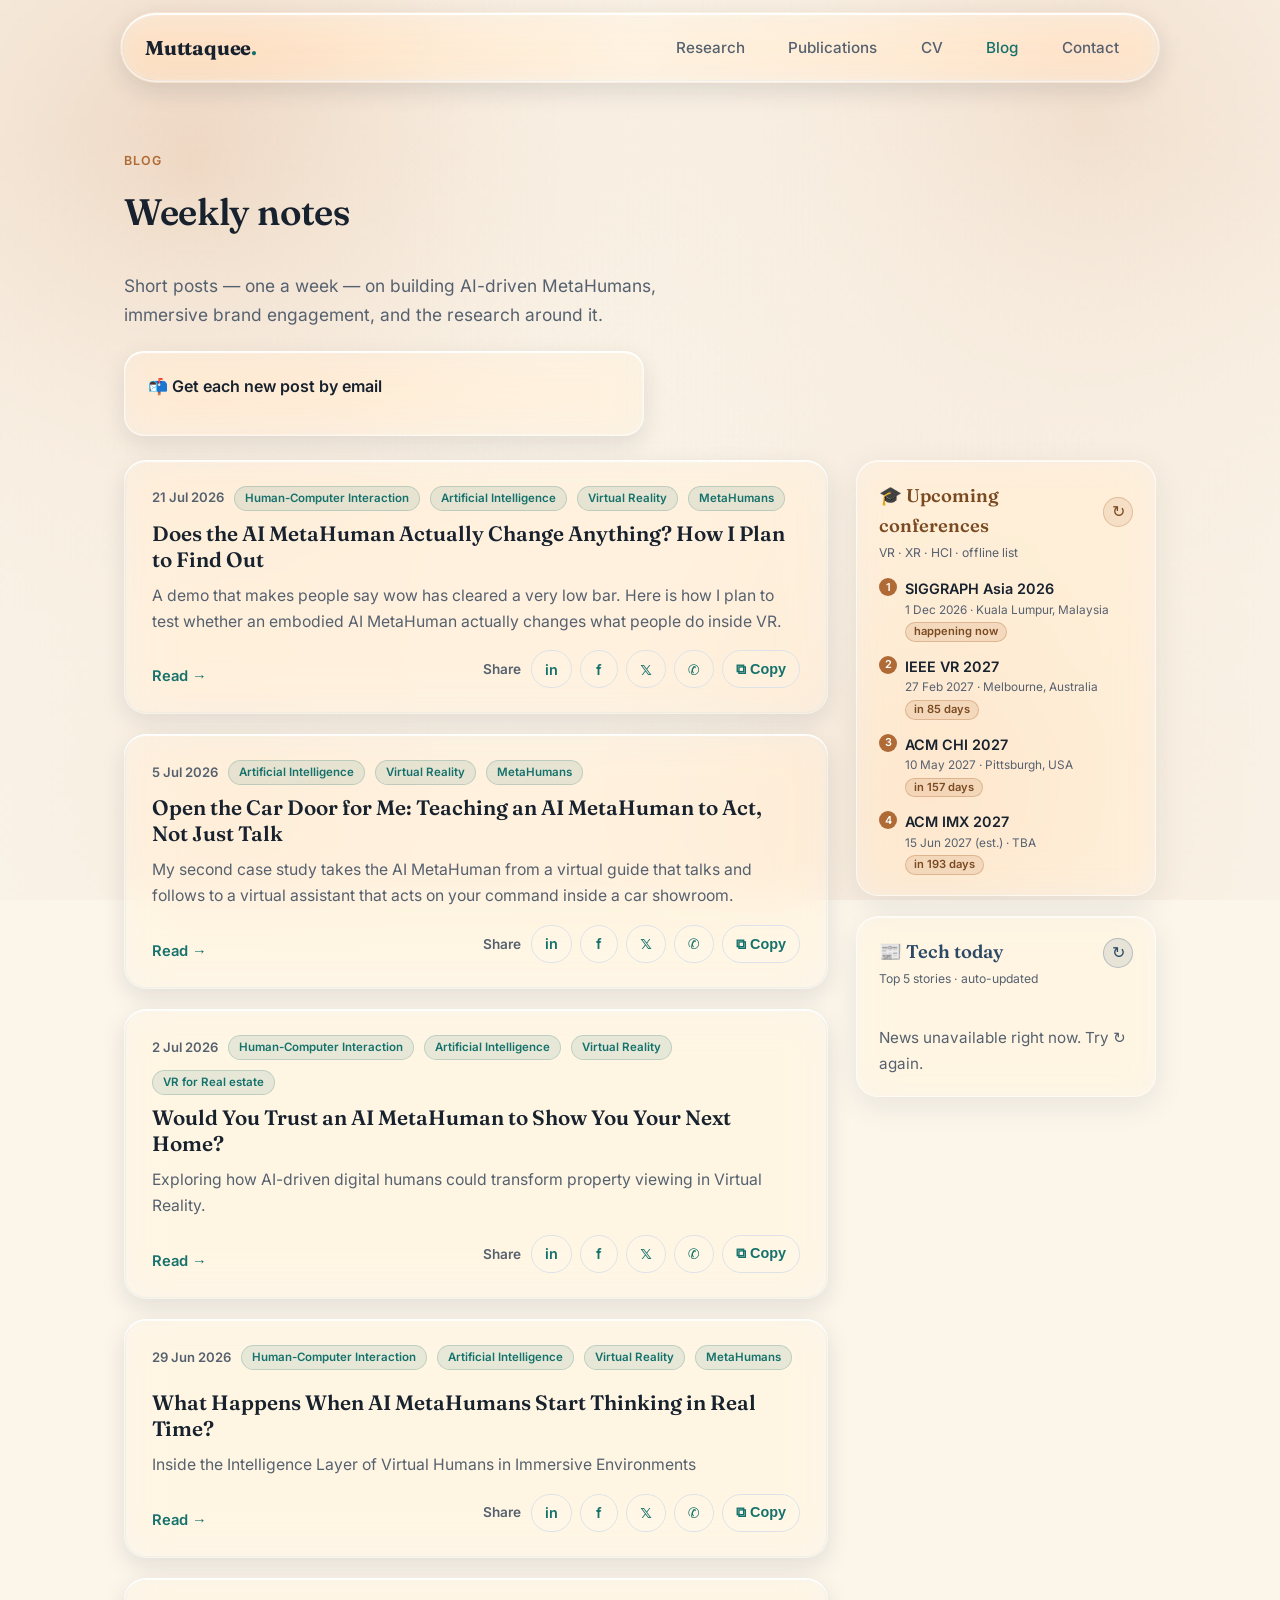
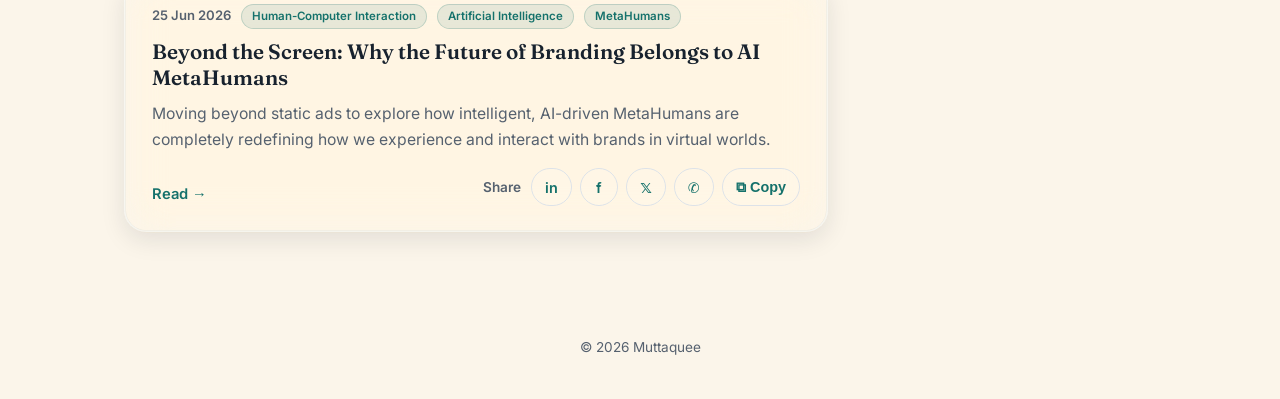
<file: blog.html>
<!DOCTYPE html>
<html lang="en">
<head>
  <meta charset="UTF-8" />
  <meta name="viewport" content="width=device-width, initial-scale=1.0" />
  <title>Blog — Muttaquee</title>
  <meta name="description" content="Weekly notes on AI-driven MetaHumans, immersive brand engagement, VR and HCI research." />
  <link rel="alternate" type="application/rss+xml" title="Muttaquee — Blog" href="feed.xml" />
  <!-- MailerLite Universal -->
  <script>
    (function(w,d,e,u,f,l,n){w[f]=w[f]||function(){(w[f].q=w[f].q||[])
    .push(arguments);},l=d.createElement(e),l.async=1,l.src=u,
    n=d.getElementsByTagName(e)[0],n.parentNode.insertBefore(l,n);})
    (window,document,'script','https://assets.mailerlite.com/js/universal.js','ml');
    ml('account', '2470299');
  </script>
  <link rel="preconnect" href="https://fonts.googleapis.com" />
  <link rel="stylesheet" href="fonts.css?v=9" />
  <link rel="stylesheet" href="style.css?v=64" />
</head>
<body>
  <!-- water ripple background (canvas simulation) -->
  <canvas class="ripple-canvas" aria-hidden="true"></canvas>

  <!-- NAV -->
  <header class="nav">
    <a href="index.html" class="brand">Muttaquee<span class="dot">.</span></a>
    <nav class="nav-links">
      <a href="index.html#research">Research</a>
      <a href="publications.html">Publications</a>
      <a href="cv.html?v=2">CV</a>
      <a href="blog.html" class="active">Blog</a>
      <a href="index.html#contact">Contact</a>
    </nav>
  </header>

  <!-- BLOG LIST -->
  <section class="section blog-head">
    <span class="kicker">Blog</span>
    <h1 class="section-title">Weekly notes</h1>
    <p class="lead">Short posts — one a week — on building AI-driven MetaHumans, immersive brand engagement, and the research around it.</p>

    <div class="sub-inline">
      <p class="sub-inline-label">📬 Get each new post by email</p>
      <div class="ml-embedded" data-form="4wUqQ5"></div>
    </div>
  </section>

  <section class="section blog-list-wrap">
    <div class="blog-grid">
      <ul id="blog-list" class="blog-list">
        <li class="blog-loading muted">Loading posts…</li>
      </ul>
      <aside class="news-side" aria-label="Conferences and technology news">
        <div class="news-box">
          <div class="box-head">
            <h2 class="news-title">🎓 Upcoming conferences</h2>
            <button class="box-reload" id="conf-reload" type="button" title="Reload conferences" aria-label="Reload conferences">↻</button>
          </div>
          <p class="news-sub" id="conf-sub">Open calls you can still submit to · VR · XR · HCI</p>
          <ol id="conf-list" class="news-list"><li class="muted">Loading…</li></ol>
        </div>
        <div class="news-box">
          <div class="box-head">
            <h2 class="news-title">📰 Tech today</h2>
            <button class="box-reload" id="news-reload" type="button" title="Reload news" aria-label="Reload news">↻</button>
          </div>
          <p class="news-sub" id="news-updated">Top 5 stories · auto-updated</p>
          <ol id="news-list" class="news-list"><li class="muted">Loading news…</li></ol>
        </div>
      </aside>
    </div>
  </section>

  <footer class="footer">
    <p>© <span id="year"></span> Muttaquee</p>
  </footer>

  <script src="assets/marked.min.js"></script>
  <script src="assets/confs.js?v=1"></script>
  <script src="script.js?v=20" defer></script>
  <script>
    let POSTS = [];
    function mountGiscus(el, term) {
      if (!el || el.dataset.mounted) return;
      el.dataset.mounted = "1";
      const s = document.createElement("script");
      const attrs = {
        src: "https://giscus.app/client.js",
        "data-repo": "muttaquee/muttaquee.github.io",
        "data-repo-id": "R_kgDOTDXe2A",
        "data-category": "Announcements",
        "data-category-id": "DIC_kwDOTDXe2M4C_6Is",
        "data-mapping": "specific",
        "data-term": term,
        "data-strict": "1",
        "data-reactions-enabled": "1",
        "data-emit-metadata": "0",
        "data-input-position": "bottom",
        "data-theme": "light",
        "data-lang": "en",
        crossorigin: "anonymous",
      };
      Object.entries(attrs).forEach(([k, v]) => s.setAttribute(k, v));
      s.async = true;
      el.appendChild(s);
    }
    function shareButtons(slug, title) {
      const link = location.origin + "/p/" + slug + ".html";
      const u = encodeURIComponent(link);
      const t = encodeURIComponent(title);
      return `<span class="post-share-label">Share</span>
        <a class="share-btn" href="https://www.linkedin.com/sharing/share-offsite/?url=${u}" target="_blank" rel="noopener" aria-label="Share on LinkedIn">in</a>
        <a class="share-btn" href="https://www.facebook.com/sharer/sharer.php?u=${u}" target="_blank" rel="noopener" aria-label="Share on Facebook">f</a>
        <a class="share-btn" href="https://twitter.com/intent/tweet?url=${u}&text=${t}" target="_blank" rel="noopener" aria-label="Share on X">𝕏</a>
        <a class="share-btn" href="https://wa.me/?text=${t}%20${u}" target="_blank" rel="noopener" aria-label="Share on WhatsApp">✆</a>
        <button class="share-btn share-copy" type="button" data-url="${link}" aria-label="Copy link">⧉ Copy</button>`;
    }
    function shareRow(slug, title) {
      return `<div class="post-share">${shareButtons(slug, title)}</div>`;
    }
    (async function renderBlogList() {
      const el = document.getElementById("blog-list");
      try {
        const res = await fetch("posts/index.json?cb=" + Date.now());
        const posts = await res.json();
        posts.sort((a, b) => (a.date < b.date ? 1 : -1)); // newest first
        POSTS = posts;
        if (!posts.length) { el.innerHTML = '<li class="muted">No posts yet — check back soon.</li>'; return; }
        el.innerHTML = posts.map((p) => {
          const d = new Date(p.date + "T00:00:00");
          const date = d.toLocaleDateString("en-GB", { day: "numeric", month: "short", year: "numeric" });
          const tags = (p.tags || []).map((t) => `<span class="blog-tag">${t}</span>`).join("");
          return `
            <li class="blog-card" data-slug="${encodeURIComponent(p.slug)}">
              <div class="blog-card-pad">
                <div class="blog-card-meta"><time>${date}</time>${tags}<span class="blog-views" data-views="${encodeURIComponent(p.slug)}">👁 …</span></div>
                <h2 class="blog-card-title">${p.title}</h2>
                <p class="blog-card-excerpt">${p.excerpt || ""}</p>
                <div class="blog-card-actions">
                  <button class="blog-readmore" type="button" aria-expanded="false">Read →</button>
                  <div class="card-share">${shareButtons(p.slug, p.title)}</div>
                </div>
                <div class="blog-expand-inner">
                  <div class="blog-expand-content post-body" data-loaded="0"></div>
                  <button class="blog-readmore blog-collapse" type="button">Collapse ↑</button>
                </div>
              </div>
            </li>`;
        }).join("");
        loadViewCounts(posts.map((p) => p.slug));
      } catch (e) {
        el.innerHTML = '<li class="muted">Could not load posts.</li>';
      }
    })();

    // ---- per-post read counters (stored in Cloudflare KV via the Worker) ----
    const VIEWS_API = "https://muttaquee-chat.pnanto313.workers.dev/views";
    async function loadViewCounts(slugs) {
      try {
        const res = await fetch(VIEWS_API + "?slugs=" + slugs.map(encodeURIComponent).join(","));
        const counts = await res.json();
        document.querySelectorAll(".blog-views").forEach((s) => {
          const slug = decodeURIComponent(s.dataset.views);
          if (counts[slug] !== undefined) s.textContent = "👁 " + counts[slug] + (counts[slug] === 1 ? " read" : " reads");
          else s.textContent = "";
        });
      } catch (e) {
        document.querySelectorAll(".blog-views").forEach((s) => (s.textContent = ""));
      }
    }
    function countRead(slug) {
      // one count per browser session per post
      const k = "read:" + slug;
      if (sessionStorage.getItem(k)) return;
      sessionStorage.setItem(k, "1");
      fetch(VIEWS_API, {
        method: "POST",
        headers: { "content-type": "application/json" },
        body: JSON.stringify({ slug }),
      }).then((r) => r.json()).then((d) => {
        const s = document.querySelector('.blog-views[data-views="' + encodeURIComponent(slug) + '"]');
        if (s && d.views !== undefined) s.textContent = "👁 " + d.views + (d.views === 1 ? " read" : " reads");
      }).catch(() => {});
    }

    // expand-to-read: clicking "Read" drops the glass card open with the full post
    document.getElementById("blog-list").addEventListener("click", (e) => {
      const copyBtn = e.target.closest(".share-copy");
      if (copyBtn) {
        navigator.clipboard?.writeText(copyBtn.dataset.url);
        const old = copyBtn.textContent;
        copyBtn.textContent = "Copied ✓";
        setTimeout(() => (copyBtn.textContent = old), 1500);
        return;
      }
      let btn = e.target.closest(".blog-readmore");
      if (!btn) {
        // clicking the title toggles the post too
        const title = e.target.closest(".blog-card-title");
        if (!title) return;
        btn = title.closest(".blog-card").querySelector(".blog-card-actions .blog-readmore");
      }
      const card = btn.closest(".blog-card");
      const topBtn = card.querySelector(".blog-card-actions .blog-readmore");
      const content = card.querySelector(".blog-expand-content");

      if (!card.classList.contains("open")) {
        if (content.dataset.loaded === "0") {
          const slug = decodeURIComponent(card.dataset.slug);
          const post = POSTS.find((p) => p.slug === slug);
          if (post) {
            const cover = post.cover ? `<img class="post-cover" src="${post.cover}" alt="" />` : "";
            const video = post.video ? `<video class="post-video" src="${post.video}" controls playsinline></video>` : "";
            content.innerHTML =
              cover + video + marked.parse(post.body || "") + shareRow(slug, post.title) +
              `<div class="post-comments"><h3 class="post-comments-title">💬 Comments &amp; reactions</h3></div>`;
            mountGiscus(content.querySelector(".post-comments"), slug);
          } else {
            content.innerHTML = '<p class="muted">Could not load this post.</p>';
          }
          content.dataset.loaded = "1";
        }
        card.classList.add("open");   // top "Read" hides; full body + bottom "Collapse" reveal
        topBtn.setAttribute("aria-expanded", "true");
        countRead(decodeURIComponent(card.dataset.slug));
      } else {
        card.classList.remove("open");
        topBtn.setAttribute("aria-expanded", "false");
        card.scrollIntoView({ behavior: "smooth", block: "nearest" });
      }
    });

    // ---- Next 5 conferences within 12 months ----
    // Live source: community-maintained HCI conference database (hci-deadlines.github.io);
    // merged with the curated list in assets/confs.js, which is also the offline fallback.
    const CONF_DB = "https://raw.githubusercontent.com/hci-deadlines/hci-deadlines.github.io/gh-pages/_data/conferences.yml";
    function padIso(s) {
      const m = (s || "").match(/^(\d{4})-(\d{1,2})-(\d{1,2})/);
      return m ? m[1] + "-" + m[2].padStart(2, "0") + "-" + m[3].padStart(2, "0") : "";
    }
    function parseConfYaml(text) {
      return text.split(/\n- /).map((block) => {
        const g = (k) => (block.match(new RegExp("(?:^|\\n)\\s*" + k + ":\\s*'?\"?([^'\"\\n]+)")) || [])[1];
        const title = g("title"), year = g("year"), start = padIso(g("start")), end = padIso(g("end"));
        if (!title || !start) return null;
        return { name: (title + " " + (year || "")).trim(), full: title, start, end: end || start,
                 deadline: padIso(g("deadline")), location: g("place") || "", url: g("link") || "#" };
      }).filter(Boolean);
    }
    async function loadConfs(fresh) {
      const el = document.getElementById("conf-list");
      const sub = document.getElementById("conf-sub");
      el.innerHTML = '<li class="muted">Loading…</li>';
      let confs = [];
      let dbOk = false;
      try {
        const res = await fetch(CONF_DB + (fresh ? "?cb=" + Date.now() : ""));
        confs = parseConfYaml(await res.text());
        dbOk = confs.length > 0;
        sub.textContent = "Open calls you can still submit to · VR · XR · HCI";
      } catch (e) {
        sub.textContent = "VR · XR · HCI · offline list";
      }
      // keep only conferences relevant to VR / XR / immersive tech / MetaHumans
      const RELEVANT = /virtual reality|augmented|mixed reality|\bxr\b|\bvr\b|ismar|vrst|\bimx\b|\bchi\b|siggraph|\bsui\b|spatial user|aixvr|metaverse|avatar|\biva\b|interactive media|3d user/i;
      confs = confs.filter((c) => RELEVANT.test(c.name + " " + (c.full || "")));
      const now = new Date();
      // keep open calls + a 30-day grace window (poster/demo/late-breaking calls often open after the paper deadline)
      const grace = new Date(now.getTime() - 30 * 86400000);
      confs = confs.filter((c) => !c.deadline || new Date(c.deadline + "T23:59:59") >= grace);
      // normalised key: drop (Round N), IEEE/ACM prefixes, punctuation
      const keyOf = (n) => n.replace(/\s*\(.*?\)\s*/g, " ").toLowerCase().replace(/\b(ieee|acm)\b/g, "").replace(/[^a-z0-9]/g, "");
      // prefer the round with the soonest open deadline, then collapse duplicates
      confs.sort((a, b) => (a.deadline || "9999") < (b.deadline || "9999") ? -1 : 1);
      const seenBase = new Set();
      confs = confs.filter((c) => {
        const base = keyOf(c.name);
        if (seenBase.has(base)) return false;
        seenBase.add(base);
        return true;
      });
      // curated list is the offline fallback only (it has no deadline info)
      if (!dbOk) {
        (window.CONFERENCES || []).forEach((c) => {
          if (!seenBase.has(keyOf(c.name))) confs.push(c);
        });
      }
      // deadline-driven: any conference you can still submit to is shown, whatever year it happens
      const upcoming = confs
        .filter((c) => new Date((c.end || c.start) + "T23:59:59") >= now)
        .sort((a, b) => (a.start < b.start ? -1 : 1))
        .slice(0, 12);
      if (!upcoming.length) { el.innerHTML = '<li class="muted">No upcoming events found.</li>'; return; }
      const fmt = (iso) => new Date(iso + "T00:00:00").toLocaleDateString("en-GB", { day: "numeric", month: "short", year: "numeric" });
      el.innerHTML = upcoming.map((c) => {
        let chip;
        if (c.deadline) {
          const dd = Math.ceil((new Date(c.deadline + "T23:59:59") - now) / 86400000);
          chip = dd >= 0
            ? "submit by " + fmt(c.deadline) + " (" + dd + "d left)"
            : "papers closed · late calls may be open";
        } else {
          const days = Math.ceil((new Date(c.start + "T00:00:00") - now) / 86400000);
          chip = days <= 0 ? "happening now" : "in " + days + " days";
        }
        return `<li class="news-item">
          <a href="${c.url}" target="_blank" rel="noopener" title="${c.full || ""}">${c.name}</a>
          <span class="news-meta">${fmt(c.start)}${c.estimated ? " (est.)" : ""} · ${c.location}</span>
          <span class="conf-when">${chip}</span>
        </li>`;
      }).join("");
    }

    // ---- Top 5 tech news (served by the Cloudflare Worker, edge-cached 30 min) ----
    async function loadNews(fresh) {
      const el = document.getElementById("news-list");
      const sub = document.getElementById("news-updated");
      el.innerHTML = '<li class="muted">Loading news…</li>';
      try {
        const cb = fresh ? Date.now() : Math.floor(Date.now() / 900000);
        const res = await fetch("https://muttaquee-chat.pnanto313.workers.dev/news?cb=" + cb);
        const data = await res.json();
        if (!data.items || !data.items.length) throw new Error("empty");
        el.innerHTML = data.items.map((n) => {
          const ago = (() => {
            const m = Math.max(1, Math.round((Date.now() - n.time) / 60000));
            if (m < 60) return m + "m ago";
            const h = Math.round(m / 60);
            if (h < 24) return h + "h ago";
            return Math.round(h / 24) + "d ago";
          })();
          return `<li class="news-item">
            <a href="${n.link}" target="_blank" rel="noopener">${n.title}</a>
            <span class="news-meta">${n.source} · ${ago}</span>
          </li>`;
        }).join("");
        const d = new Date(data.updated);
        sub.textContent = "Top 5 stories · updated " + d.toLocaleTimeString("en-GB", { hour: "2-digit", minute: "2-digit" });
      } catch (e) {
        el.innerHTML = '<li class="muted">News unavailable right now. Try ↻ again.</li>';
      }
    }

    function wireReload(btnId, fn) {
      const b = document.getElementById(btnId);
      b.addEventListener("click", async () => {
        b.classList.add("spin");
        await fn(true);
        b.classList.remove("spin");
      });
    }
    wireReload("conf-reload", loadConfs);
    wireReload("news-reload", loadNews);
    loadConfs(false);
    loadNews(false);
  </script>
</body>
</html>
</file>
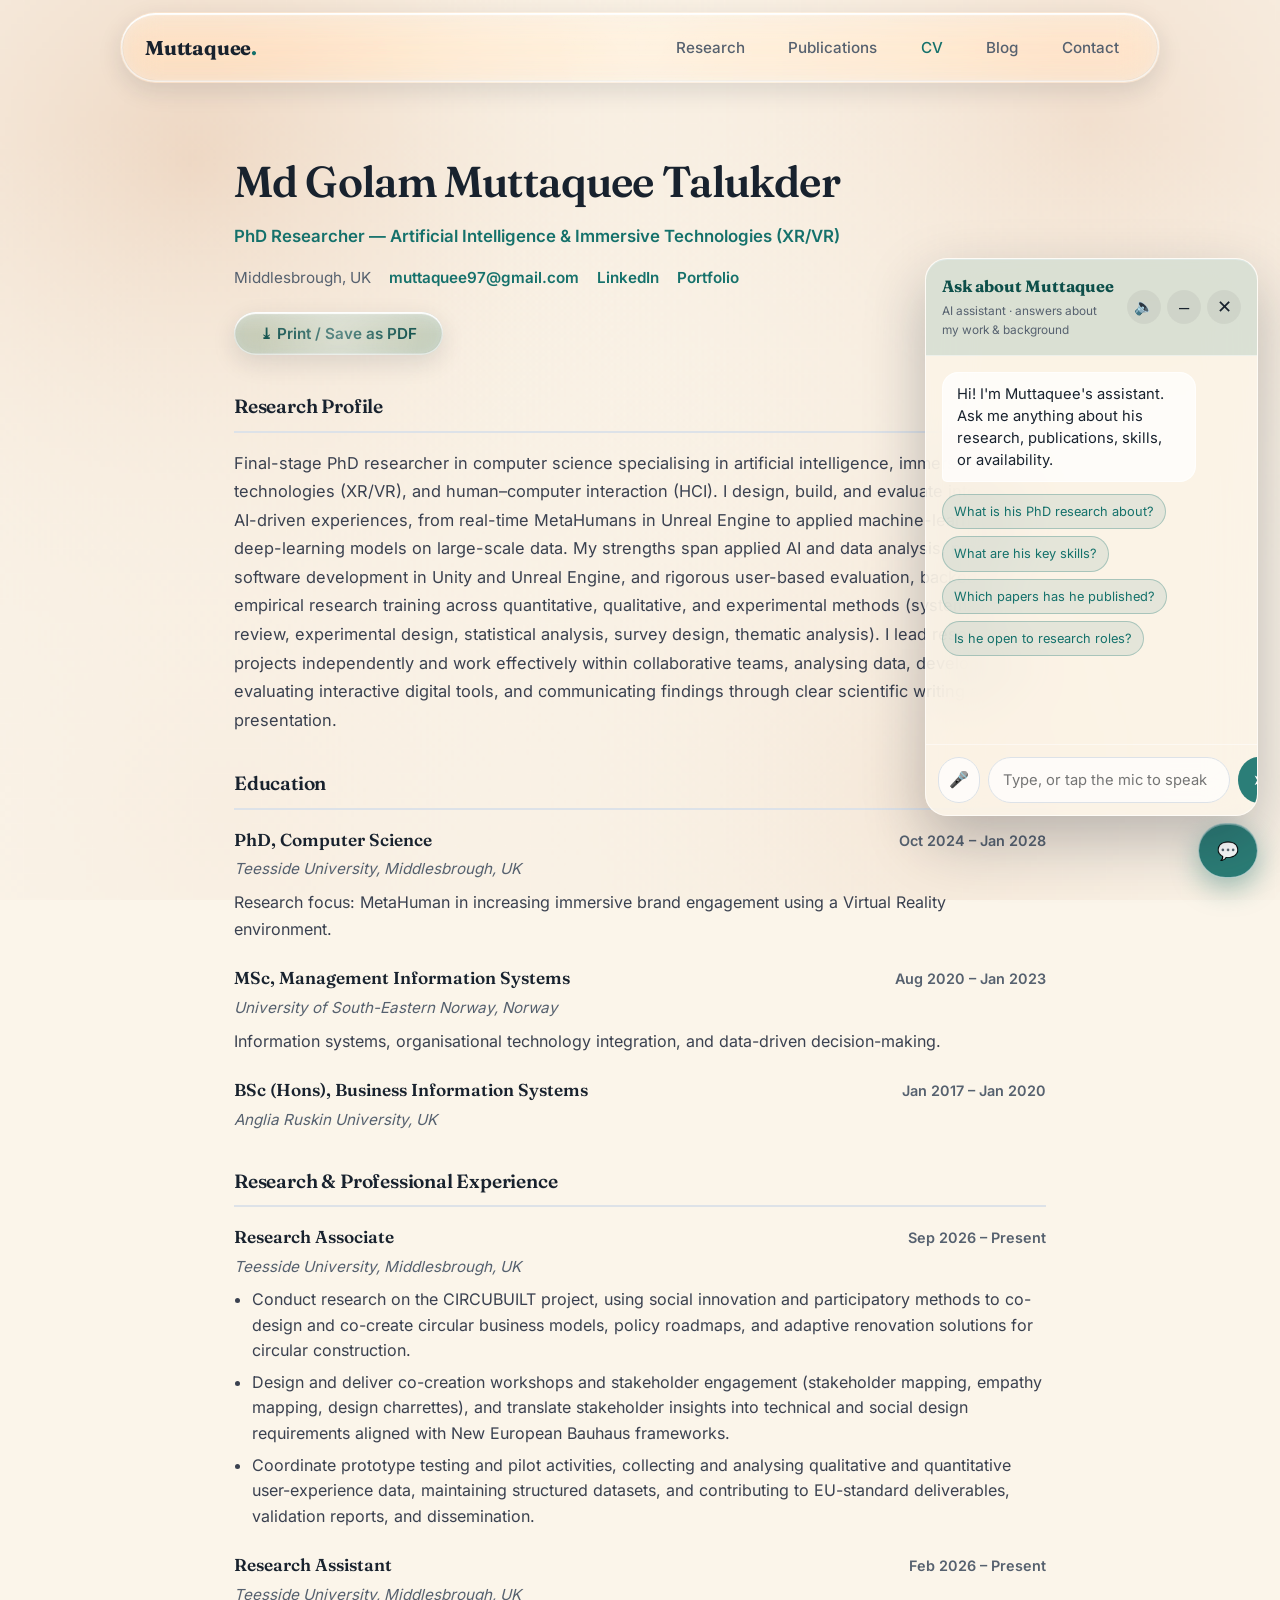
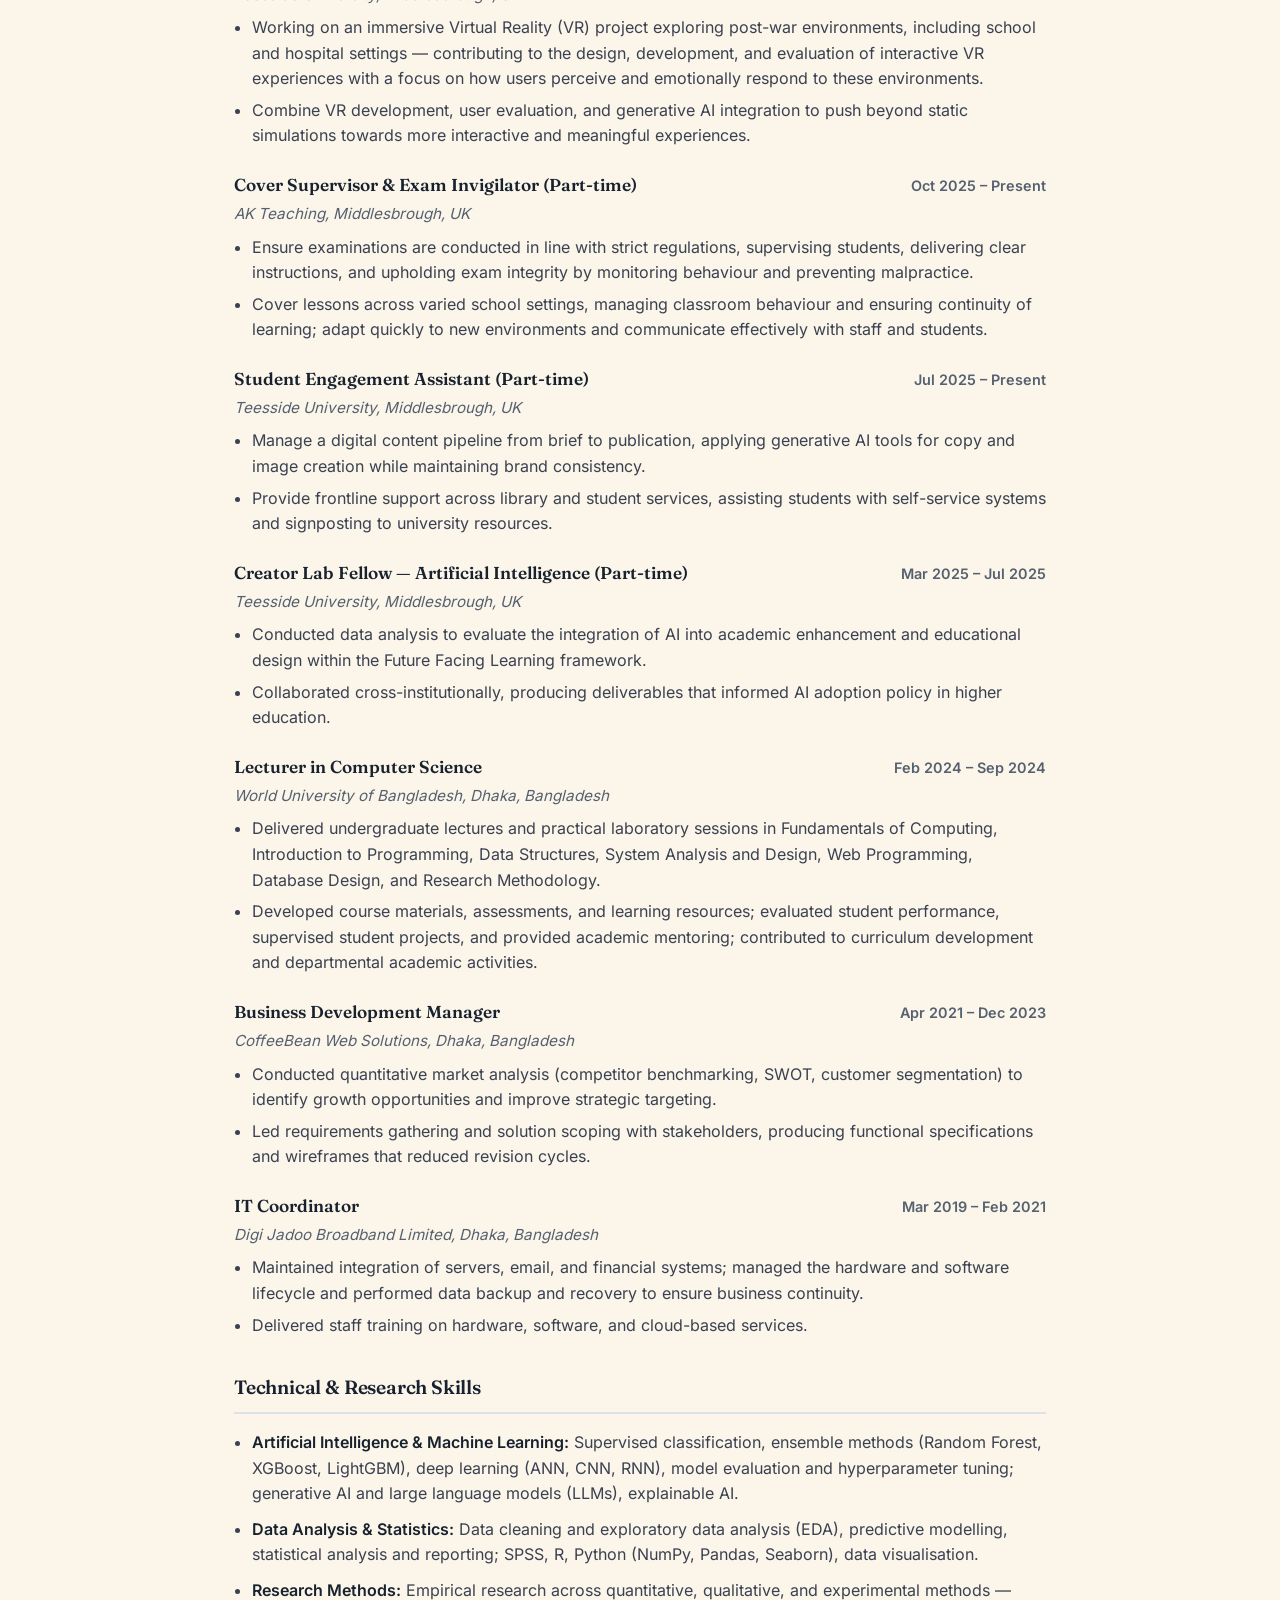
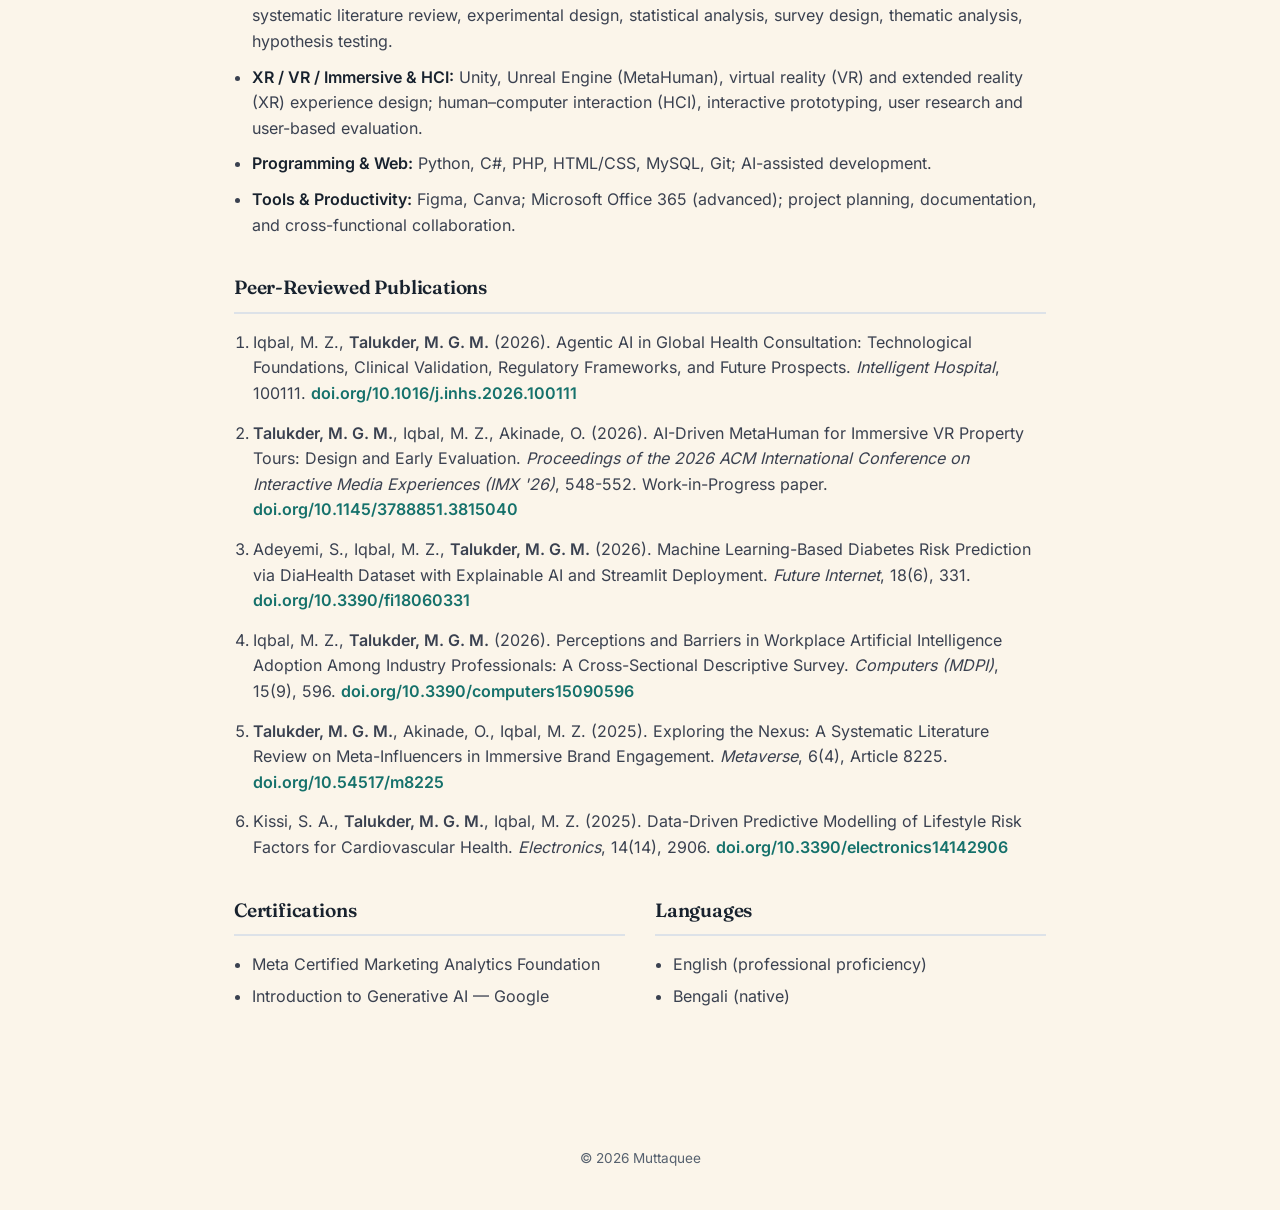
<file: cv.html>
<!DOCTYPE html>
<html lang="en">
<head>
  <meta charset="UTF-8" />
  <meta name="viewport" content="width=device-width, initial-scale=1.0" />
  <title>CV — Md Golam Muttaquee Talukder</title>
  <meta name="description" content="Curriculum Vitae of Md Golam Muttaquee Talukder — PhD researcher in AI, immersive technologies (XR/VR) and HCI." />
  <link rel="preconnect" href="https://fonts.googleapis.com" />
  <link rel="stylesheet" href="fonts.css?v=9" />
  <link rel="stylesheet" href="style.css?v=64" />
</head>
<body>
  <canvas class="ripple-canvas" aria-hidden="true"></canvas>

  <header class="nav">
    <a href="index.html" class="brand">Muttaquee<span class="dot">.</span></a>
    <nav class="nav-links">
      <a href="index.html#research">Research</a>
      <a href="publications.html">Publications</a>
      <a href="cv.html?v=2" class="active">CV</a>
      <a href="blog.html">Blog</a>
      <a href="index.html#contact">Contact</a>
    </nav>
  </header>

  <main class="section cv">
    <!-- HEADER -->
    <header class="cv-header">
      <h1>Md Golam Muttaquee Talukder</h1>
      <p class="cv-role">PhD Researcher — Artificial Intelligence &amp; Immersive Technologies (XR/VR)</p>
      <div class="cv-contact">
        <span>Middlesbrough, UK</span>
        <a href="mailto:muttaquee97@gmail.com">muttaquee97@gmail.com</a>
        <a href="https://www.linkedin.com/in/muttaquee/" target="_blank" rel="noopener">LinkedIn</a>
        <a href="https://muttaquee.github.io" target="_blank" rel="noopener">Portfolio</a>
      </div>
      <button class="btn btn-primary cv-print" type="button" onclick="window.print()">⤓ Print / Save as PDF</button>
    </header>

    <!-- PROFILE -->
    <section class="cv-section">
      <h2 class="cv-h">Research Profile</h2>
      <p class="cv-profile">
        Final-stage PhD researcher in computer science specialising in artificial intelligence, immersive
        technologies (XR/VR), and human–computer interaction (HCI). I design, build, and evaluate interactive
        AI-driven experiences, from real-time MetaHumans in Unreal Engine to applied machine-learning and
        deep-learning models on large-scale data. My strengths span applied AI and data analysis, practical
        software development in Unity and Unreal Engine, and rigorous user-based evaluation, backed by
        empirical research training across quantitative, qualitative, and experimental methods (systematic
        review, experimental design, statistical analysis, survey design, thematic analysis). I lead research projects independently
        and work effectively within collaborative teams, analysing data, developing and evaluating interactive
        digital tools, and communicating findings through clear scientific writing and presentation.
      </p>
    </section>

    <!-- EDUCATION -->
    <section class="cv-section">
      <h2 class="cv-h">Education</h2>
      <div class="cv-entry">
        <div class="cv-entry-head"><h3>PhD, Computer Science</h3><span class="cv-dates">Oct 2024 – Jan 2028</span></div>
        <p class="cv-org">Teesside University, Middlesbrough, UK</p>
        <p class="cv-desc">Research focus: MetaHuman in increasing immersive brand engagement using a Virtual Reality environment.</p>
      </div>
      <div class="cv-entry">
        <div class="cv-entry-head"><h3>MSc, Management Information Systems</h3><span class="cv-dates">Aug 2020 – Jan 2023</span></div>
        <p class="cv-org">University of South-Eastern Norway, Norway</p>
        <p class="cv-desc">Information systems, organisational technology integration, and data-driven decision-making.</p>
      </div>
      <div class="cv-entry">
        <div class="cv-entry-head"><h3>BSc (Hons), Business Information Systems</h3><span class="cv-dates">Jan 2017 – Jan 2020</span></div>
        <p class="cv-org">Anglia Ruskin University, UK</p>
      </div>
    </section>

    <!-- EXPERIENCE -->
    <section class="cv-section">
      <h2 class="cv-h">Research &amp; Professional Experience</h2>

      <div class="cv-entry">
        <div class="cv-entry-head"><h3>Research Associate</h3><span class="cv-dates">Sep 2026 – Present</span></div>
        <p class="cv-org">Teesside University, Middlesbrough, UK</p>
        <ul class="cv-bullets">
          <li>Conduct research on the CIRCUBUILT project, using social innovation and participatory methods to co-design and co-create circular business models, policy roadmaps, and adaptive renovation solutions for circular construction.</li>
          <li>Design and deliver co-creation workshops and stakeholder engagement (stakeholder mapping, empathy mapping, design charrettes), and translate stakeholder insights into technical and social design requirements aligned with New European Bauhaus frameworks.</li>
          <li>Coordinate prototype testing and pilot activities, collecting and analysing qualitative and quantitative user-experience data, maintaining structured datasets, and contributing to EU-standard deliverables, validation reports, and dissemination.</li>
        </ul>
      </div>

      <div class="cv-entry">
        <div class="cv-entry-head"><h3>Research Assistant</h3><span class="cv-dates">Feb 2026 – Present</span></div>
        <p class="cv-org">Teesside University, Middlesbrough, UK</p>
        <ul class="cv-bullets">
          <li>Working on an immersive Virtual Reality (VR) project exploring post-war environments, including school and hospital settings — contributing to the design, development, and evaluation of interactive VR experiences with a focus on how users perceive and emotionally respond to these environments.</li>
          <li>Combine VR development, user evaluation, and generative AI integration to push beyond static simulations towards more interactive and meaningful experiences.</li>
        </ul>
      </div>

      <div class="cv-entry">
        <div class="cv-entry-head"><h3>Cover Supervisor &amp; Exam Invigilator (Part-time)</h3><span class="cv-dates">Oct 2025 – Present</span></div>
        <p class="cv-org">AK Teaching, Middlesbrough, UK</p>
        <ul class="cv-bullets">
          <li>Ensure examinations are conducted in line with strict regulations, supervising students, delivering clear instructions, and upholding exam integrity by monitoring behaviour and preventing malpractice.</li>
          <li>Cover lessons across varied school settings, managing classroom behaviour and ensuring continuity of learning; adapt quickly to new environments and communicate effectively with staff and students.</li>
        </ul>
      </div>

      <div class="cv-entry">
        <div class="cv-entry-head"><h3>Student Engagement Assistant (Part-time)</h3><span class="cv-dates">Jul 2025 – Present</span></div>
        <p class="cv-org">Teesside University, Middlesbrough, UK</p>
        <ul class="cv-bullets">
          <li>Manage a digital content pipeline from brief to publication, applying generative AI tools for copy and image creation while maintaining brand consistency.</li>
          <li>Provide frontline support across library and student services, assisting students with self-service systems and signposting to university resources.</li>
        </ul>
      </div>

      <div class="cv-entry">
        <div class="cv-entry-head"><h3>Creator Lab Fellow — Artificial Intelligence (Part-time)</h3><span class="cv-dates">Mar 2025 – Jul 2025</span></div>
        <p class="cv-org">Teesside University, Middlesbrough, UK</p>
        <ul class="cv-bullets">
          <li>Conducted data analysis to evaluate the integration of AI into academic enhancement and educational design within the Future Facing Learning framework.</li>
          <li>Collaborated cross-institutionally, producing deliverables that informed AI adoption policy in higher education.</li>
        </ul>
      </div>

      <div class="cv-entry">
        <div class="cv-entry-head"><h3>Lecturer in Computer Science</h3><span class="cv-dates">Feb 2024 – Sep 2024</span></div>
        <p class="cv-org">World University of Bangladesh, Dhaka, Bangladesh</p>
        <ul class="cv-bullets">
          <li>Delivered undergraduate lectures and practical laboratory sessions in Fundamentals of Computing, Introduction to Programming, Data Structures, System Analysis and Design, Web Programming, Database Design, and Research Methodology.</li>
          <li>Developed course materials, assessments, and learning resources; evaluated student performance, supervised student projects, and provided academic mentoring; contributed to curriculum development and departmental academic activities.</li>
        </ul>
      </div>

      <div class="cv-entry">
        <div class="cv-entry-head"><h3>Business Development Manager</h3><span class="cv-dates">Apr 2021 – Dec 2023</span></div>
        <p class="cv-org">CoffeeBean Web Solutions, Dhaka, Bangladesh</p>
        <ul class="cv-bullets">
          <li>Conducted quantitative market analysis (competitor benchmarking, SWOT, customer segmentation) to identify growth opportunities and improve strategic targeting.</li>
          <li>Led requirements gathering and solution scoping with stakeholders, producing functional specifications and wireframes that reduced revision cycles.</li>
        </ul>
      </div>

      <div class="cv-entry">
        <div class="cv-entry-head"><h3>IT Coordinator</h3><span class="cv-dates">Mar 2019 – Feb 2021</span></div>
        <p class="cv-org">Digi Jadoo Broadband Limited, Dhaka, Bangladesh</p>
        <ul class="cv-bullets">
          <li>Maintained integration of servers, email, and financial systems; managed the hardware and software lifecycle and performed data backup and recovery to ensure business continuity.</li>
          <li>Delivered staff training on hardware, software, and cloud-based services.</li>
        </ul>
      </div>
    </section>

    <!-- SKILLS -->
    <section class="cv-section">
      <h2 class="cv-h">Technical &amp; Research Skills</h2>
      <ul class="cv-skills">
        <li><strong>Artificial Intelligence &amp; Machine Learning:</strong> Supervised classification, ensemble methods (Random Forest, XGBoost, LightGBM), deep learning (ANN, CNN, RNN), model evaluation and hyperparameter tuning; generative AI and large language models (LLMs), explainable AI.</li>
        <li><strong>Data Analysis &amp; Statistics:</strong> Data cleaning and exploratory data analysis (EDA), predictive modelling, statistical analysis and reporting; SPSS, R, Python (NumPy, Pandas, Seaborn), data visualisation.</li>
        <li><strong>Research Methods:</strong> Empirical research across quantitative, qualitative, and experimental methods — systematic literature review, experimental design, statistical analysis, survey design, thematic analysis, hypothesis testing.</li>
        <li><strong>XR / VR / Immersive &amp; HCI:</strong> Unity, Unreal Engine (MetaHuman), virtual reality (VR) and extended reality (XR) experience design; human–computer interaction (HCI), interactive prototyping, user research and user-based evaluation.</li>
        <li><strong>Programming &amp; Web:</strong> Python, C#, PHP, HTML/CSS, MySQL, Git; AI-assisted development.</li>
        <li><strong>Tools &amp; Productivity:</strong> Figma, Canva; Microsoft Office 365 (advanced); project planning, documentation, and cross-functional collaboration.</li>
      </ul>
    </section>

    <!-- PUBLICATIONS -->
    <section class="cv-section">
      <h2 class="cv-h">Peer-Reviewed Publications</h2>
      <ol class="cv-pubs" id="cv-publication-list"><li class="muted">Loading…</li></ol>
    </section>

    <!-- CERTIFICATIONS + LANGUAGES -->
    <section class="cv-section cv-two">
      <div>
        <h2 class="cv-h">Certifications</h2>
        <ul class="cv-bullets">
          <li>Meta Certified Marketing Analytics Foundation</li>
          <li>Introduction to Generative AI — Google</li>
        </ul>
      </div>
      <div>
        <h2 class="cv-h">Languages</h2>
        <ul class="cv-bullets">
          <li>English (professional proficiency)</li>
          <li>Bengali (native)</li>
        </ul>
      </div>
    </section>
  </main>

  <footer class="footer">
    <p>© <span id="year"></span> Muttaquee</p>
  </footer>

  <script src="papers.js?v=17" defer></script>
  <script src="script.js?v=20" defer></script>
  <script src="assets/askme.js?v=4" defer></script>
</body>
</html>
</file>
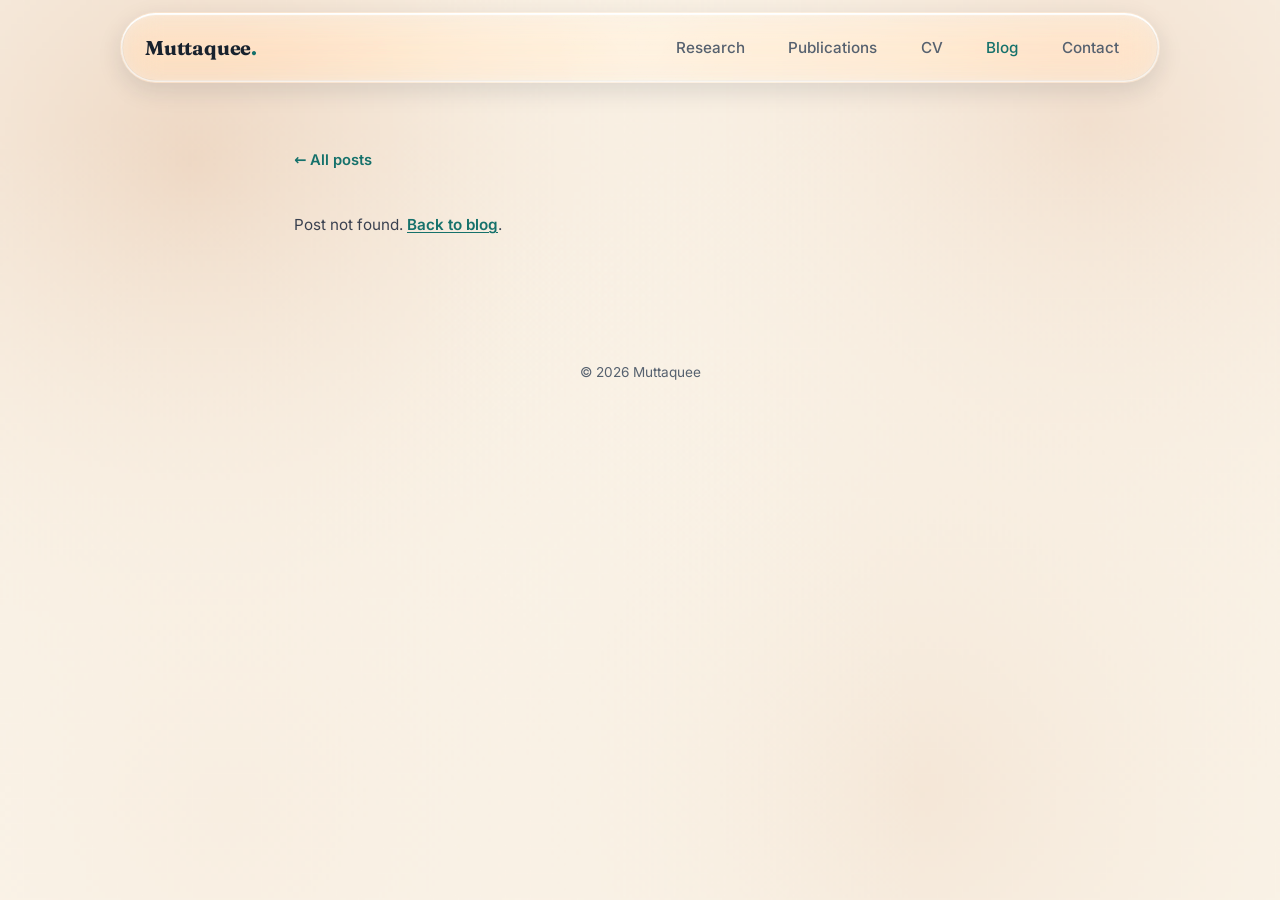
<file: post.html>
<!DOCTYPE html>
<html lang="en">
<head>
  <meta charset="UTF-8" />
  <meta name="viewport" content="width=device-width, initial-scale=1.0" />
  <title>Blog — Muttaquee</title>
  <meta name="description" content="A weekly note by Muttaquee on AI-driven MetaHumans and immersive brand engagement." />
  <link rel="preconnect" href="https://fonts.googleapis.com" />
  <link rel="stylesheet" href="fonts.css?v=9" />
  <link rel="stylesheet" href="style.css?v=64" />
</head>
<body>
  <!-- water ripple background (canvas simulation) -->
  <canvas class="ripple-canvas" aria-hidden="true"></canvas>

  <!-- NAV -->
  <header class="nav">
    <a href="index.html" class="brand">Muttaquee<span class="dot">.</span></a>
    <nav class="nav-links">
      <a href="index.html#research">Research</a>
      <a href="publications.html">Publications</a>
      <a href="cv.html?v=2">CV</a>
      <a href="blog.html" class="active">Blog</a>
      <a href="index.html#contact">Contact</a>
    </nav>
  </header>

  <!-- ARTICLE -->
  <article class="section post">
    <a href="blog.html" class="post-back">← All posts</a>
    <div class="post-meta" id="post-meta"></div>
    <div class="post-body" id="post-body">
      <p class="muted">Loading…</p>
    </div>
  </article>

  <footer class="footer">
    <p>© <span id="year"></span> Muttaquee</p>
  </footer>

  <script src="assets/marked.min.js"></script>
  <script src="script.js?v=20" defer></script>
  <script>
    (async function renderPost() {
      const body = document.getElementById("post-body");
      const metaEl = document.getElementById("post-meta");
      // query param survives the GitHub OAuth redirect (hash does not); fall back to hash for old links
      const slug = new URLSearchParams(location.search).get("slug") || decodeURIComponent(location.hash.slice(1));
      if (!slug || !/^[a-z0-9-]+$/i.test(slug)) {
        body.innerHTML = '<p class="muted">Post not found. <a href="blog.html">Back to blog</a>.</p>';
        return;
      }
      try {
        // post meta from the index
        const idx = await (await fetch("posts/index.json?cb=" + Date.now())).json();
        const meta = idx.find((p) => p.slug === slug);
        let titleHtml = "";
        if (meta) {
          document.title = meta.title + " — Muttaquee";
          const d = new Date(meta.date + "T00:00:00");
          const date = d.toLocaleDateString("en-GB", { day: "numeric", month: "long", year: "numeric" });
          const tags = (meta.tags || []).map((t) => `<span class="blog-tag">${t}</span>`).join("");
          metaEl.innerHTML = `<time>${date}</time>${tags}`;
          titleHtml = `<h1>${meta.title}</h1>`;
        }
        // body comes from the index (embedded; avoids the Jekyll .md 404)
        const md = (meta && meta.body) || "";
        const cover = meta && meta.cover ? `<img class="post-cover" src="${meta.cover}" alt="" />` : "";
        const video = meta && meta.video ? `<video class="post-video" src="${meta.video}" controls playsinline></video>` : "";
        const link = location.origin + "/p/" + slug + ".html";
        const u = encodeURIComponent(link), t = encodeURIComponent((meta && meta.title) || "");
        const share = `<div class="post-share">
          <span class="post-share-label">Share</span>
          <a class="share-btn" href="https://www.linkedin.com/sharing/share-offsite/?url=${u}" target="_blank" rel="noopener" aria-label="Share on LinkedIn">in</a>
          <a class="share-btn" href="https://www.facebook.com/sharer/sharer.php?u=${u}" target="_blank" rel="noopener" aria-label="Share on Facebook">f</a>
          <a class="share-btn" href="https://twitter.com/intent/tweet?url=${u}&text=${t}" target="_blank" rel="noopener" aria-label="Share on X">𝕏</a>
          <a class="share-btn" href="https://wa.me/?text=${t}%20${u}" target="_blank" rel="noopener" aria-label="Share on WhatsApp">✆</a>
          <button class="share-btn share-copy" type="button" data-url="${link}" aria-label="Copy link">⧉ Copy</button>
        </div>`;
        body.innerHTML = titleHtml + cover + video + marked.parse(md) + share +
          `<div class="post-comments"><h3 class="post-comments-title">💬 Comments &amp; reactions</h3></div>`;
        body.addEventListener("click", (e) => {
          const c = e.target.closest(".share-copy");
          if (!c) return;
          navigator.clipboard?.writeText(c.dataset.url);
          const old = c.textContent; c.textContent = "Copied ✓";
          setTimeout(() => (c.textContent = old), 1500);
        });
        // Giscus comments + reactions, mapped to this post's slug
        const g = document.createElement("script");
        const attrs = {
          src: "https://giscus.app/client.js",
          "data-repo": "muttaquee/muttaquee.github.io",
          "data-repo-id": "R_kgDOTDXe2A",
          "data-category": "Announcements",
          "data-category-id": "DIC_kwDOTDXe2M4C_6Is",
          "data-mapping": "specific",
          "data-term": slug,
          "data-strict": "1",
          "data-reactions-enabled": "1",
          "data-emit-metadata": "0",
          "data-input-position": "bottom",
          "data-theme": "light",
          "data-lang": "en",
          crossorigin: "anonymous",
        };
        Object.entries(attrs).forEach(([k, v]) => g.setAttribute(k, v));
        g.async = true;
        document.querySelector(".post-comments").appendChild(g);
        // count this read (once per browser session)
        if (!sessionStorage.getItem("read:" + slug)) {
          sessionStorage.setItem("read:" + slug, "1");
          fetch("https://muttaquee-chat.pnanto313.workers.dev/views", {
            method: "POST", headers: { "content-type": "application/json" },
            body: JSON.stringify({ slug: slug }),
          }).catch(() => {});
        }
      } catch (e) {
        body.innerHTML = '<p class="muted">Could not load this post. <a href="blog.html">Back to blog</a>.</p>';
      }
    })();
  </script>
</body>
</html>
</file>
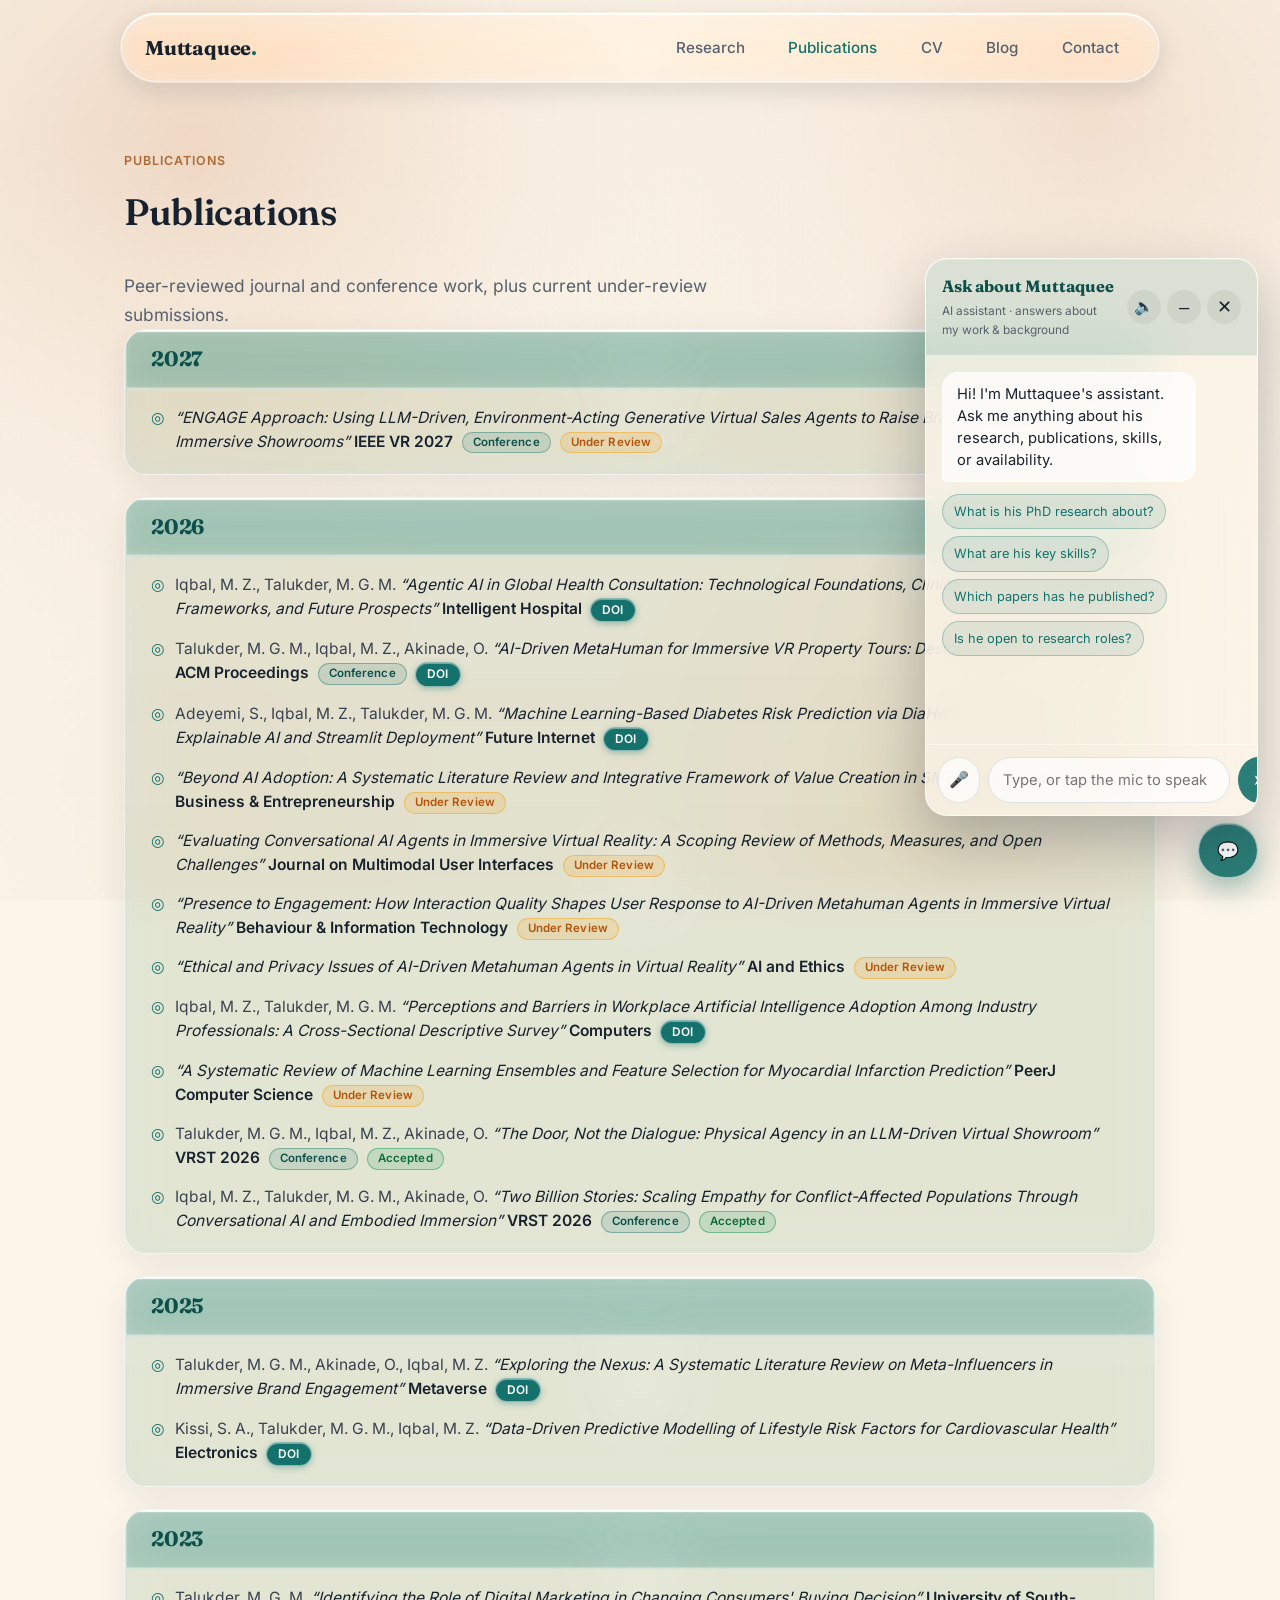
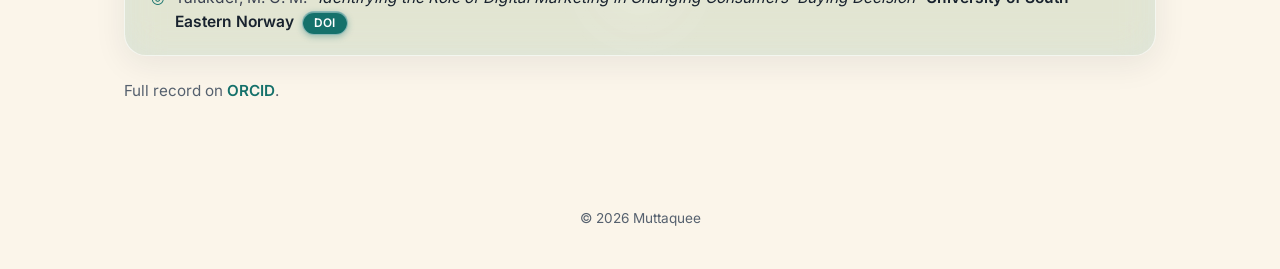
<file: publications.html>
<!DOCTYPE html>
<html lang="en">
<head>
  <meta charset="UTF-8" />
  <meta name="viewport" content="width=device-width, initial-scale=1.0" />
  <title>Publications — Muttaquee</title>
  <meta name="description" content="Peer-reviewed and under-review publications by Md Golam Muttaquee Talukder — AI, VR/XR and HCI research." />
  <link rel="stylesheet" href="fonts.css?v=9" />
  <link rel="stylesheet" href="style.css?v=64" />
</head>
<body>
  <!-- water ripple background (canvas simulation) -->
  <canvas class="ripple-canvas" aria-hidden="true"></canvas>

  <!-- NAV -->
  <header class="nav">
    <a href="index.html" class="brand">Muttaquee<span class="dot">.</span></a>
    <nav class="nav-links">
      <a href="index.html#research">Research</a>
      <a href="publications.html" class="active">Publications</a>
      <a href="cv.html?v=2">CV</a>
      <a href="blog.html">Blog</a>
      <a href="index.html#contact">Contact</a>
    </nav>
  </header>

  <!-- PUBLICATIONS -->
  <section class="section">
    <span class="kicker">Publications</span>
    <h1 class="section-title">Publications</h1>
    <p class="lead">Peer-reviewed journal and conference work, plus current under-review submissions.</p>
    <div class="pub-groups" id="publication-list"><p class="muted">Loading publications…</p></div>
    <p class="muted">Full record on <a href="https://orcid.org/0009-0007-3708-7727" target="_blank" rel="noopener">ORCID</a>.</p>
  </section>

  <footer class="footer">
    <p>© <span id="year"></span> Muttaquee</p>
  </footer>

  <script src="papers.js?v=17" defer></script>
  <script src="script.js?v=20" defer></script>
  <script src="assets/askme.js?v=4" defer></script>
</body>
</html>
</file>
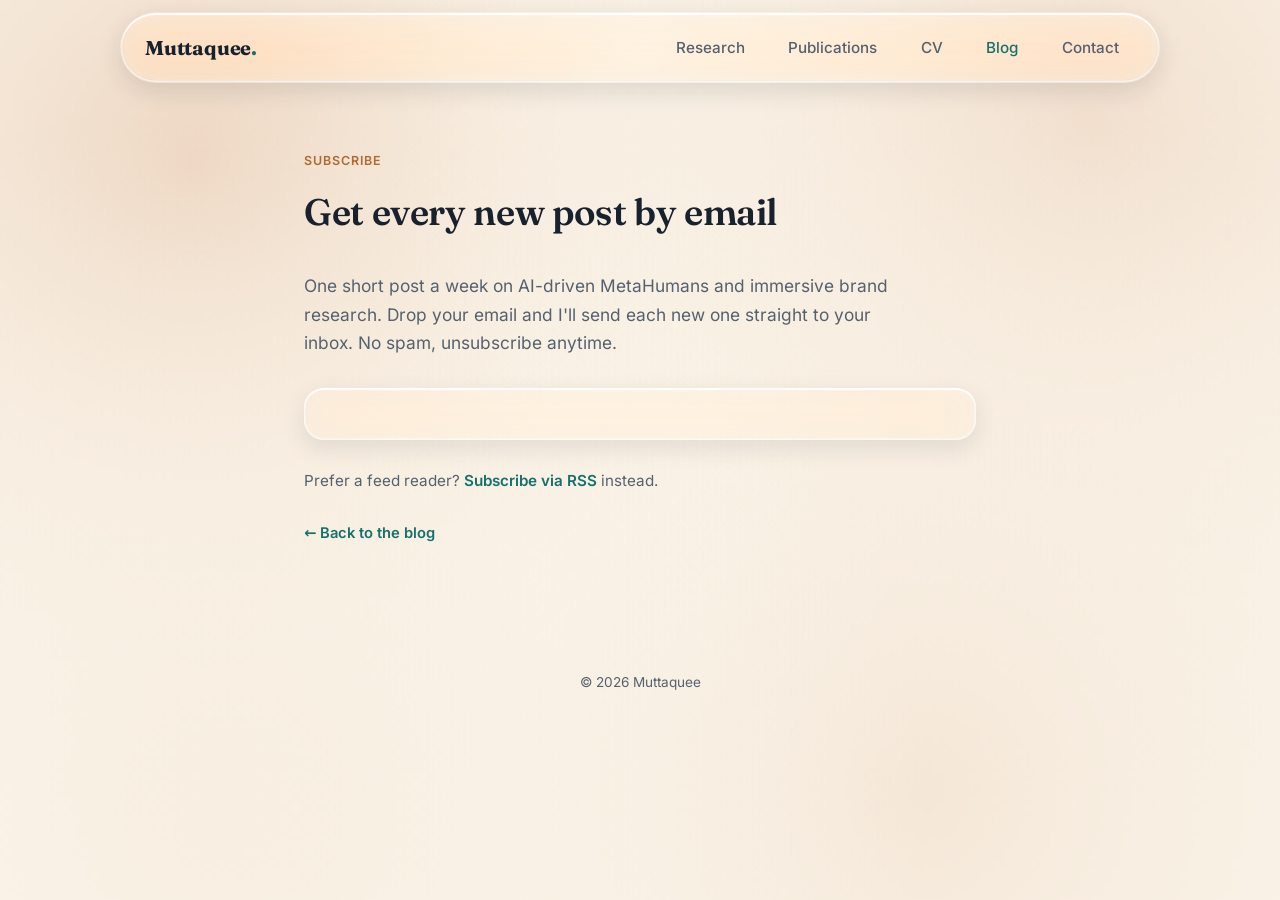
<file: subscribe.html>
<!DOCTYPE html>
<html lang="en">
<head>
  <meta charset="UTF-8" />
  <meta name="viewport" content="width=device-width, initial-scale=1.0" />
  <title>Subscribe — Muttaquee</title>
  <meta name="description" content="Get Muttaquee's weekly blog posts by email." />
  <link rel="alternate" type="application/rss+xml" title="Muttaquee — Blog" href="feed.xml" />
  <link rel="preconnect" href="https://fonts.googleapis.com" />
  <link rel="stylesheet" href="fonts.css?v=9" />
  <link rel="stylesheet" href="style.css?v=64" />
  <!-- MailerLite Universal -->
  <script>
    (function(w,d,e,u,f,l,n){w[f]=w[f]||function(){(w[f].q=w[f].q||[])
    .push(arguments);},l=d.createElement(e),l.async=1,l.src=u,
    n=d.getElementsByTagName(e)[0],n.parentNode.insertBefore(l,n);})
    (window,document,'script','https://assets.mailerlite.com/js/universal.js','ml');
    ml('account', '2470299');
  </script>
</head>
<body>
  <canvas class="ripple-canvas" aria-hidden="true"></canvas>

  <header class="nav">
    <a href="index.html" class="brand">Muttaquee<span class="dot">.</span></a>
    <nav class="nav-links">
      <a href="index.html#research">Research</a>
      <a href="publications.html">Publications</a>
      <a href="cv.html?v=2">CV</a>
      <a href="blog.html" class="active">Blog</a>
      <a href="index.html#contact">Contact</a>
    </nav>
  </header>

  <section class="section subscribe">
    <span class="kicker">Subscribe</span>
    <h1 class="section-title">Get every new post by email</h1>
    <p class="lead">One short post a week on AI-driven MetaHumans and immersive brand research. Drop your email and I'll send each new one straight to your inbox. No spam, unsubscribe anytime.</p>

    <div class="sub-card">
      <!-- MailerLite embedded form -->
      <div class="ml-embedded" data-form="4wUqQ5"></div>
    </div>

    <p class="sub-rss muted">Prefer a feed reader? <a href="feed.xml">Subscribe via RSS</a> instead.</p>

    <a class="post-back" href="blog.html">← Back to the blog</a>
  </section>

  <footer class="footer">
    <p>© <span id="year"></span> Muttaquee</p>
  </footer>

  <script src="script.js?v=20" defer></script>
</body>
</html>
</file>
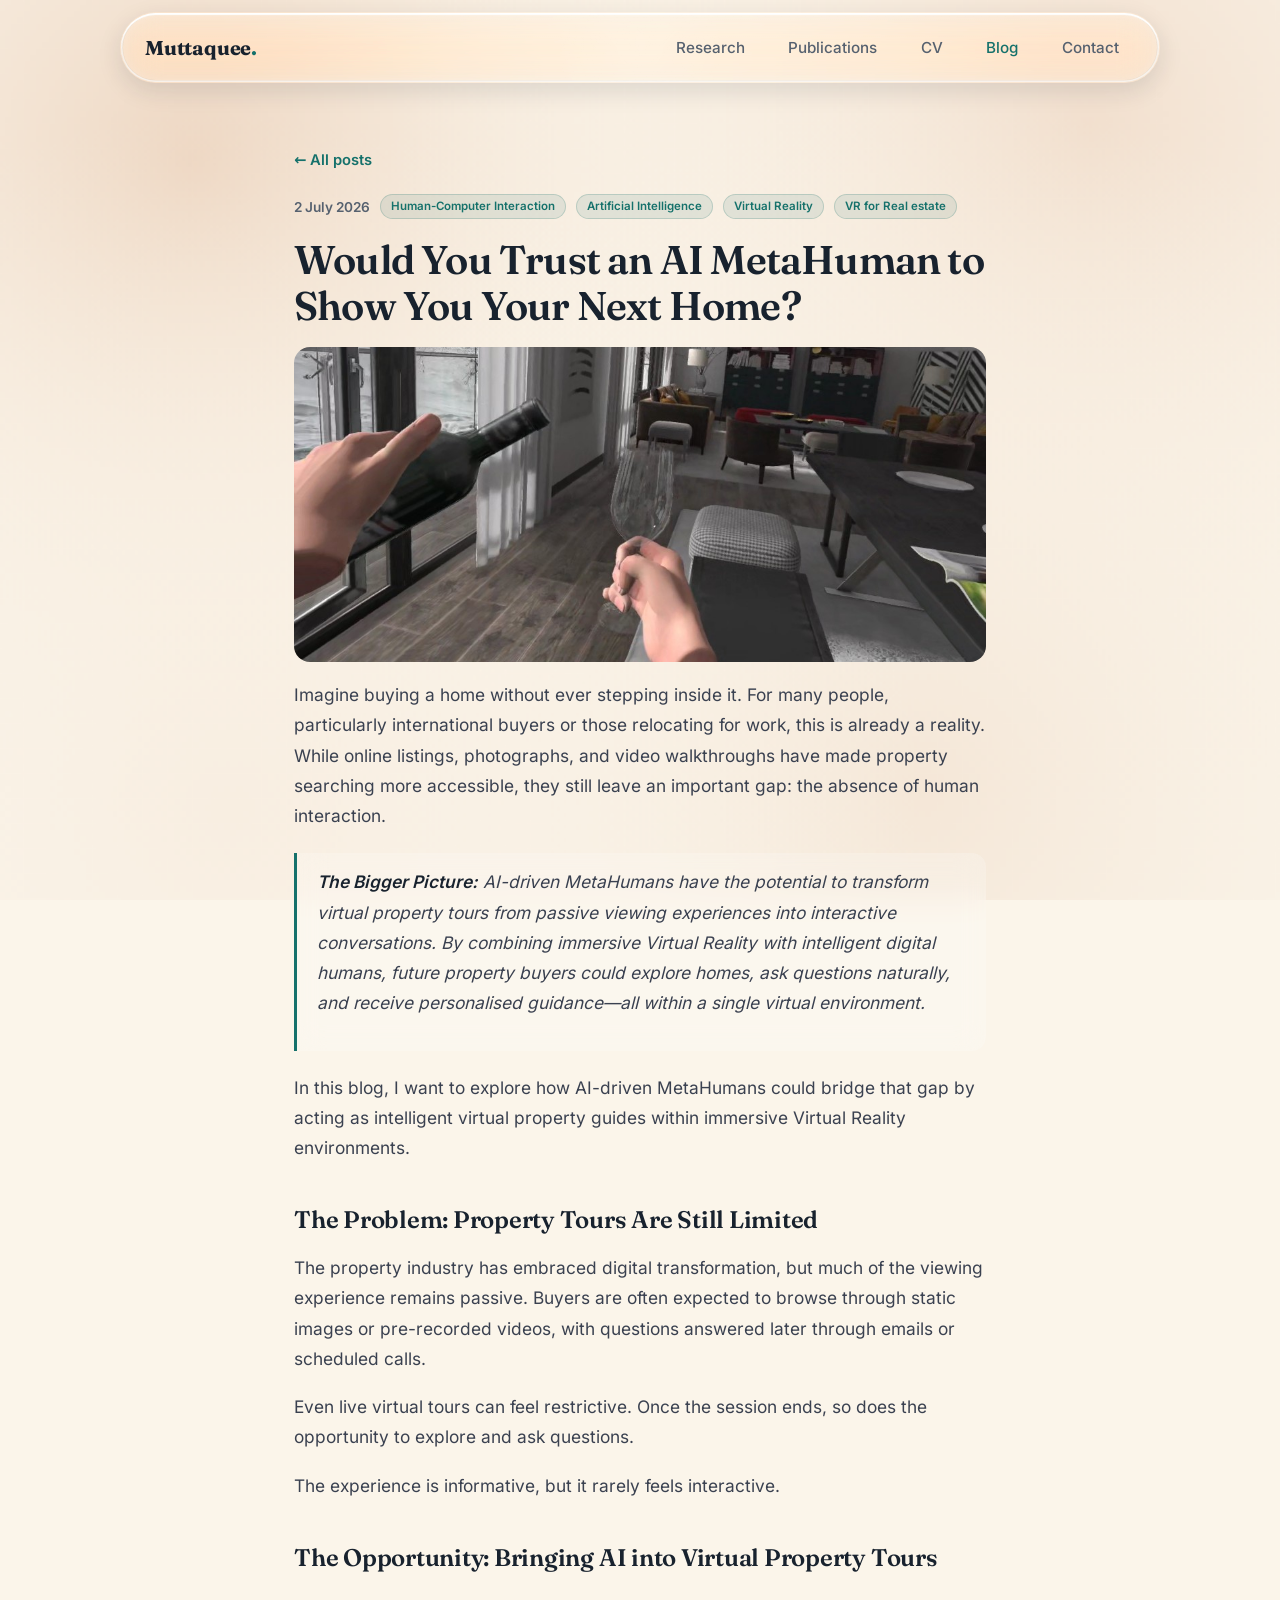
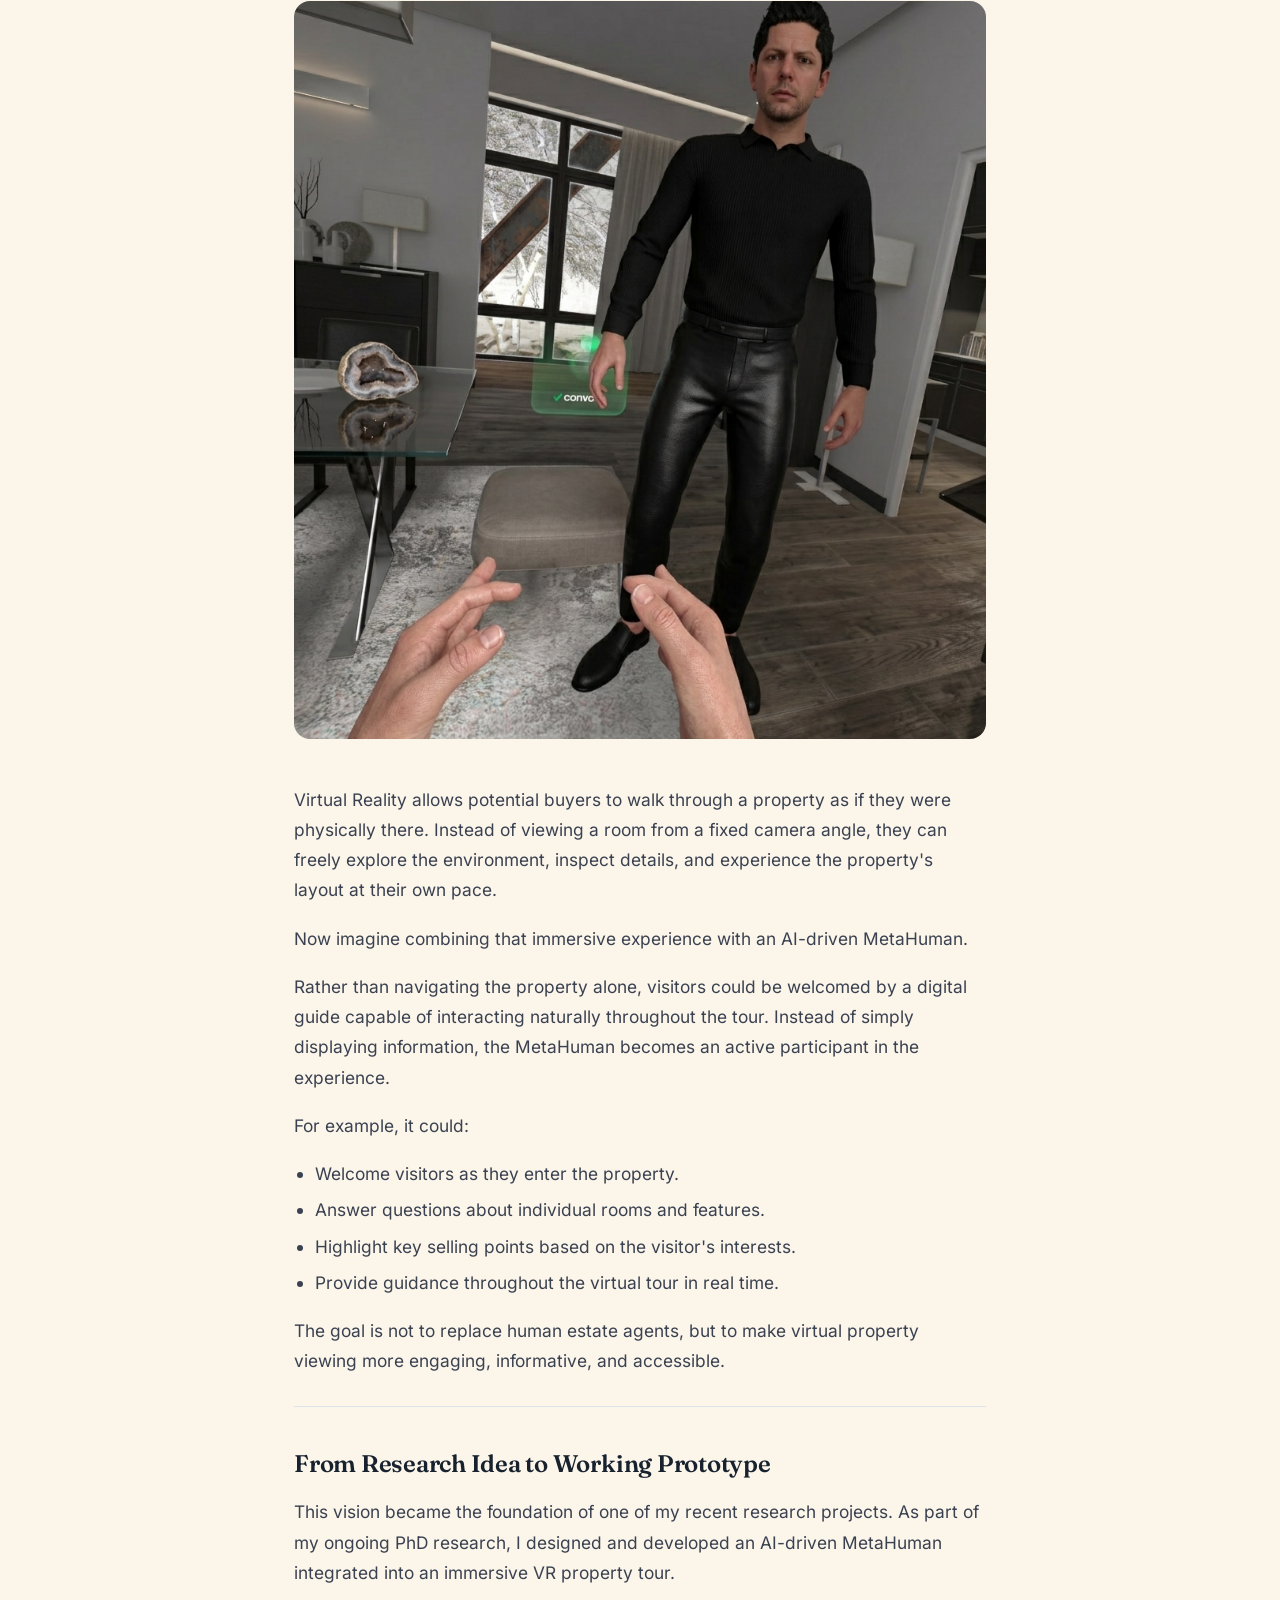
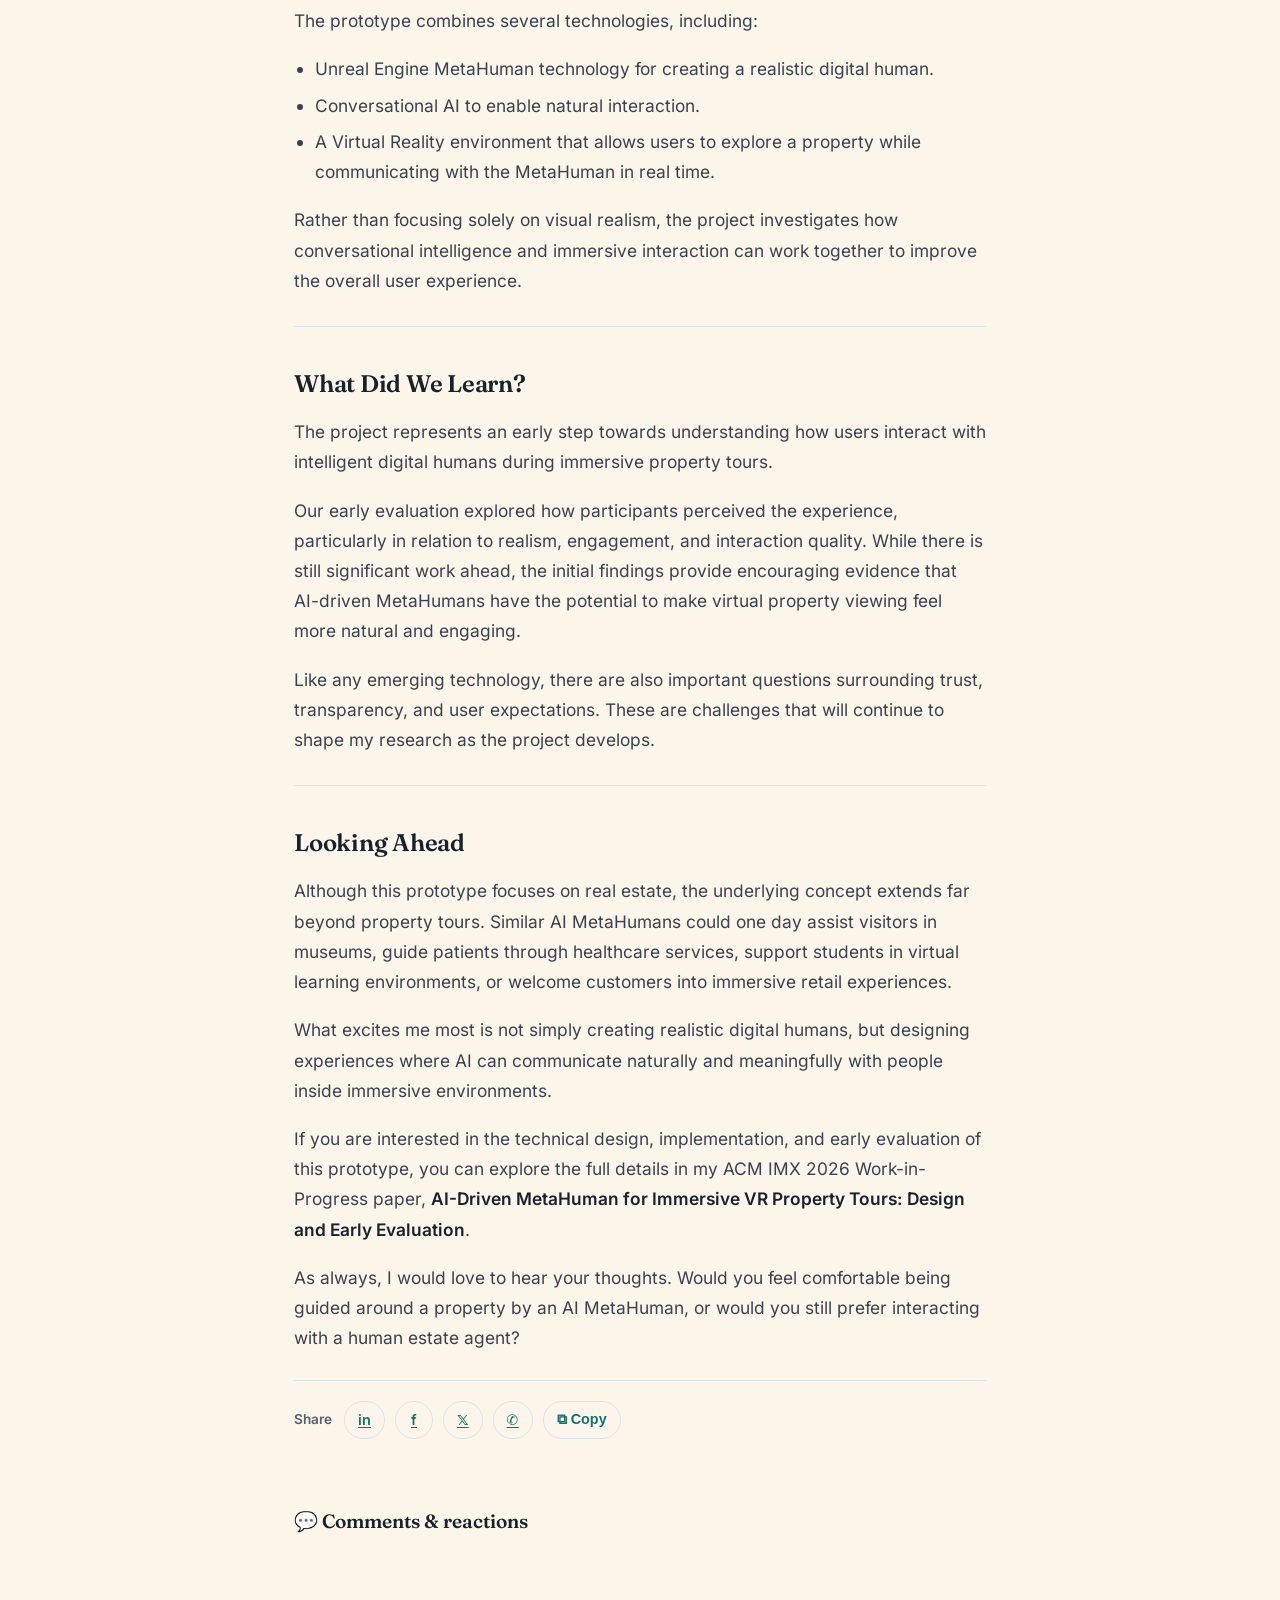
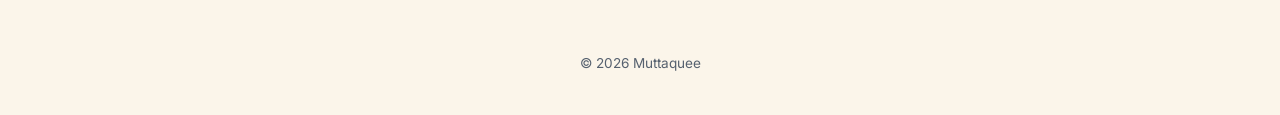
<file: p/ai-digital-humans-vr-property-viewings.html>
<!DOCTYPE html>
<html lang="en">
<head>
  <meta charset="UTF-8" />
  <meta name="viewport" content="width=device-width, initial-scale=1.0" />
  <title>Would You Trust an AI MetaHuman to Show You Your Next Home? — Muttaquee</title>
  <meta name="description" content="Exploring how AI-driven digital humans could transform property viewing in Virtual Reality." />
  <meta property="og:type" content="article" />
  <meta property="og:site_name" content="Muttaquee" />
  <meta property="og:title" content="Would You Trust an AI MetaHuman to Show You Your Next Home?" />
  <meta property="og:description" content="Exploring how AI-driven digital humans could transform property viewing in Virtual Reality." />
  <meta property="og:url" content="https://muttaquee.github.io/p/ai-digital-humans-vr-property-viewings.html" />
  <meta property="og:image" content="https://muttaquee.github.io/assets/uploads/us3.jpeg" />
  <meta name="twitter:card" content="summary_large_image" />
  <meta name="twitter:title" content="Would You Trust an AI MetaHuman to Show You Your Next Home?" />
  <meta name="twitter:description" content="Exploring how AI-driven digital humans could transform property viewing in Virtual Reality." />
  <meta name="twitter:image" content="https://muttaquee.github.io/assets/uploads/us3.jpeg" />
  <link rel="stylesheet" href="../fonts.css?v=9" />
  <link rel="stylesheet" href="../style.css?v=64" />
</head>
<body>
  <canvas class="ripple-canvas" aria-hidden="true"></canvas>
  <header class="nav">
    <a href="../index.html" class="brand">Muttaquee<span class="dot">.</span></a>
    <nav class="nav-links">
      <a href="../index.html#research">Research</a>
      <a href="../publications.html">Publications</a>
      <a href="../cv.html?v=2">CV</a>
      <a href="../blog.html" class="active">Blog</a>
      <a href="../index.html#contact">Contact</a>
    </nav>
  </header>
  <article class="section post">
    <a href="../blog.html" class="post-back">← All posts</a>
    <div class="post-meta" id="post-meta"></div>
    <div class="post-body" id="post-body"><p class="muted">Loading…</p></div>
  </article>
  <footer class="footer"><p>© <span id="year"></span> Muttaquee</p></footer>
  <script src="../assets/marked.min.js"></script>
  <script src="../script.js?v=20" defer></script>
  <script>
    (async function () {
      const slug = "ai-digital-humans-vr-property-viewings";
      const body = document.getElementById("post-body");
      const metaEl = document.getElementById("post-meta");
      try {
        const idx = await (await fetch("../posts/index.json?cb=" + Date.now())).json();
        const meta = idx.find((x) => x.slug === slug);
        let titleHtml = "";
        if (meta) {
          const d = new Date(meta.date + "T00:00:00");
          const date = d.toLocaleDateString("en-GB", { day: "numeric", month: "long", year: "numeric" });
          const tags = (meta.tags || []).map((t) => '<span class="blog-tag">' + t + '</span>').join("");
          metaEl.innerHTML = '<time>' + date + '</time>' + tags;
          titleHtml = "<h1>" + meta.title + "</h1>";
        }
        const md = (meta && meta.body) || "";
        const cover = meta && meta.cover ? '<img class="post-cover" src="..' + meta.cover + '" alt="" />' : "";
        const video = meta && meta.video ? '<video class="post-video" src="..' + meta.video + '" controls playsinline></video>' : "";
        const link = location.origin + "/p/" + slug + ".html";
        const u = encodeURIComponent(link), t = encodeURIComponent((meta && meta.title) || "");
        const share = '<div class="post-share"><span class="post-share-label">Share</span>' +
          '<a class="share-btn" href="https://www.linkedin.com/sharing/share-offsite/?url=' + u + '" target="_blank" rel="noopener">in</a>' +
          '<a class="share-btn" href="https://www.facebook.com/sharer/sharer.php?u=' + u + '" target="_blank" rel="noopener">f</a>' +
          '<a class="share-btn" href="https://twitter.com/intent/tweet?url=' + u + '&text=' + t + '" target="_blank" rel="noopener">𝕏</a>' +
          '<a class="share-btn" href="https://wa.me/?text=' + t + '%20' + u + '" target="_blank" rel="noopener">✆</a>' +
          '<button class="share-btn share-copy" type="button" data-url="' + link + '">⧉ Copy</button></div>';
        body.innerHTML = titleHtml + cover + video + marked.parse(md) + share +
          '<div class="post-comments"><h3 class="post-comments-title">💬 Comments &amp; reactions</h3></div>';
        body.addEventListener("click", (e) => {
          const c = e.target.closest(".share-copy"); if (!c) return;
          navigator.clipboard && navigator.clipboard.writeText(c.dataset.url);
          const o = c.textContent; c.textContent = "Copied ✓"; setTimeout(() => (c.textContent = o), 1500);
        });
        const g = document.createElement("script");
        const at = { src: "https://giscus.app/client.js", "data-repo": "muttaquee/muttaquee.github.io", "data-repo-id": "R_kgDOTDXe2A", "data-category": "Announcements", "data-category-id": "DIC_kwDOTDXe2M4C_6Is", "data-mapping": "specific", "data-term": slug, "data-strict": "1", "data-reactions-enabled": "1", "data-emit-metadata": "0", "data-input-position": "bottom", "data-theme": "light", "data-lang": "en", crossorigin: "anonymous" };
        Object.entries(at).forEach(([k, v]) => g.setAttribute(k, v)); g.async = true;
        document.querySelector(".post-comments").appendChild(g);
        if (!sessionStorage.getItem("read:" + slug)) {
          sessionStorage.setItem("read:" + slug, "1");
          fetch("https://muttaquee-chat.pnanto313.workers.dev/views", {
            method: "POST", headers: { "content-type": "application/json" },
            body: JSON.stringify({ slug: slug }),
          }).catch(function () {});
        }
      } catch (e) {
        body.innerHTML = '<p class="muted">Could not load this post. <a href="../blog.html">Back to blog</a>.</p>';
      }
    })();
  </script>
</body>
</html>
</file>
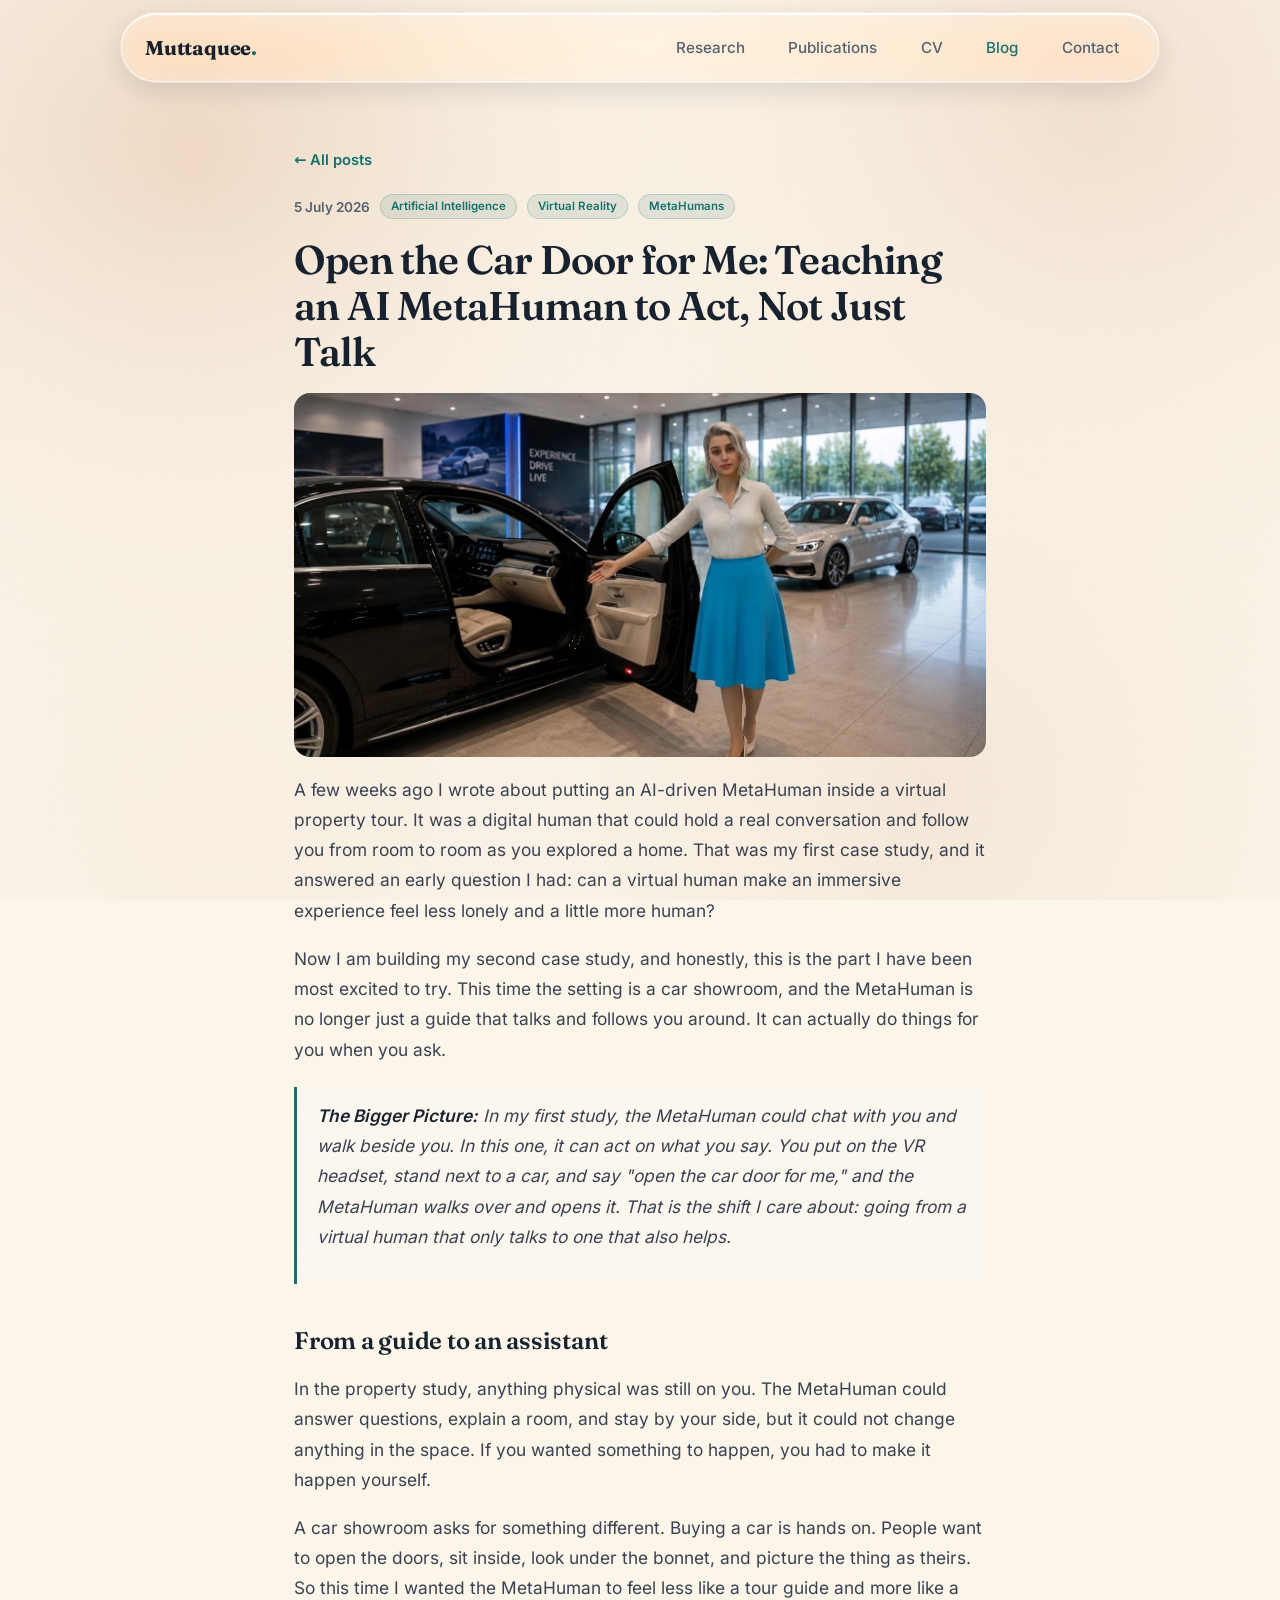
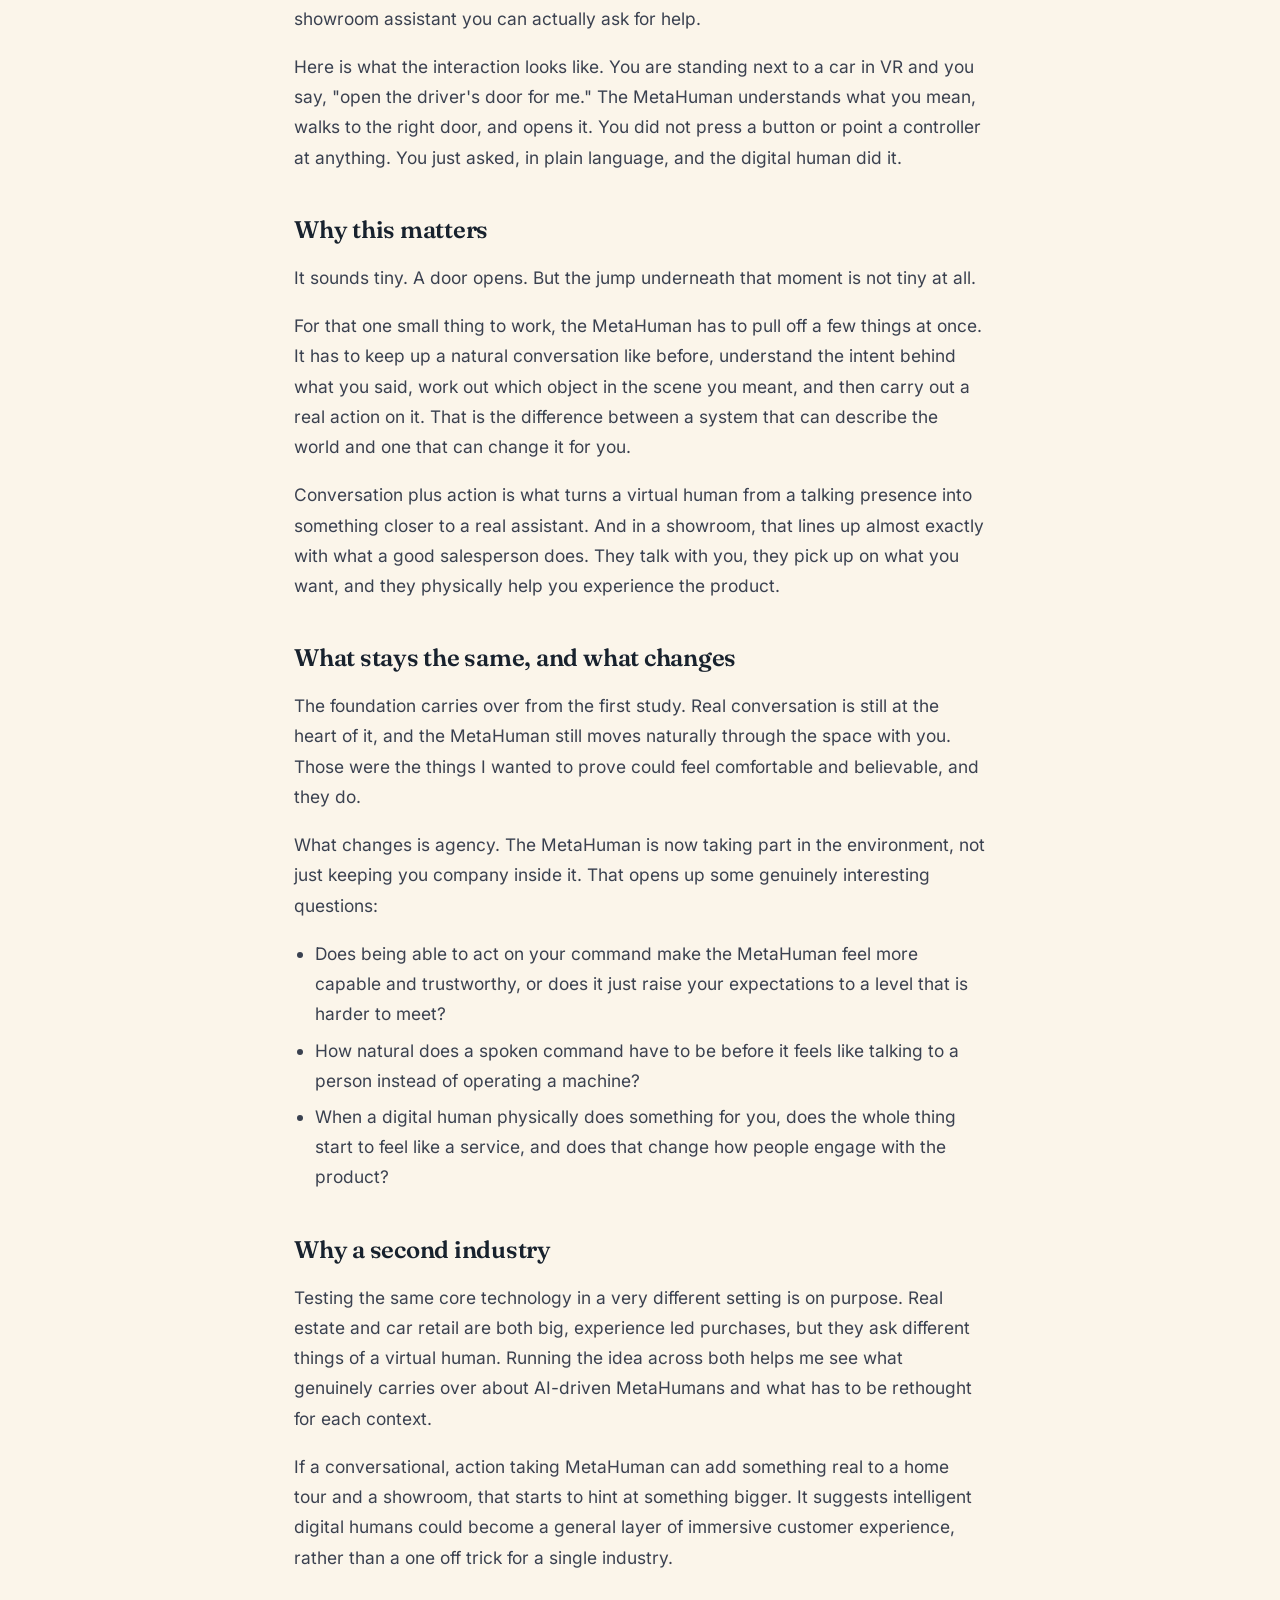
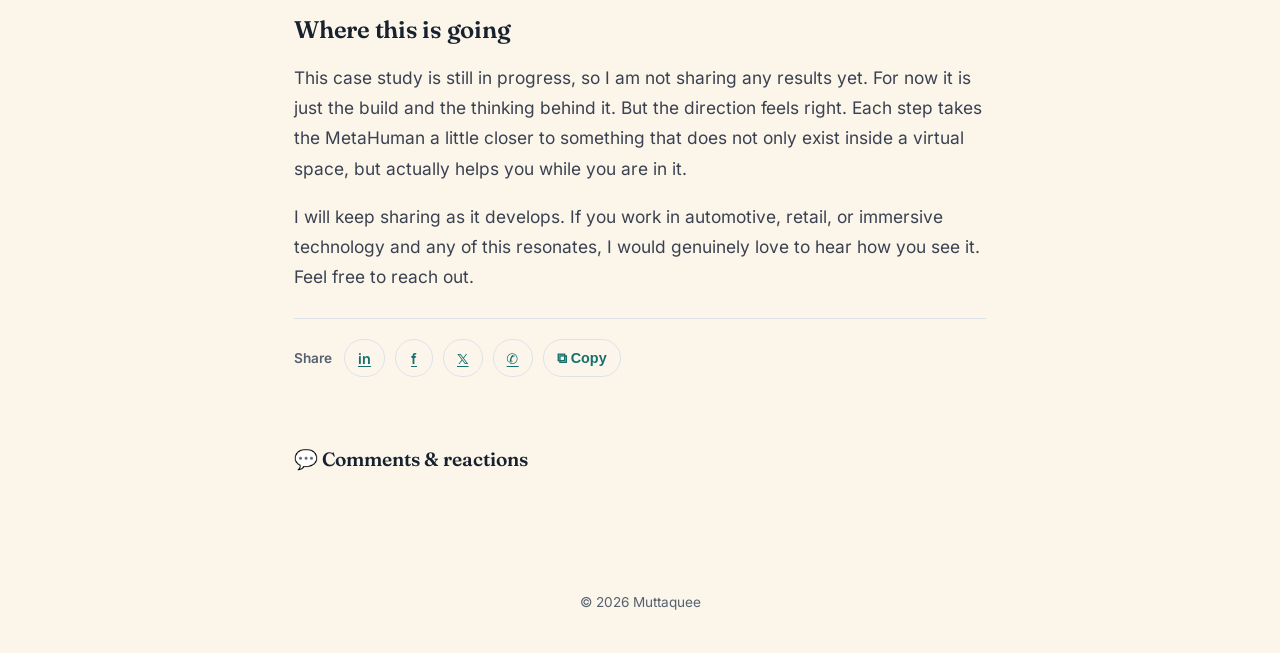
<file: p/ai-metahuman-car-showroom-taking-action.html>
<!DOCTYPE html>
<html lang="en">
<head>
  <meta charset="UTF-8" />
  <meta name="viewport" content="width=device-width, initial-scale=1.0" />
  <title>Open the Car Door for Me: Teaching an AI MetaHuman to Act, Not Just Talk — Muttaquee</title>
  <meta name="description" content="My second case study takes the AI MetaHuman from a virtual guide that talks and follows to a virtual assistant that acts on your command inside a car showroom." />
  <meta property="og:type" content="article" />
  <meta property="og:site_name" content="Muttaquee" />
  <meta property="og:title" content="Open the Car Door for Me: Teaching an AI MetaHuman to Act, Not Just Talk" />
  <meta property="og:description" content="My second case study takes the AI MetaHuman from a virtual guide that talks and follows to a virtual assistant that acts on your command inside a car showroom." />
  <meta property="og:url" content="https://muttaquee.github.io/p/ai-metahuman-car-showroom-taking-action.html" />
  <meta property="og:image" content="https://muttaquee.github.io/assets/uploads/metaa.jpeg" />
  <meta name="twitter:card" content="summary_large_image" />
  <meta name="twitter:title" content="Open the Car Door for Me: Teaching an AI MetaHuman to Act, Not Just Talk" />
  <meta name="twitter:description" content="My second case study takes the AI MetaHuman from a virtual guide that talks and follows to a virtual assistant that acts on your command inside a car showroom." />
  <meta name="twitter:image" content="https://muttaquee.github.io/assets/uploads/metaa.jpeg" />
  <link rel="stylesheet" href="../fonts.css?v=9" />
  <link rel="stylesheet" href="../style.css?v=64" />
</head>
<body>
  <canvas class="ripple-canvas" aria-hidden="true"></canvas>
  <header class="nav">
    <a href="../index.html" class="brand">Muttaquee<span class="dot">.</span></a>
    <nav class="nav-links">
      <a href="../index.html#research">Research</a>
      <a href="../publications.html">Publications</a>
      <a href="../cv.html?v=2">CV</a>
      <a href="../blog.html" class="active">Blog</a>
      <a href="../index.html#contact">Contact</a>
    </nav>
  </header>
  <article class="section post">
    <a href="../blog.html" class="post-back">← All posts</a>
    <div class="post-meta" id="post-meta"></div>
    <div class="post-body" id="post-body"><p class="muted">Loading…</p></div>
  </article>
  <footer class="footer"><p>© <span id="year"></span> Muttaquee</p></footer>
  <script src="../assets/marked.min.js"></script>
  <script src="../script.js?v=20" defer></script>
  <script>
    (async function () {
      const slug = "ai-metahuman-car-showroom-taking-action";
      const body = document.getElementById("post-body");
      const metaEl = document.getElementById("post-meta");
      try {
        const idx = await (await fetch("../posts/index.json?cb=" + Date.now())).json();
        const meta = idx.find((x) => x.slug === slug);
        let titleHtml = "";
        if (meta) {
          const d = new Date(meta.date + "T00:00:00");
          const date = d.toLocaleDateString("en-GB", { day: "numeric", month: "long", year: "numeric" });
          const tags = (meta.tags || []).map((t) => '<span class="blog-tag">' + t + '</span>').join("");
          metaEl.innerHTML = '<time>' + date + '</time>' + tags;
          titleHtml = "<h1>" + meta.title + "</h1>";
        }
        const md = (meta && meta.body) || "";
        const cover = meta && meta.cover ? '<img class="post-cover" src="..' + meta.cover + '" alt="" />' : "";
        const video = meta && meta.video ? '<video class="post-video" src="..' + meta.video + '" controls playsinline></video>' : "";
        const link = location.origin + "/p/" + slug + ".html";
        const u = encodeURIComponent(link), t = encodeURIComponent((meta && meta.title) || "");
        const share = '<div class="post-share"><span class="post-share-label">Share</span>' +
          '<a class="share-btn" href="https://www.linkedin.com/sharing/share-offsite/?url=' + u + '" target="_blank" rel="noopener">in</a>' +
          '<a class="share-btn" href="https://www.facebook.com/sharer/sharer.php?u=' + u + '" target="_blank" rel="noopener">f</a>' +
          '<a class="share-btn" href="https://twitter.com/intent/tweet?url=' + u + '&text=' + t + '" target="_blank" rel="noopener">𝕏</a>' +
          '<a class="share-btn" href="https://wa.me/?text=' + t + '%20' + u + '" target="_blank" rel="noopener">✆</a>' +
          '<button class="share-btn share-copy" type="button" data-url="' + link + '">⧉ Copy</button></div>';
        body.innerHTML = titleHtml + cover + video + marked.parse(md) + share +
          '<div class="post-comments"><h3 class="post-comments-title">💬 Comments &amp; reactions</h3></div>';
        body.addEventListener("click", (e) => {
          const c = e.target.closest(".share-copy"); if (!c) return;
          navigator.clipboard && navigator.clipboard.writeText(c.dataset.url);
          const o = c.textContent; c.textContent = "Copied ✓"; setTimeout(() => (c.textContent = o), 1500);
        });
        const g = document.createElement("script");
        const at = { src: "https://giscus.app/client.js", "data-repo": "muttaquee/muttaquee.github.io", "data-repo-id": "R_kgDOTDXe2A", "data-category": "Announcements", "data-category-id": "DIC_kwDOTDXe2M4C_6Is", "data-mapping": "specific", "data-term": slug, "data-strict": "1", "data-reactions-enabled": "1", "data-emit-metadata": "0", "data-input-position": "bottom", "data-theme": "light", "data-lang": "en", crossorigin: "anonymous" };
        Object.entries(at).forEach(([k, v]) => g.setAttribute(k, v)); g.async = true;
        document.querySelector(".post-comments").appendChild(g);
        if (!sessionStorage.getItem("read:" + slug)) {
          sessionStorage.setItem("read:" + slug, "1");
          fetch("https://muttaquee-chat.pnanto313.workers.dev/views", {
            method: "POST", headers: { "content-type": "application/json" },
            body: JSON.stringify({ slug: slug }),
          }).catch(function () {});
        }
      } catch (e) {
        body.innerHTML = '<p class="muted">Could not load this post. <a href="../blog.html">Back to blog</a>.</p>';
      }
    })();
  </script>
</body>
</html>
</file>
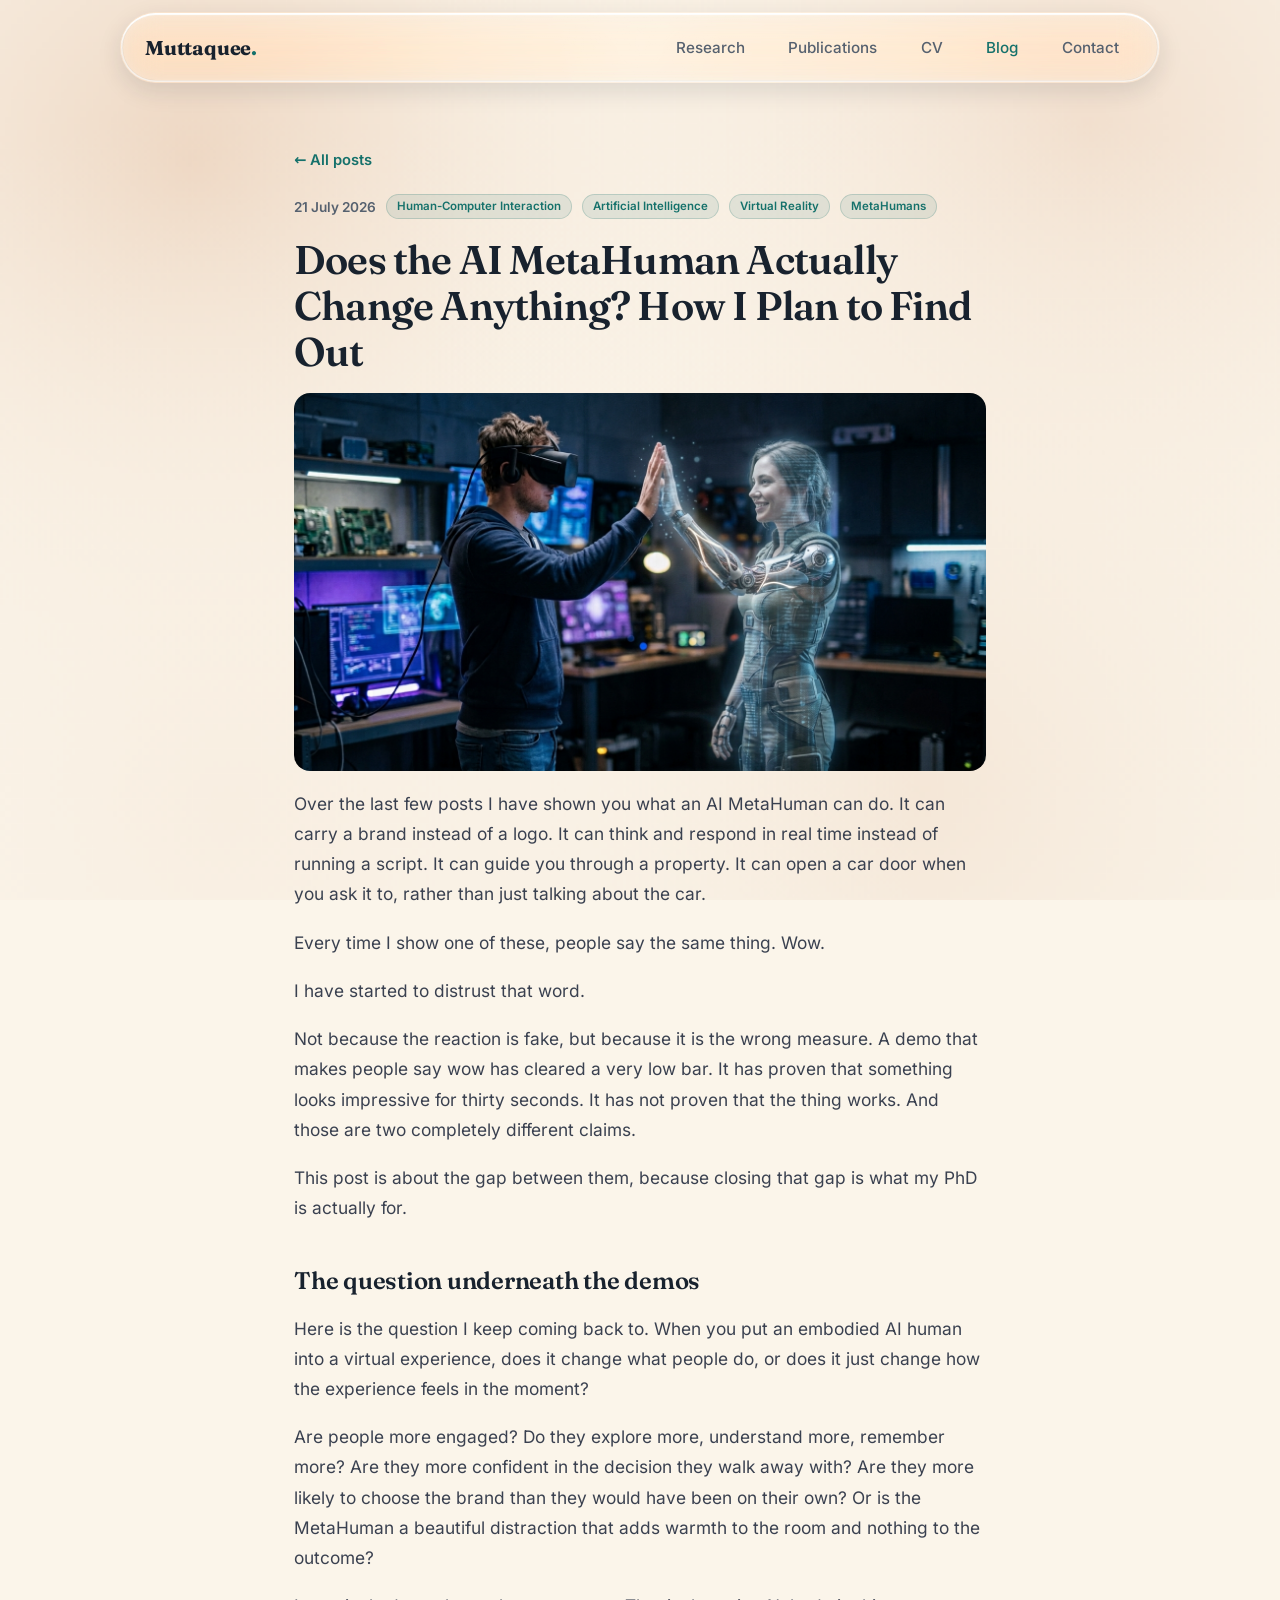
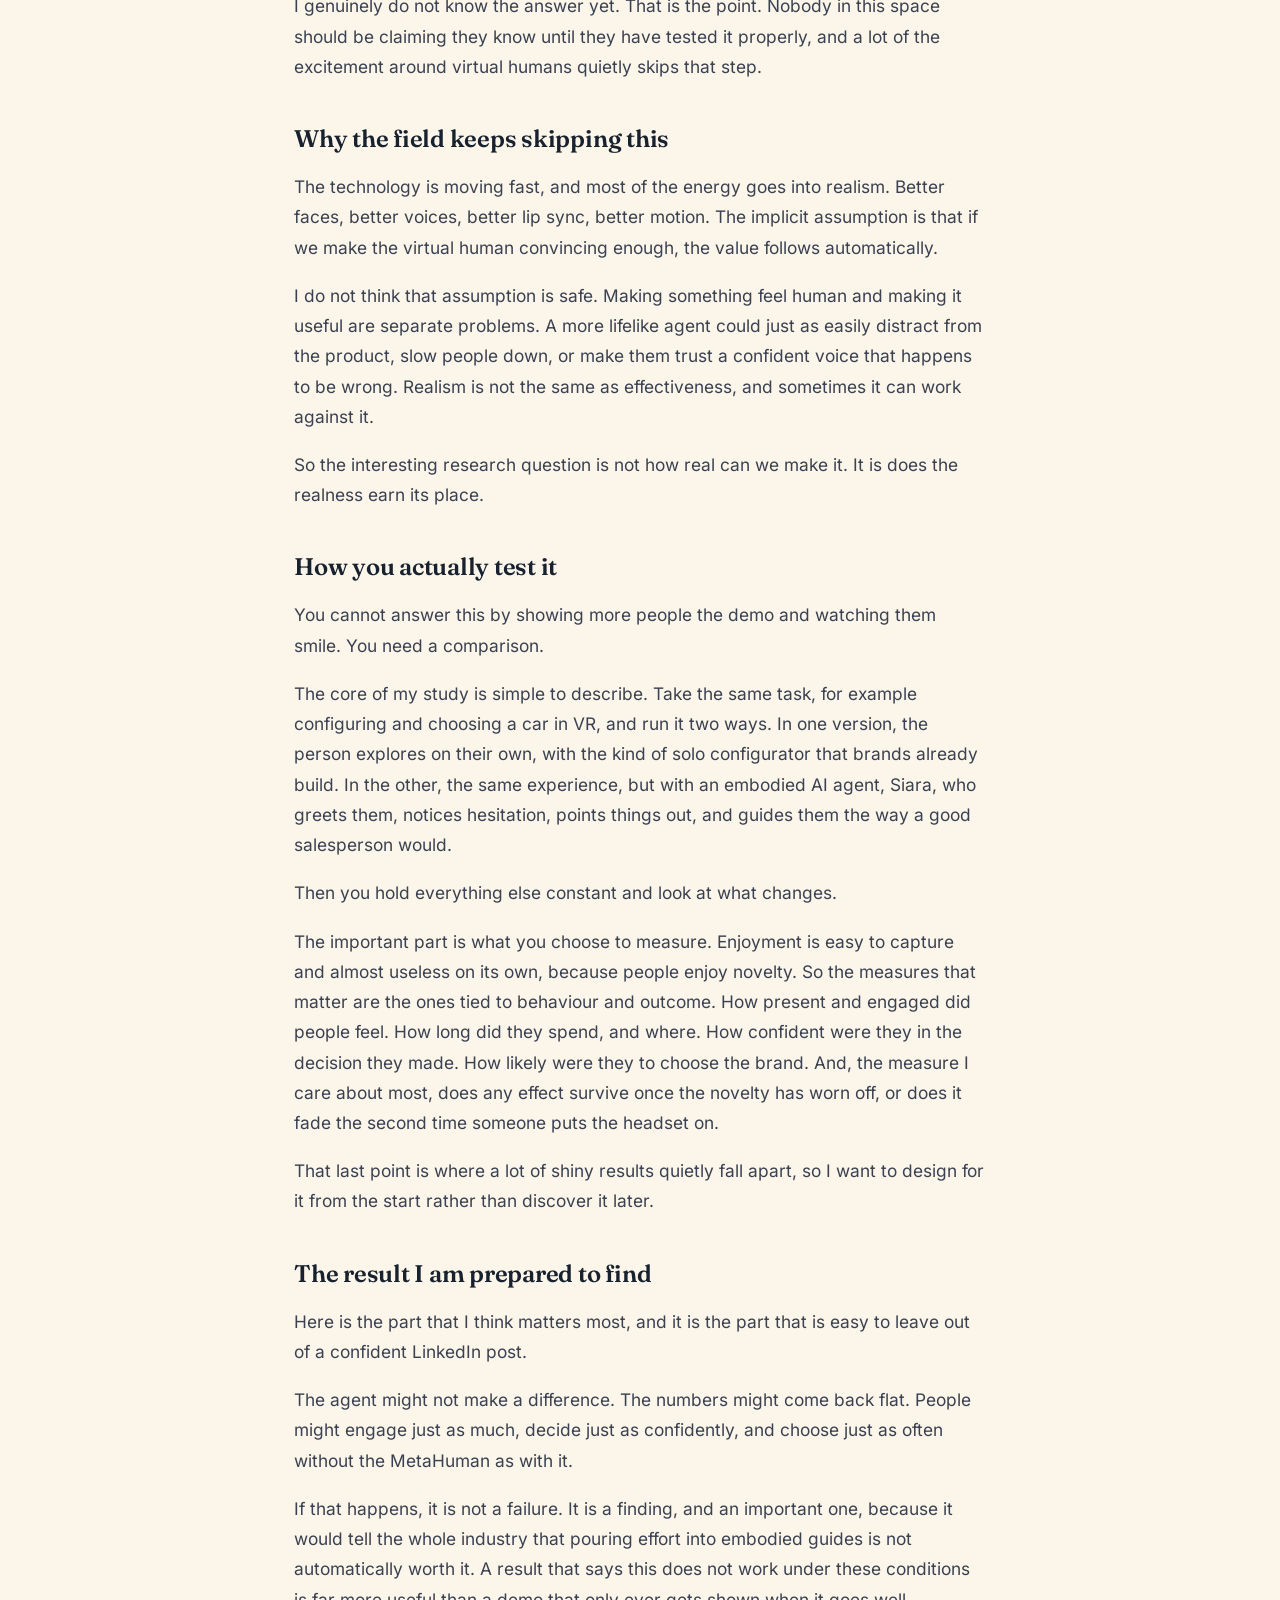
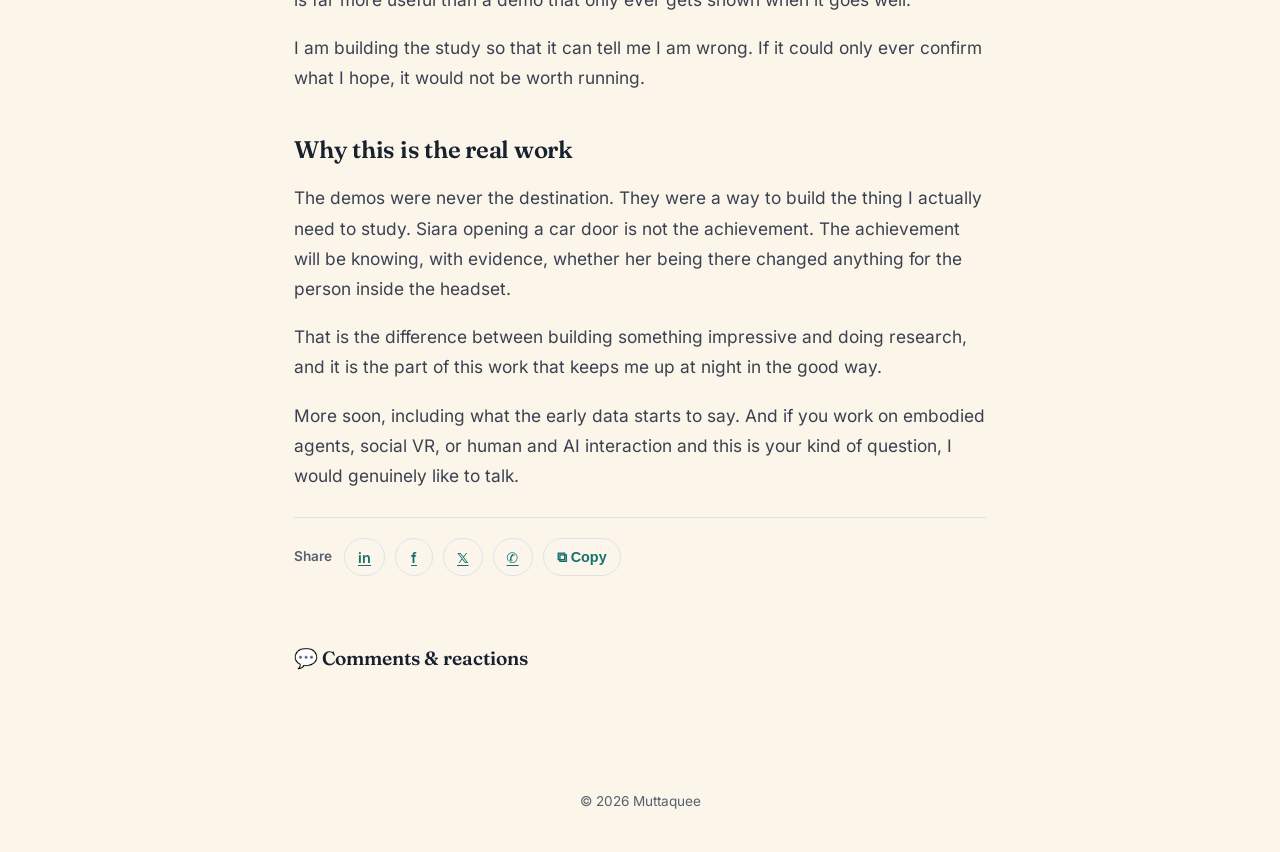
<file: p/does-ai-metahuman-change-anything.html>
<!DOCTYPE html>
<html lang="en">
<head>
  <meta charset="UTF-8" />
  <meta name="viewport" content="width=device-width, initial-scale=1.0" />
  <title>Does the AI MetaHuman Actually Change Anything? How I Plan to Find Out — Muttaquee</title>
  <meta name="description" content="A demo that makes people say wow has cleared a very low bar. Here is how I plan to test whether an embodied AI MetaHuman actually changes what people do inside VR." />
  <meta property="og:type" content="article" />
  <meta property="og:site_name" content="Muttaquee" />
  <meta property="og:title" content="Does the AI MetaHuman Actually Change Anything? How I Plan to Find Out" />
  <meta property="og:description" content="A demo that makes people say wow has cleared a very low bar. Here is how I plan to test whether an embodied AI MetaHuman actually changes what people do inside VR." />
  <meta property="og:url" content="https://muttaquee.github.io/p/does-ai-metahuman-change-anything.html" />
  <meta property="og:image" content="https://muttaquee.github.io/assets/uploads/highfive.png" />
  <meta name="twitter:card" content="summary_large_image" />
  <meta name="twitter:title" content="Does the AI MetaHuman Actually Change Anything? How I Plan to Find Out" />
  <meta name="twitter:description" content="A demo that makes people say wow has cleared a very low bar. Here is how I plan to test whether an embodied AI MetaHuman actually changes what people do inside VR." />
  <meta name="twitter:image" content="https://muttaquee.github.io/assets/uploads/highfive.png" />
  <link rel="stylesheet" href="../fonts.css?v=9" />
  <link rel="stylesheet" href="../style.css?v=64" />
</head>
<body>
  <canvas class="ripple-canvas" aria-hidden="true"></canvas>
  <header class="nav">
    <a href="../index.html" class="brand">Muttaquee<span class="dot">.</span></a>
    <nav class="nav-links">
      <a href="../index.html#research">Research</a>
      <a href="../publications.html">Publications</a>
      <a href="../cv.html?v=2">CV</a>
      <a href="../blog.html" class="active">Blog</a>
      <a href="../index.html#contact">Contact</a>
    </nav>
  </header>
  <article class="section post">
    <a href="../blog.html" class="post-back">← All posts</a>
    <div class="post-meta" id="post-meta"></div>
    <div class="post-body" id="post-body"><p class="muted">Loading…</p></div>
  </article>
  <footer class="footer"><p>© <span id="year"></span> Muttaquee</p></footer>
  <script src="../assets/marked.min.js"></script>
  <script src="../script.js?v=20" defer></script>
  <script>
    (async function () {
      const slug = "does-ai-metahuman-change-anything";
      const body = document.getElementById("post-body");
      const metaEl = document.getElementById("post-meta");
      try {
        const idx = await (await fetch("../posts/index.json?cb=" + Date.now())).json();
        const meta = idx.find((x) => x.slug === slug);
        let titleHtml = "";
        if (meta) {
          const d = new Date(meta.date + "T00:00:00");
          const date = d.toLocaleDateString("en-GB", { day: "numeric", month: "long", year: "numeric" });
          const tags = (meta.tags || []).map((t) => '<span class="blog-tag">' + t + '</span>').join("");
          metaEl.innerHTML = '<time>' + date + '</time>' + tags;
          titleHtml = "<h1>" + meta.title + "</h1>";
        }
        const md = (meta && meta.body) || "";
        const cover = meta && meta.cover ? '<img class="post-cover" src="..' + meta.cover + '" alt="" />' : "";
        const video = meta && meta.video ? '<video class="post-video" src="..' + meta.video + '" controls playsinline></video>' : "";
        const link = location.origin + "/p/" + slug + ".html";
        const u = encodeURIComponent(link), t = encodeURIComponent((meta && meta.title) || "");
        const share = '<div class="post-share"><span class="post-share-label">Share</span>' +
          '<a class="share-btn" href="https://www.linkedin.com/sharing/share-offsite/?url=' + u + '" target="_blank" rel="noopener">in</a>' +
          '<a class="share-btn" href="https://www.facebook.com/sharer/sharer.php?u=' + u + '" target="_blank" rel="noopener">f</a>' +
          '<a class="share-btn" href="https://twitter.com/intent/tweet?url=' + u + '&text=' + t + '" target="_blank" rel="noopener">𝕏</a>' +
          '<a class="share-btn" href="https://wa.me/?text=' + t + '%20' + u + '" target="_blank" rel="noopener">✆</a>' +
          '<button class="share-btn share-copy" type="button" data-url="' + link + '">⧉ Copy</button></div>';
        body.innerHTML = titleHtml + cover + video + marked.parse(md) + share +
          '<div class="post-comments"><h3 class="post-comments-title">💬 Comments &amp; reactions</h3></div>';
        body.addEventListener("click", (e) => {
          const c = e.target.closest(".share-copy"); if (!c) return;
          navigator.clipboard && navigator.clipboard.writeText(c.dataset.url);
          const o = c.textContent; c.textContent = "Copied ✓"; setTimeout(() => (c.textContent = o), 1500);
        });
        const g = document.createElement("script");
        const at = { src: "https://giscus.app/client.js", "data-repo": "muttaquee/muttaquee.github.io", "data-repo-id": "R_kgDOTDXe2A", "data-category": "Announcements", "data-category-id": "DIC_kwDOTDXe2M4C_6Is", "data-mapping": "specific", "data-term": slug, "data-strict": "1", "data-reactions-enabled": "1", "data-emit-metadata": "0", "data-input-position": "bottom", "data-theme": "light", "data-lang": "en", crossorigin: "anonymous" };
        Object.entries(at).forEach(([k, v]) => g.setAttribute(k, v)); g.async = true;
        document.querySelector(".post-comments").appendChild(g);
        if (!sessionStorage.getItem("read:" + slug)) {
          sessionStorage.setItem("read:" + slug, "1");
          fetch("https://muttaquee-chat.pnanto313.workers.dev/views", {
            method: "POST", headers: { "content-type": "application/json" },
            body: JSON.stringify({ slug: slug }),
          }).catch(function () {});
        }
      } catch (e) {
        body.innerHTML = '<p class="muted">Could not load this post. <a href="../blog.html">Back to blog</a>.</p>';
      }
    })();
  </script>
</body>
</html>
</file>
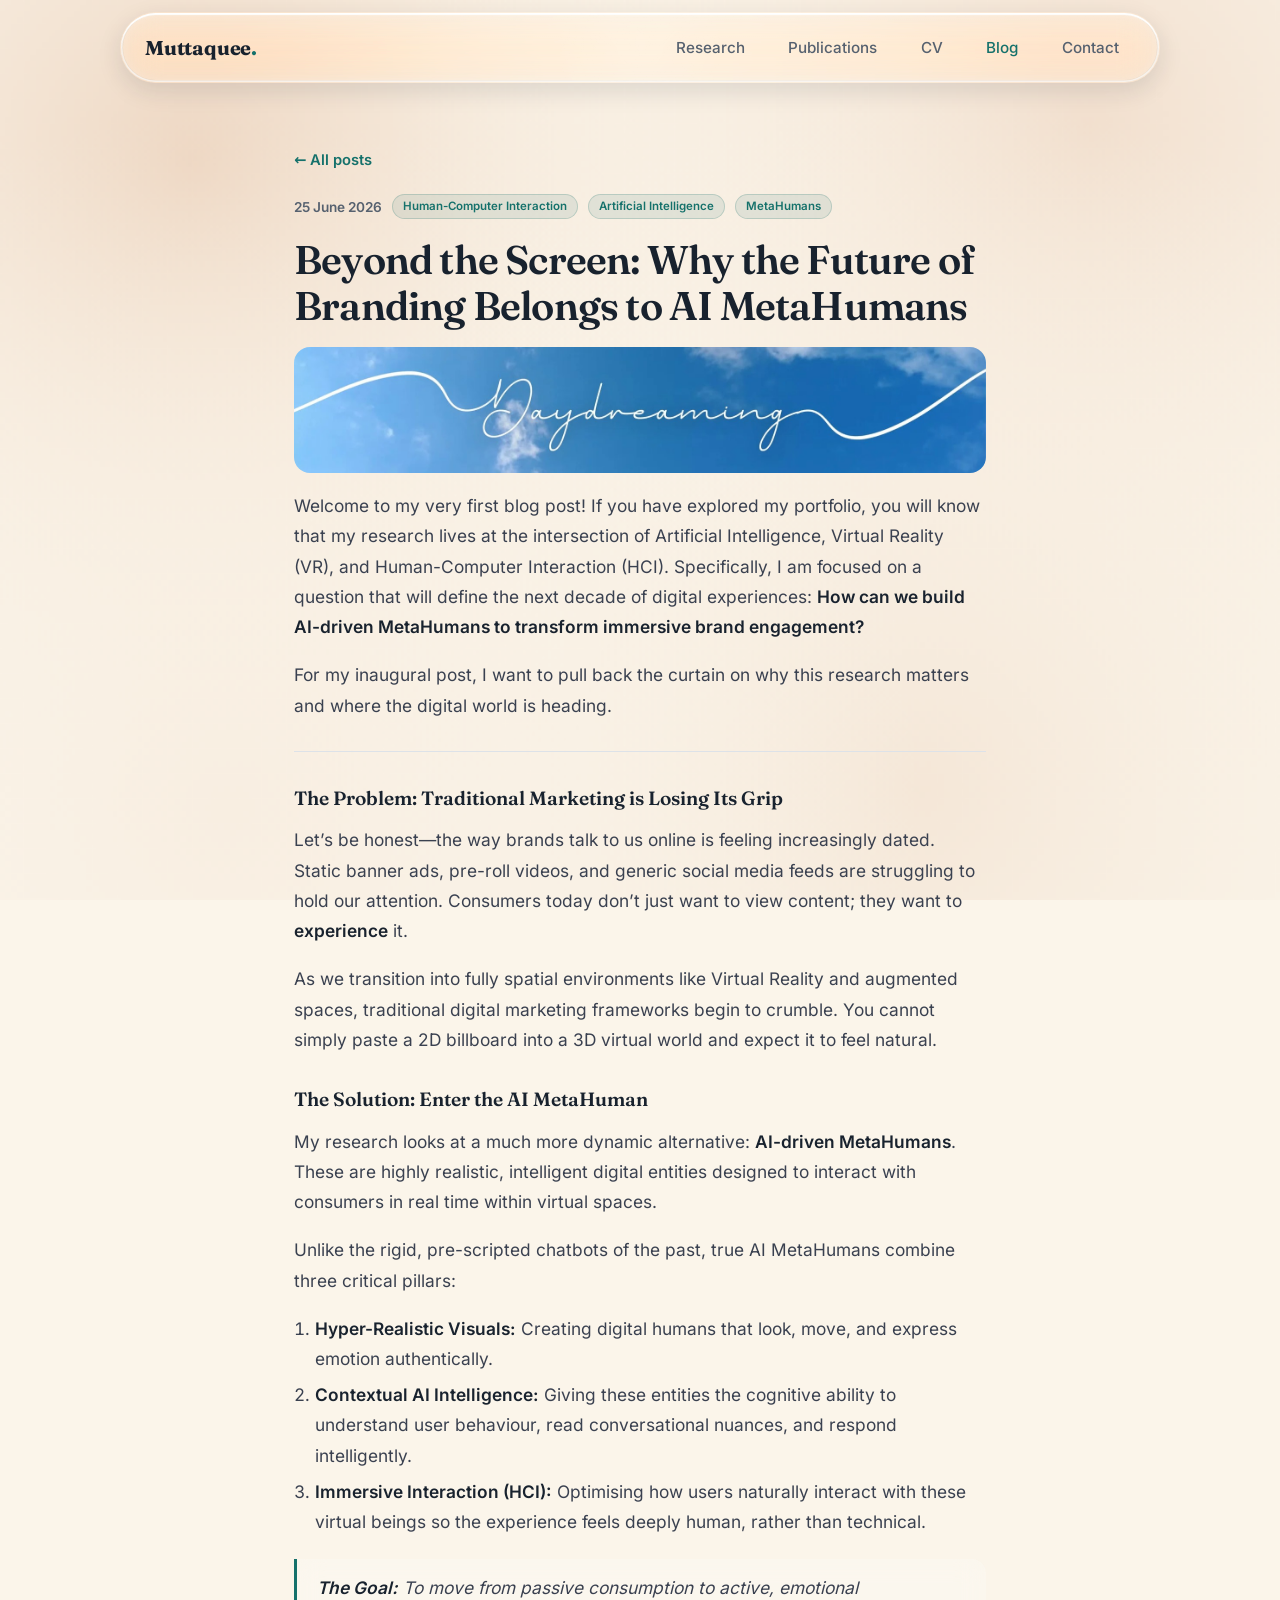
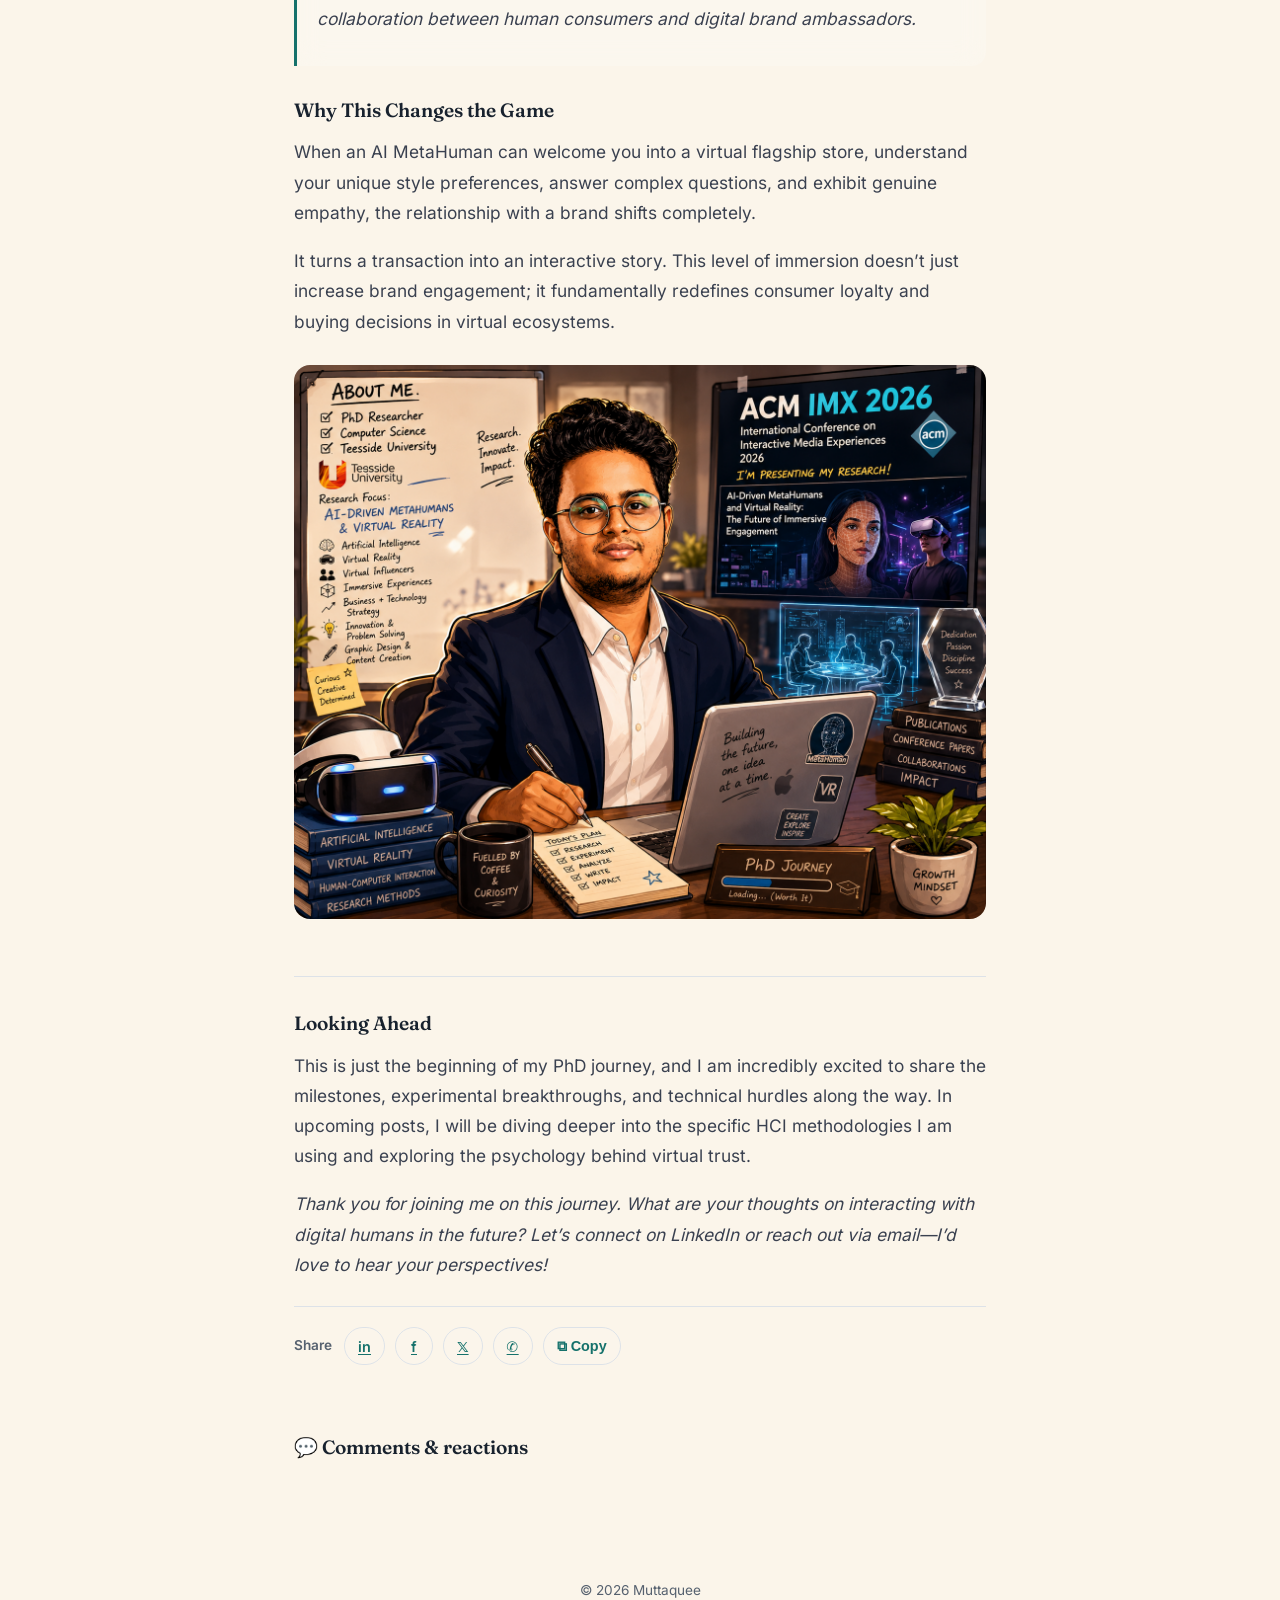
<file: p/future-of-branding-ai-metahumans.html>
<!DOCTYPE html>
<html lang="en">
<head>
  <meta charset="UTF-8" />
  <meta name="viewport" content="width=device-width, initial-scale=1.0" />
  <title>Beyond the Screen: Why the Future of Branding Belongs to AI MetaHumans — Muttaquee</title>
  <meta name="description" content="Moving beyond static ads to explore how intelligent, AI-driven MetaHumans are completely redefining how we experience and interact with brands in virtual worlds." />
  <meta property="og:type" content="article" />
  <meta property="og:site_name" content="Muttaquee" />
  <meta property="og:title" content="Beyond the Screen: Why the Future of Branding Belongs to AI MetaHumans" />
  <meta property="og:description" content="Moving beyond static ads to explore how intelligent, AI-driven MetaHumans are completely redefining how we experience and interact with brands in virtual worlds." />
  <meta property="og:url" content="https://muttaquee.github.io/p/future-of-branding-ai-metahumans.html" />
  <meta property="og:image" content="https://muttaquee.github.io/assets/uploads/crazy.jpg" />
  <meta name="twitter:card" content="summary_large_image" />
  <meta name="twitter:title" content="Beyond the Screen: Why the Future of Branding Belongs to AI MetaHumans" />
  <meta name="twitter:description" content="Moving beyond static ads to explore how intelligent, AI-driven MetaHumans are completely redefining how we experience and interact with brands in virtual worlds." />
  <meta name="twitter:image" content="https://muttaquee.github.io/assets/uploads/crazy.jpg" />
  <link rel="stylesheet" href="../fonts.css?v=9" />
  <link rel="stylesheet" href="../style.css?v=64" />
</head>
<body>
  <canvas class="ripple-canvas" aria-hidden="true"></canvas>
  <header class="nav">
    <a href="../index.html" class="brand">Muttaquee<span class="dot">.</span></a>
    <nav class="nav-links">
      <a href="../index.html#research">Research</a>
      <a href="../publications.html">Publications</a>
      <a href="../cv.html?v=2">CV</a>
      <a href="../blog.html" class="active">Blog</a>
      <a href="../index.html#contact">Contact</a>
    </nav>
  </header>
  <article class="section post">
    <a href="../blog.html" class="post-back">← All posts</a>
    <div class="post-meta" id="post-meta"></div>
    <div class="post-body" id="post-body"><p class="muted">Loading…</p></div>
  </article>
  <footer class="footer"><p>© <span id="year"></span> Muttaquee</p></footer>
  <script src="../assets/marked.min.js"></script>
  <script src="../script.js?v=20" defer></script>
  <script>
    (async function () {
      const slug = "future-of-branding-ai-metahumans";
      const body = document.getElementById("post-body");
      const metaEl = document.getElementById("post-meta");
      try {
        const idx = await (await fetch("../posts/index.json?cb=" + Date.now())).json();
        const meta = idx.find((x) => x.slug === slug);
        let titleHtml = "";
        if (meta) {
          const d = new Date(meta.date + "T00:00:00");
          const date = d.toLocaleDateString("en-GB", { day: "numeric", month: "long", year: "numeric" });
          const tags = (meta.tags || []).map((t) => '<span class="blog-tag">' + t + '</span>').join("");
          metaEl.innerHTML = '<time>' + date + '</time>' + tags;
          titleHtml = "<h1>" + meta.title + "</h1>";
        }
        const md = (meta && meta.body) || "";
        const cover = meta && meta.cover ? '<img class="post-cover" src="..' + meta.cover + '" alt="" />' : "";
        const video = meta && meta.video ? '<video class="post-video" src="..' + meta.video + '" controls playsinline></video>' : "";
        const link = location.origin + "/p/" + slug + ".html";
        const u = encodeURIComponent(link), t = encodeURIComponent((meta && meta.title) || "");
        const share = '<div class="post-share"><span class="post-share-label">Share</span>' +
          '<a class="share-btn" href="https://www.linkedin.com/sharing/share-offsite/?url=' + u + '" target="_blank" rel="noopener">in</a>' +
          '<a class="share-btn" href="https://www.facebook.com/sharer/sharer.php?u=' + u + '" target="_blank" rel="noopener">f</a>' +
          '<a class="share-btn" href="https://twitter.com/intent/tweet?url=' + u + '&text=' + t + '" target="_blank" rel="noopener">𝕏</a>' +
          '<a class="share-btn" href="https://wa.me/?text=' + t + '%20' + u + '" target="_blank" rel="noopener">✆</a>' +
          '<button class="share-btn share-copy" type="button" data-url="' + link + '">⧉ Copy</button></div>';
        body.innerHTML = titleHtml + cover + video + marked.parse(md) + share +
          '<div class="post-comments"><h3 class="post-comments-title">💬 Comments &amp; reactions</h3></div>';
        body.addEventListener("click", (e) => {
          const c = e.target.closest(".share-copy"); if (!c) return;
          navigator.clipboard && navigator.clipboard.writeText(c.dataset.url);
          const o = c.textContent; c.textContent = "Copied ✓"; setTimeout(() => (c.textContent = o), 1500);
        });
        const g = document.createElement("script");
        const at = { src: "https://giscus.app/client.js", "data-repo": "muttaquee/muttaquee.github.io", "data-repo-id": "R_kgDOTDXe2A", "data-category": "Announcements", "data-category-id": "DIC_kwDOTDXe2M4C_6Is", "data-mapping": "specific", "data-term": slug, "data-strict": "1", "data-reactions-enabled": "1", "data-emit-metadata": "0", "data-input-position": "bottom", "data-theme": "light", "data-lang": "en", crossorigin: "anonymous" };
        Object.entries(at).forEach(([k, v]) => g.setAttribute(k, v)); g.async = true;
        document.querySelector(".post-comments").appendChild(g);
        if (!sessionStorage.getItem("read:" + slug)) {
          sessionStorage.setItem("read:" + slug, "1");
          fetch("https://muttaquee-chat.pnanto313.workers.dev/views", {
            method: "POST", headers: { "content-type": "application/json" },
            body: JSON.stringify({ slug: slug }),
          }).catch(function () {});
        }
      } catch (e) {
        body.innerHTML = '<p class="muted">Could not load this post. <a href="../blog.html">Back to blog</a>.</p>';
      }
    })();
  </script>
</body>
</html>
</file>
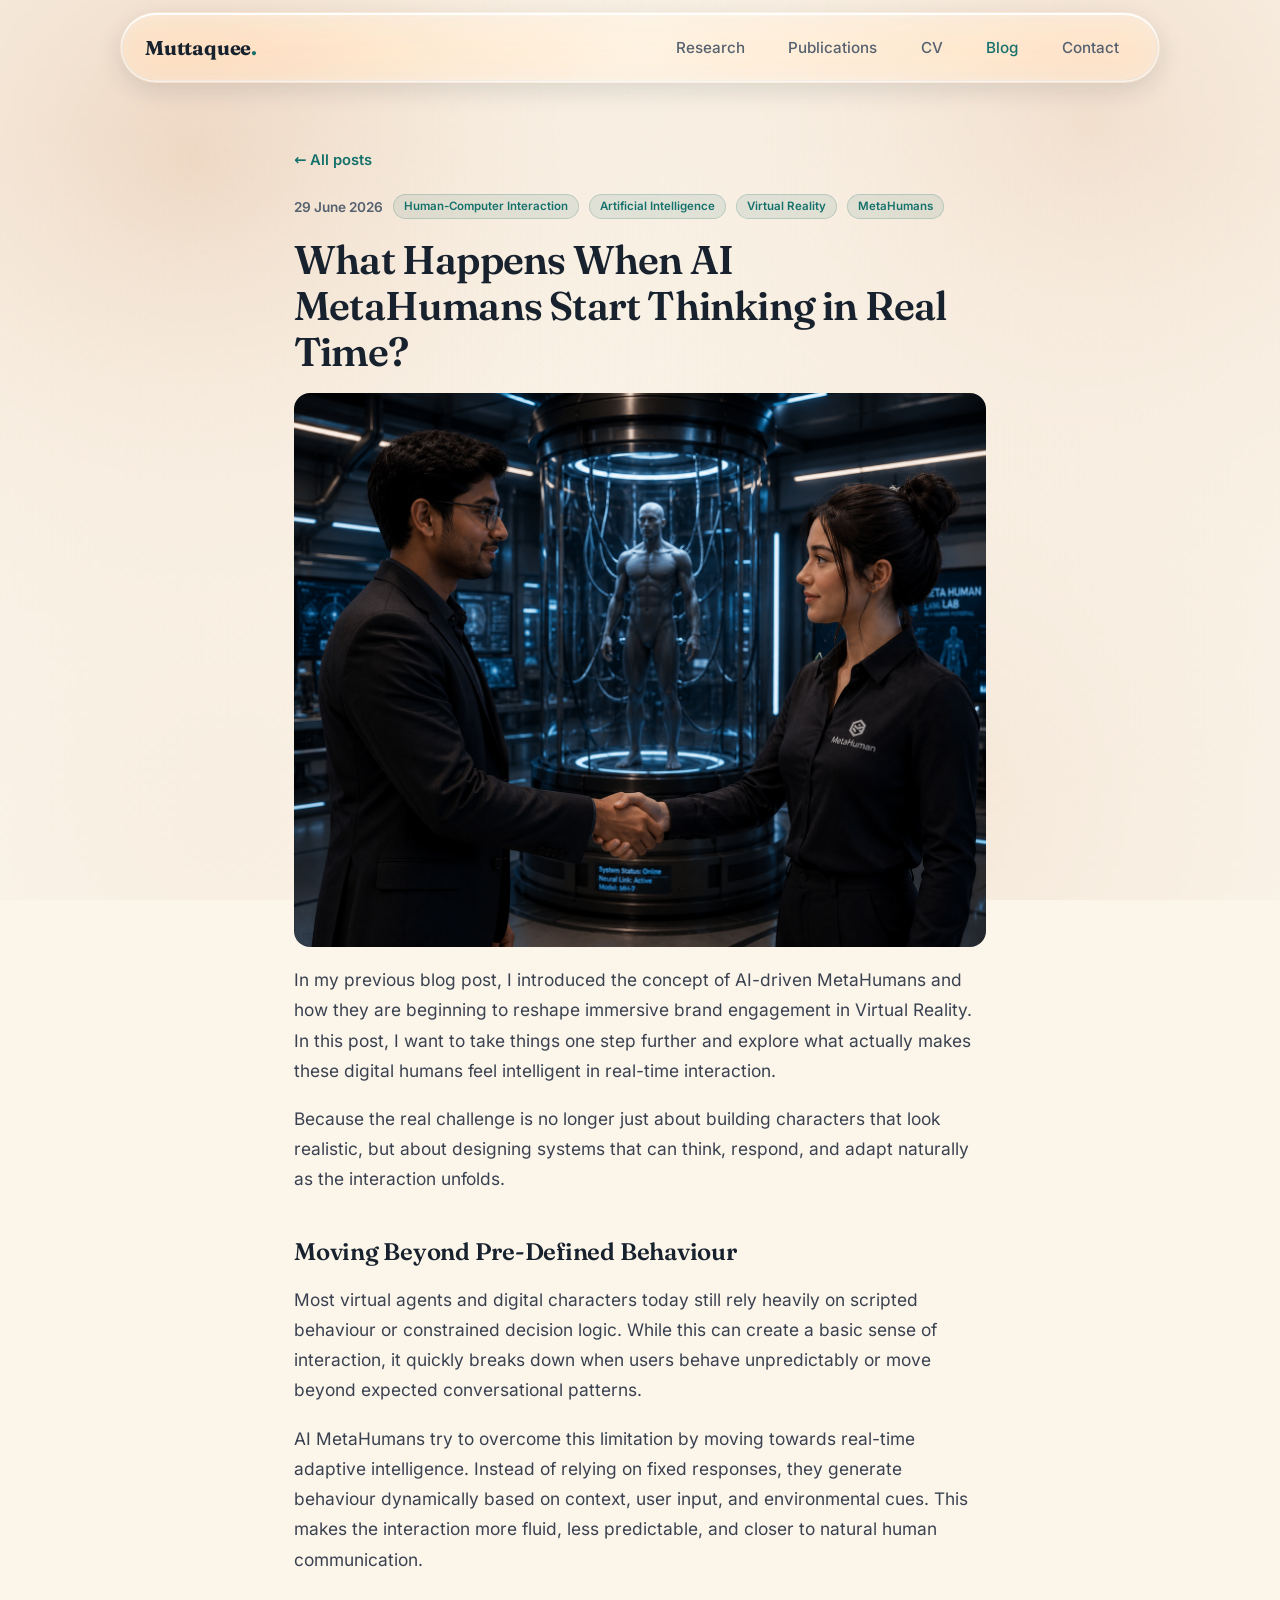
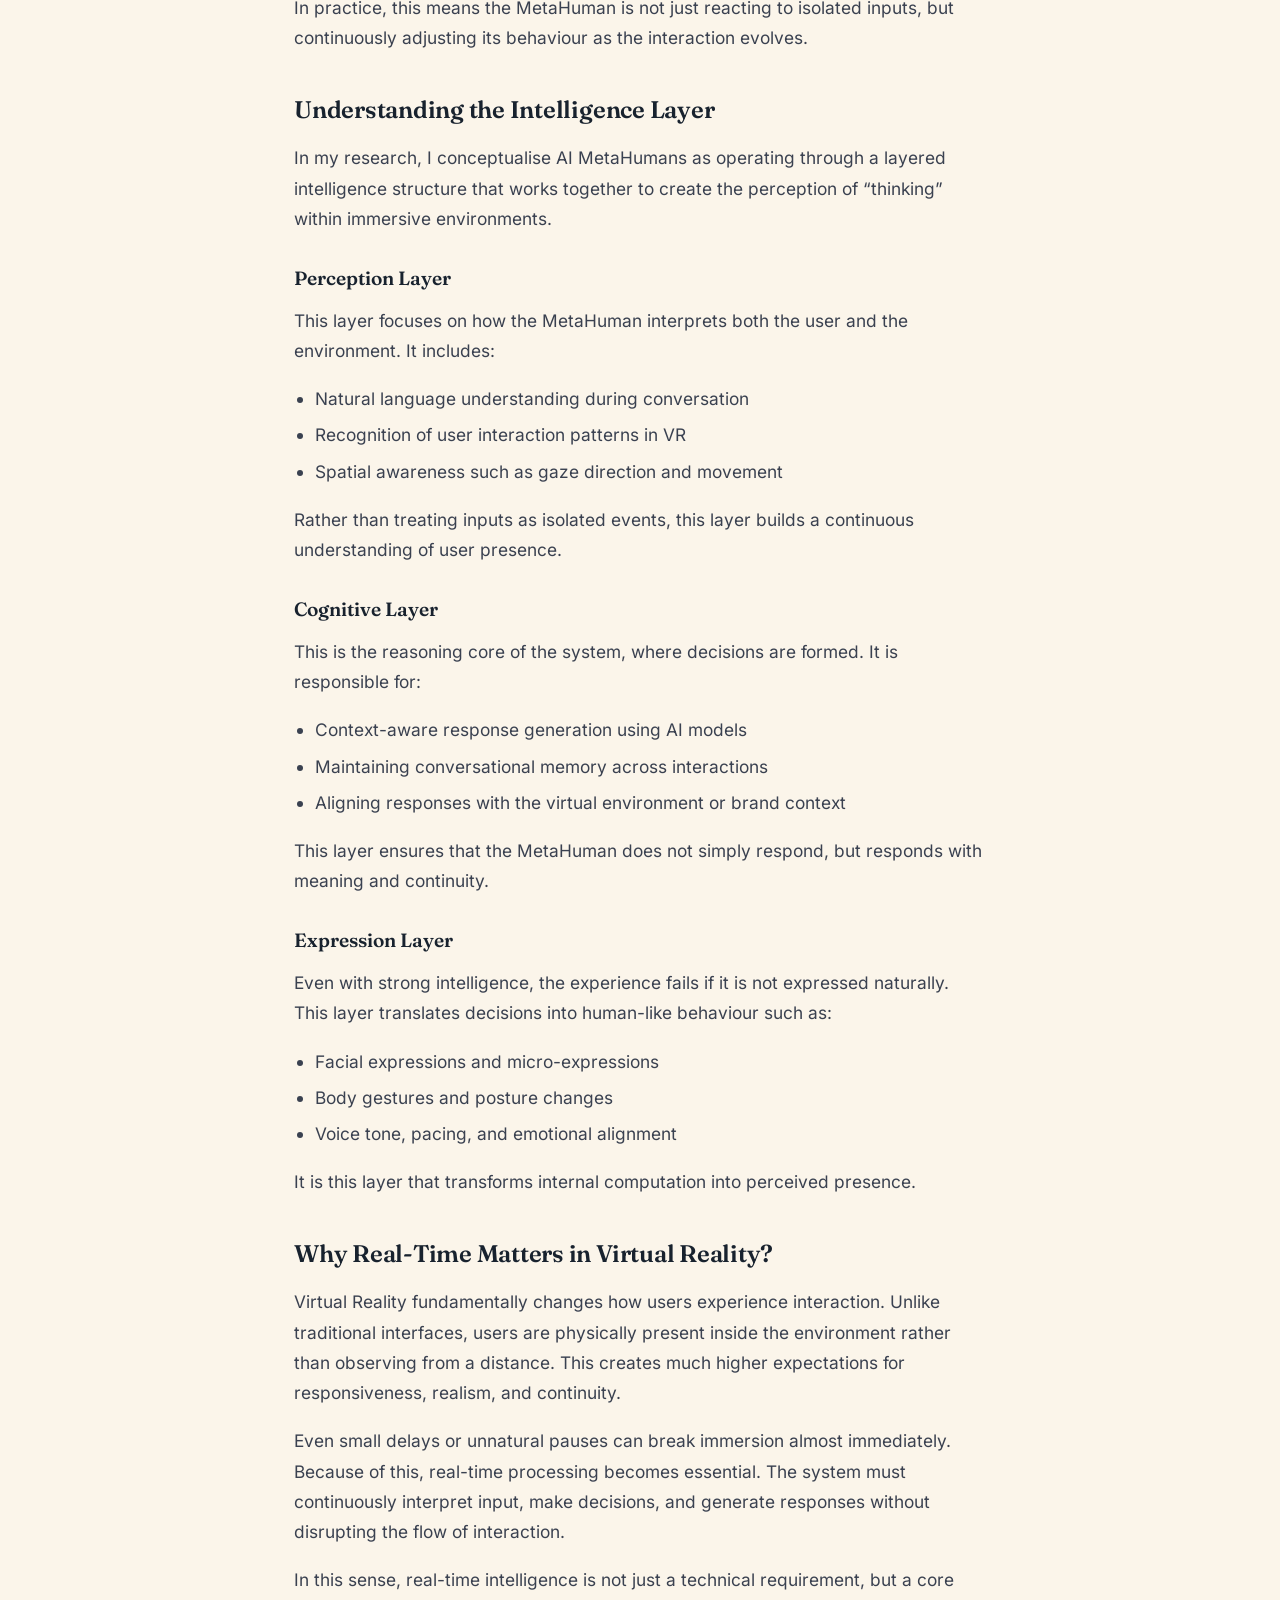
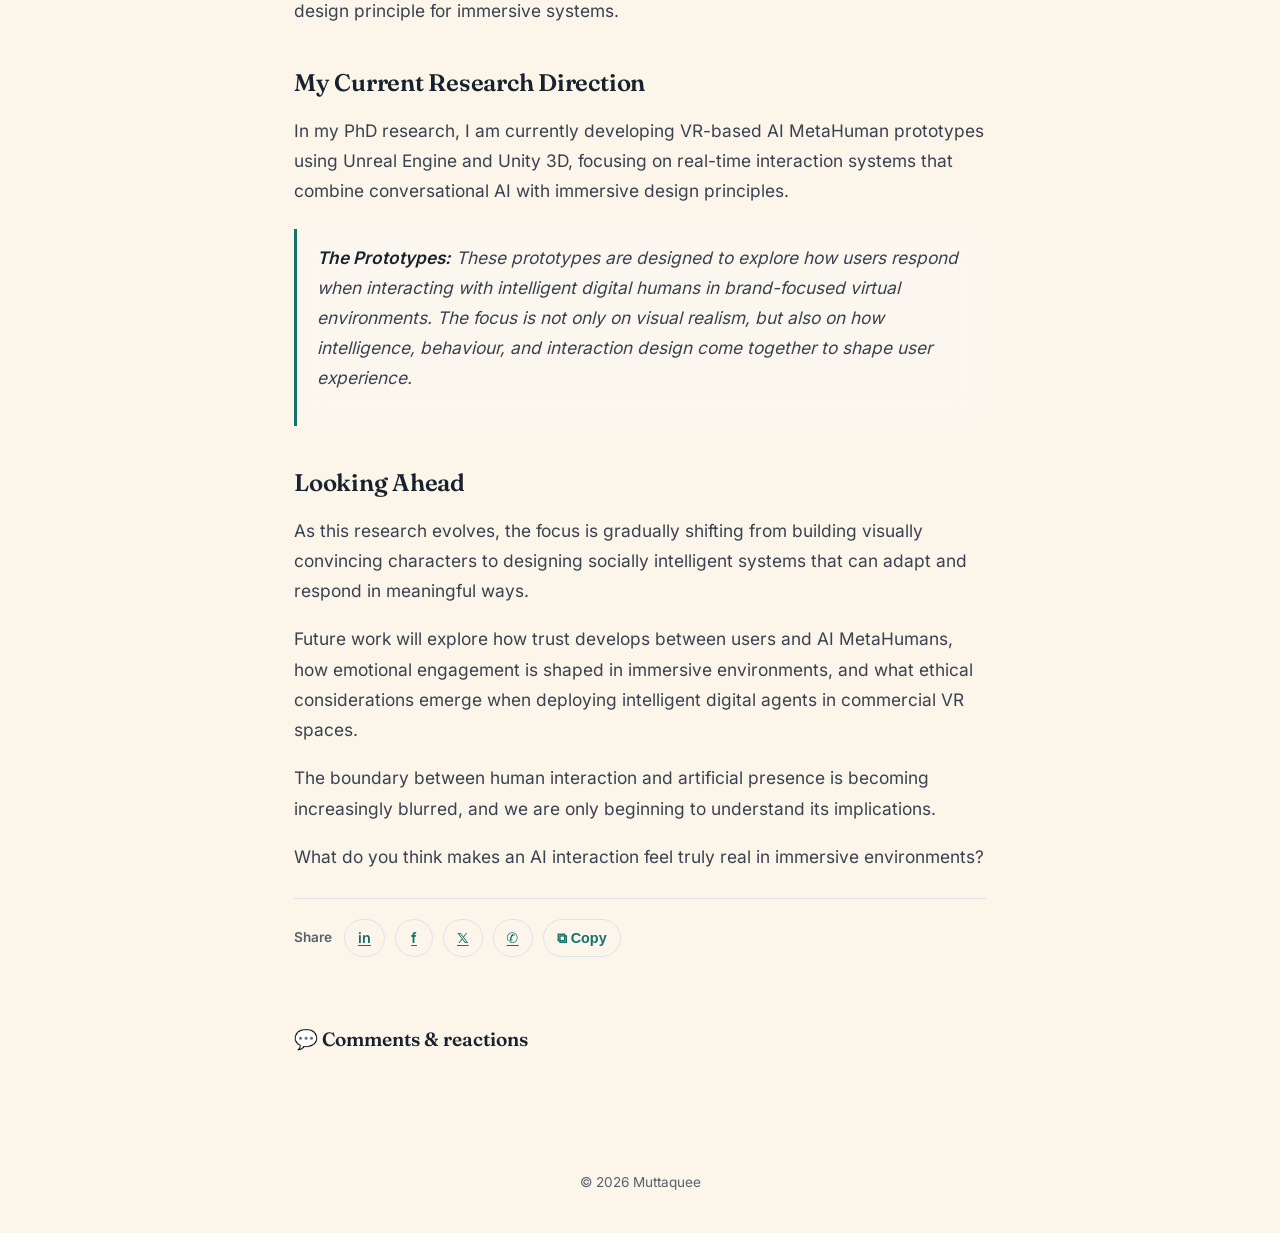
<file: p/real-time-intelligence-ai-metahumans-vr.html>
<!DOCTYPE html>
<html lang="en">
<head>
  <meta charset="UTF-8" />
  <meta name="viewport" content="width=device-width, initial-scale=1.0" />
  <title>What Happens When AI MetaHumans Start Thinking in Real Time? — Muttaquee</title>
  <meta name="description" content="Inside the Intelligence Layer of Virtual Humans in Immersive Environments" />
  <meta property="og:type" content="article" />
  <meta property="og:site_name" content="Muttaquee" />
  <meta property="og:title" content="What Happens When AI MetaHumans Start Thinking in Real Time?" />
  <meta property="og:description" content="Inside the Intelligence Layer of Virtual Humans in Immersive Environments" />
  <meta property="og:url" content="https://muttaquee.github.io/p/real-time-intelligence-ai-metahumans-vr.html" />
  <meta property="og:image" content="https://muttaquee.github.io/assets/uploads/ChatGPT Image Jun 29, 2026, 02_46_12 PM.png" />
  <meta name="twitter:card" content="summary_large_image" />
  <meta name="twitter:title" content="What Happens When AI MetaHumans Start Thinking in Real Time?" />
  <meta name="twitter:description" content="Inside the Intelligence Layer of Virtual Humans in Immersive Environments" />
  <meta name="twitter:image" content="https://muttaquee.github.io/assets/uploads/ChatGPT Image Jun 29, 2026, 02_46_12 PM.png" />
  <link rel="stylesheet" href="../fonts.css?v=9" />
  <link rel="stylesheet" href="../style.css?v=64" />
</head>
<body>
  <canvas class="ripple-canvas" aria-hidden="true"></canvas>
  <header class="nav">
    <a href="../index.html" class="brand">Muttaquee<span class="dot">.</span></a>
    <nav class="nav-links">
      <a href="../index.html#research">Research</a>
      <a href="../publications.html">Publications</a>
      <a href="../cv.html?v=2">CV</a>
      <a href="../blog.html" class="active">Blog</a>
      <a href="../index.html#contact">Contact</a>
    </nav>
  </header>
  <article class="section post">
    <a href="../blog.html" class="post-back">← All posts</a>
    <div class="post-meta" id="post-meta"></div>
    <div class="post-body" id="post-body"><p class="muted">Loading…</p></div>
  </article>
  <footer class="footer"><p>© <span id="year"></span> Muttaquee</p></footer>
  <script src="../assets/marked.min.js"></script>
  <script src="../script.js?v=20" defer></script>
  <script>
    (async function () {
      const slug = "real-time-intelligence-ai-metahumans-vr";
      const body = document.getElementById("post-body");
      const metaEl = document.getElementById("post-meta");
      try {
        const idx = await (await fetch("../posts/index.json?cb=" + Date.now())).json();
        const meta = idx.find((x) => x.slug === slug);
        let titleHtml = "";
        if (meta) {
          const d = new Date(meta.date + "T00:00:00");
          const date = d.toLocaleDateString("en-GB", { day: "numeric", month: "long", year: "numeric" });
          const tags = (meta.tags || []).map((t) => '<span class="blog-tag">' + t + '</span>').join("");
          metaEl.innerHTML = '<time>' + date + '</time>' + tags;
          titleHtml = "<h1>" + meta.title + "</h1>";
        }
        const md = (meta && meta.body) || "";
        const cover = meta && meta.cover ? '<img class="post-cover" src="..' + meta.cover + '" alt="" />' : "";
        const video = meta && meta.video ? '<video class="post-video" src="..' + meta.video + '" controls playsinline></video>' : "";
        const link = location.origin + "/p/" + slug + ".html";
        const u = encodeURIComponent(link), t = encodeURIComponent((meta && meta.title) || "");
        const share = '<div class="post-share"><span class="post-share-label">Share</span>' +
          '<a class="share-btn" href="https://www.linkedin.com/sharing/share-offsite/?url=' + u + '" target="_blank" rel="noopener">in</a>' +
          '<a class="share-btn" href="https://www.facebook.com/sharer/sharer.php?u=' + u + '" target="_blank" rel="noopener">f</a>' +
          '<a class="share-btn" href="https://twitter.com/intent/tweet?url=' + u + '&text=' + t + '" target="_blank" rel="noopener">𝕏</a>' +
          '<a class="share-btn" href="https://wa.me/?text=' + t + '%20' + u + '" target="_blank" rel="noopener">✆</a>' +
          '<button class="share-btn share-copy" type="button" data-url="' + link + '">⧉ Copy</button></div>';
        body.innerHTML = titleHtml + cover + video + marked.parse(md) + share +
          '<div class="post-comments"><h3 class="post-comments-title">💬 Comments &amp; reactions</h3></div>';
        body.addEventListener("click", (e) => {
          const c = e.target.closest(".share-copy"); if (!c) return;
          navigator.clipboard && navigator.clipboard.writeText(c.dataset.url);
          const o = c.textContent; c.textContent = "Copied ✓"; setTimeout(() => (c.textContent = o), 1500);
        });
        const g = document.createElement("script");
        const at = { src: "https://giscus.app/client.js", "data-repo": "muttaquee/muttaquee.github.io", "data-repo-id": "R_kgDOTDXe2A", "data-category": "Announcements", "data-category-id": "DIC_kwDOTDXe2M4C_6Is", "data-mapping": "specific", "data-term": slug, "data-strict": "1", "data-reactions-enabled": "1", "data-emit-metadata": "0", "data-input-position": "bottom", "data-theme": "light", "data-lang": "en", crossorigin: "anonymous" };
        Object.entries(at).forEach(([k, v]) => g.setAttribute(k, v)); g.async = true;
        document.querySelector(".post-comments").appendChild(g);
        if (!sessionStorage.getItem("read:" + slug)) {
          sessionStorage.setItem("read:" + slug, "1");
          fetch("https://muttaquee-chat.pnanto313.workers.dev/views", {
            method: "POST", headers: { "content-type": "application/json" },
            body: JSON.stringify({ slug: slug }),
          }).catch(function () {});
        }
      } catch (e) {
        body.innerHTML = '<p class="muted">Could not load this post. <a href="../blog.html">Back to blog</a>.</p>';
      }
    })();
  </script>
</body>
</html>
</file>
<file: fonts.css>
/* vietnamese */
@font-face {
  font-family: 'Fraunces';
  font-style: normal;
  font-weight: 600;
  font-display: swap;
  src: url(assets/fonts/6NU78FyLNQOQZAnv9bYEvDiIdE9Ea92uemAk_WBq8U_9v0c2Wa0KxCBTeO-U.woff2) format('woff2');
  unicode-range: U+0102-0103, U+0110-0111, U+0128-0129, U+0168-0169, U+01A0-01A1, U+01AF-01B0, U+0300-0301, U+0303-0304, U+0308-0309, U+0323, U+0329, U+1EA0-1EF9, U+20AB;
}
/* latin-ext */
@font-face {
  font-family: 'Fraunces';
  font-style: normal;
  font-weight: 600;
  font-display: swap;
  src: url(assets/fonts/6NU78FyLNQOQZAnv9bYEvDiIdE9Ea92uemAk_WBq8U_9v0c2Wa0KxCFTeO-U.woff2) format('woff2');
  unicode-range: U+0100-02BA, U+02BD-02C5, U+02C7-02CC, U+02CE-02D7, U+02DD-02FF, U+0304, U+0308, U+0329, U+1D00-1DBF, U+1E00-1E9F, U+1EF2-1EFF, U+2020, U+20A0-20AB, U+20AD-20C0, U+2113, U+2C60-2C7F, U+A720-A7FF;
}
/* latin */
@font-face {
  font-family: 'Fraunces';
  font-style: normal;
  font-weight: 600;
  font-display: swap;
  src: url(assets/fonts/6NU78FyLNQOQZAnv9bYEvDiIdE9Ea92uemAk_WBq8U_9v0c2Wa0KxC9TeA.woff2) format('woff2');
  unicode-range: U+0000-00FF, U+0131, U+0152-0153, U+02BB-02BC, U+02C6, U+02DA, U+02DC, U+0304, U+0308, U+0329, U+2000-206F, U+20AC, U+2122, U+2191, U+2193, U+2212, U+2215, U+FEFF, U+FFFD;
}
/* vietnamese */
@font-face {
  font-family: 'Fraunces';
  font-style: normal;
  font-weight: 700;
  font-display: swap;
  src: url(assets/fonts/6NU78FyLNQOQZAnv9bYEvDiIdE9Ea92uemAk_WBq8U_9v0c2Wa0KxCBTeO-U.woff2) format('woff2');
  unicode-range: U+0102-0103, U+0110-0111, U+0128-0129, U+0168-0169, U+01A0-01A1, U+01AF-01B0, U+0300-0301, U+0303-0304, U+0308-0309, U+0323, U+0329, U+1EA0-1EF9, U+20AB;
}
/* latin-ext */
@font-face {
  font-family: 'Fraunces';
  font-style: normal;
  font-weight: 700;
  font-display: swap;
  src: url(assets/fonts/6NU78FyLNQOQZAnv9bYEvDiIdE9Ea92uemAk_WBq8U_9v0c2Wa0KxCFTeO-U.woff2) format('woff2');
  unicode-range: U+0100-02BA, U+02BD-02C5, U+02C7-02CC, U+02CE-02D7, U+02DD-02FF, U+0304, U+0308, U+0329, U+1D00-1DBF, U+1E00-1E9F, U+1EF2-1EFF, U+2020, U+20A0-20AB, U+20AD-20C0, U+2113, U+2C60-2C7F, U+A720-A7FF;
}
/* latin */
@font-face {
  font-family: 'Fraunces';
  font-style: normal;
  font-weight: 700;
  font-display: swap;
  src: url(assets/fonts/6NU78FyLNQOQZAnv9bYEvDiIdE9Ea92uemAk_WBq8U_9v0c2Wa0KxC9TeA.woff2) format('woff2');
  unicode-range: U+0000-00FF, U+0131, U+0152-0153, U+02BB-02BC, U+02C6, U+02DA, U+02DC, U+0304, U+0308, U+0329, U+2000-206F, U+20AC, U+2122, U+2191, U+2193, U+2212, U+2215, U+FEFF, U+FFFD;
}
/* cyrillic-ext */
@font-face {
  font-family: 'Inter';
  font-style: normal;
  font-weight: 400;
  font-display: swap;
  src: url(assets/fonts/UcC73FwrK3iLTeHuS_nVMrMxCp50SjIa2JL7SUc.woff2) format('woff2');
  unicode-range: U+0460-052F, U+1C80-1C8A, U+20B4, U+2DE0-2DFF, U+A640-A69F, U+FE2E-FE2F;
}
/* cyrillic */
@font-face {
  font-family: 'Inter';
  font-style: normal;
  font-weight: 400;
  font-display: swap;
  src: url(assets/fonts/UcC73FwrK3iLTeHuS_nVMrMxCp50SjIa0ZL7SUc.woff2) format('woff2');
  unicode-range: U+0301, U+0400-045F, U+0490-0491, U+04B0-04B1, U+2116;
}
/* greek-ext */
@font-face {
  font-family: 'Inter';
  font-style: normal;
  font-weight: 400;
  font-display: swap;
  src: url(assets/fonts/UcC73FwrK3iLTeHuS_nVMrMxCp50SjIa2ZL7SUc.woff2) format('woff2');
  unicode-range: U+1F00-1FFF;
}
/* greek */
@font-face {
  font-family: 'Inter';
  font-style: normal;
  font-weight: 400;
  font-display: swap;
  src: url(assets/fonts/UcC73FwrK3iLTeHuS_nVMrMxCp50SjIa1pL7SUc.woff2) format('woff2');
  unicode-range: U+0370-0377, U+037A-037F, U+0384-038A, U+038C, U+038E-03A1, U+03A3-03FF;
}
/* vietnamese */
@font-face {
  font-family: 'Inter';
  font-style: normal;
  font-weight: 400;
  font-display: swap;
  src: url(assets/fonts/UcC73FwrK3iLTeHuS_nVMrMxCp50SjIa2pL7SUc.woff2) format('woff2');
  unicode-range: U+0102-0103, U+0110-0111, U+0128-0129, U+0168-0169, U+01A0-01A1, U+01AF-01B0, U+0300-0301, U+0303-0304, U+0308-0309, U+0323, U+0329, U+1EA0-1EF9, U+20AB;
}
/* latin-ext */
@font-face {
  font-family: 'Inter';
  font-style: normal;
  font-weight: 400;
  font-display: swap;
  src: url(assets/fonts/UcC73FwrK3iLTeHuS_nVMrMxCp50SjIa25L7SUc.woff2) format('woff2');
  unicode-range: U+0100-02BA, U+02BD-02C5, U+02C7-02CC, U+02CE-02D7, U+02DD-02FF, U+0304, U+0308, U+0329, U+1D00-1DBF, U+1E00-1E9F, U+1EF2-1EFF, U+2020, U+20A0-20AB, U+20AD-20C0, U+2113, U+2C60-2C7F, U+A720-A7FF;
}
/* latin */
@font-face {
  font-family: 'Inter';
  font-style: normal;
  font-weight: 400;
  font-display: swap;
  src: url(assets/fonts/UcC73FwrK3iLTeHuS_nVMrMxCp50SjIa1ZL7.woff2) format('woff2');
  unicode-range: U+0000-00FF, U+0131, U+0152-0153, U+02BB-02BC, U+02C6, U+02DA, U+02DC, U+0304, U+0308, U+0329, U+2000-206F, U+20AC, U+2122, U+2191, U+2193, U+2212, U+2215, U+FEFF, U+FFFD;
}
/* cyrillic-ext */
@font-face {
  font-family: 'Inter';
  font-style: normal;
  font-weight: 500;
  font-display: swap;
  src: url(assets/fonts/UcC73FwrK3iLTeHuS_nVMrMxCp50SjIa2JL7SUc.woff2) format('woff2');
  unicode-range: U+0460-052F, U+1C80-1C8A, U+20B4, U+2DE0-2DFF, U+A640-A69F, U+FE2E-FE2F;
}
/* cyrillic */
@font-face {
  font-family: 'Inter';
  font-style: normal;
  font-weight: 500;
  font-display: swap;
  src: url(assets/fonts/UcC73FwrK3iLTeHuS_nVMrMxCp50SjIa0ZL7SUc.woff2) format('woff2');
  unicode-range: U+0301, U+0400-045F, U+0490-0491, U+04B0-04B1, U+2116;
}
/* greek-ext */
@font-face {
  font-family: 'Inter';
  font-style: normal;
  font-weight: 500;
  font-display: swap;
  src: url(assets/fonts/UcC73FwrK3iLTeHuS_nVMrMxCp50SjIa2ZL7SUc.woff2) format('woff2');
  unicode-range: U+1F00-1FFF;
}
/* greek */
@font-face {
  font-family: 'Inter';
  font-style: normal;
  font-weight: 500;
  font-display: swap;
  src: url(assets/fonts/UcC73FwrK3iLTeHuS_nVMrMxCp50SjIa1pL7SUc.woff2) format('woff2');
  unicode-range: U+0370-0377, U+037A-037F, U+0384-038A, U+038C, U+038E-03A1, U+03A3-03FF;
}
/* vietnamese */
@font-face {
  font-family: 'Inter';
  font-style: normal;
  font-weight: 500;
  font-display: swap;
  src: url(assets/fonts/UcC73FwrK3iLTeHuS_nVMrMxCp50SjIa2pL7SUc.woff2) format('woff2');
  unicode-range: U+0102-0103, U+0110-0111, U+0128-0129, U+0168-0169, U+01A0-01A1, U+01AF-01B0, U+0300-0301, U+0303-0304, U+0308-0309, U+0323, U+0329, U+1EA0-1EF9, U+20AB;
}
/* latin-ext */
@font-face {
  font-family: 'Inter';
  font-style: normal;
  font-weight: 500;
  font-display: swap;
  src: url(assets/fonts/UcC73FwrK3iLTeHuS_nVMrMxCp50SjIa25L7SUc.woff2) format('woff2');
  unicode-range: U+0100-02BA, U+02BD-02C5, U+02C7-02CC, U+02CE-02D7, U+02DD-02FF, U+0304, U+0308, U+0329, U+1D00-1DBF, U+1E00-1E9F, U+1EF2-1EFF, U+2020, U+20A0-20AB, U+20AD-20C0, U+2113, U+2C60-2C7F, U+A720-A7FF;
}
/* latin */
@font-face {
  font-family: 'Inter';
  font-style: normal;
  font-weight: 500;
  font-display: swap;
  src: url(assets/fonts/UcC73FwrK3iLTeHuS_nVMrMxCp50SjIa1ZL7.woff2) format('woff2');
  unicode-range: U+0000-00FF, U+0131, U+0152-0153, U+02BB-02BC, U+02C6, U+02DA, U+02DC, U+0304, U+0308, U+0329, U+2000-206F, U+20AC, U+2122, U+2191, U+2193, U+2212, U+2215, U+FEFF, U+FFFD;
}
/* cyrillic-ext */
@font-face {
  font-family: 'Inter';
  font-style: normal;
  font-weight: 600;
  font-display: swap;
  src: url(assets/fonts/UcC73FwrK3iLTeHuS_nVMrMxCp50SjIa2JL7SUc.woff2) format('woff2');
  unicode-range: U+0460-052F, U+1C80-1C8A, U+20B4, U+2DE0-2DFF, U+A640-A69F, U+FE2E-FE2F;
}
/* cyrillic */
@font-face {
  font-family: 'Inter';
  font-style: normal;
  font-weight: 600;
  font-display: swap;
  src: url(assets/fonts/UcC73FwrK3iLTeHuS_nVMrMxCp50SjIa0ZL7SUc.woff2) format('woff2');
  unicode-range: U+0301, U+0400-045F, U+0490-0491, U+04B0-04B1, U+2116;
}
/* greek-ext */
@font-face {
  font-family: 'Inter';
  font-style: normal;
  font-weight: 600;
  font-display: swap;
  src: url(assets/fonts/UcC73FwrK3iLTeHuS_nVMrMxCp50SjIa2ZL7SUc.woff2) format('woff2');
  unicode-range: U+1F00-1FFF;
}
/* greek */
@font-face {
  font-family: 'Inter';
  font-style: normal;
  font-weight: 600;
  font-display: swap;
  src: url(assets/fonts/UcC73FwrK3iLTeHuS_nVMrMxCp50SjIa1pL7SUc.woff2) format('woff2');
  unicode-range: U+0370-0377, U+037A-037F, U+0384-038A, U+038C, U+038E-03A1, U+03A3-03FF;
}
/* vietnamese */
@font-face {
  font-family: 'Inter';
  font-style: normal;
  font-weight: 600;
  font-display: swap;
  src: url(assets/fonts/UcC73FwrK3iLTeHuS_nVMrMxCp50SjIa2pL7SUc.woff2) format('woff2');
  unicode-range: U+0102-0103, U+0110-0111, U+0128-0129, U+0168-0169, U+01A0-01A1, U+01AF-01B0, U+0300-0301, U+0303-0304, U+0308-0309, U+0323, U+0329, U+1EA0-1EF9, U+20AB;
}
/* latin-ext */
@font-face {
  font-family: 'Inter';
  font-style: normal;
  font-weight: 600;
  font-display: swap;
  src: url(assets/fonts/UcC73FwrK3iLTeHuS_nVMrMxCp50SjIa25L7SUc.woff2) format('woff2');
  unicode-range: U+0100-02BA, U+02BD-02C5, U+02C7-02CC, U+02CE-02D7, U+02DD-02FF, U+0304, U+0308, U+0329, U+1D00-1DBF, U+1E00-1E9F, U+1EF2-1EFF, U+2020, U+20A0-20AB, U+20AD-20C0, U+2113, U+2C60-2C7F, U+A720-A7FF;
}
/* latin */
@font-face {
  font-family: 'Inter';
  font-style: normal;
  font-weight: 600;
  font-display: swap;
  src: url(assets/fonts/UcC73FwrK3iLTeHuS_nVMrMxCp50SjIa1ZL7.woff2) format('woff2');
  unicode-range: U+0000-00FF, U+0131, U+0152-0153, U+02BB-02BC, U+02C6, U+02DA, U+02DC, U+0304, U+0308, U+0329, U+2000-206F, U+20AC, U+2122, U+2191, U+2193, U+2212, U+2215, U+FEFF, U+FFFD;
}
</file>
<file: style.css>
:root {
  --bg: #fbf5ea;       /* cream background */
  --card: #ffffff;
  --text: #18222e;
  --muted: #56616f;
  --lav: #15716b;        /* deep teal (primary accent) */
  --lav-soft: #d6e6e3;
  --peach: #b06a35;      /* bronze (secondary accent) */
  --peach-soft: #efe1d3;
  --mint: #3a6285;       /* slate blue */
  --mint-soft: #dbe4ee;
  --sky: #2c5470;
  --line: #dde2e8;
  --max: 1080px;
}

* { box-sizing: border-box; margin: 0; padding: 0; }
html { scroll-behavior: smooth; scroll-padding-top: 92px; overflow-x: hidden; }

body {
  font-family: "Inter", system-ui, sans-serif;
  background: var(--bg);
  color: var(--text);
  line-height: 1.65;
  -webkit-font-smoothing: antialiased;
  position: relative;
  padding-top: 82px;   /* clear the fixed nav */
}
a { color: inherit; text-decoration: none; }
h1, h2, h3, .brand { font-family: "Fraunces", Georgia, serif; font-weight: 600; }

/* WATER RIPPLE BACKGROUND (canvas) */
.ripple-canvas {
  position: fixed; inset: 0; width: 100vw; height: 100vh;
  z-index: -1; pointer-events: none; display: block;
}

/* NAV */
.nav {
  position: fixed; top: 12px; left: 50%; transform: translateX(-50%); z-index: 30;
  display: flex; align-items: center; justify-content: space-between; gap: 6px;
  padding: clamp(8px, 2.2vw, 14px) clamp(10px, 2.6vw, 24px); max-width: calc(var(--max) - 40px); margin: 0; width: calc(100% - 16px);
  backdrop-filter: blur(18px) saturate(180%);
  -webkit-backdrop-filter: blur(18px) saturate(180%);
  background: rgba(255, 255, 255, 0.09);
  border: 1px solid rgba(255, 255, 255, 0.6);
  border-radius: 999px;
  box-shadow: 0 8px 30px rgba(24, 34, 46, 0.08), inset 0 1px 0 rgba(255, 255, 255, 0.7);
}
.brand, .nav-links { position: relative; z-index: 3; }
.brand { font-size: clamp(0.78rem, 2.7vw, 1.25rem); font-weight: 700; letter-spacing: -0.01em; white-space: nowrap; }
.dot { color: var(--lav); }
.nav-links { display: flex; gap: clamp(0px, 0.9vw, 26px); font-size: clamp(0.56rem, 2.05vw, 0.95rem); font-weight: 500; }
.nav-links a { color: var(--muted); transition: color 0.2s; white-space: nowrap; }
.nav-links a:hover { color: var(--lav); }

/* HERO */
.hero {
  max-width: var(--max); margin: 0 auto; padding: 60px 24px 50px;
  display: grid; grid-template-columns: 1.1fr 0.9fr; gap: 40px; align-items: center;
}
.eyebrow {
  text-transform: uppercase; letter-spacing: 0.16em; font-size: 0.76rem;
  color: #f1592b; font-weight: 600; margin-bottom: 16px;
}
.hero h1 { font-size: clamp(2.1rem, 4.6vw, 3.3rem); line-height: 1.12; letter-spacing: -0.02em; }
.accent {
  background: linear-gradient(110deg, var(--lav), var(--peach));
  -webkit-background-clip: text; background-clip: text; color: transparent;
}
.lead { color: var(--muted); font-size: 1.08rem; margin-top: 20px; max-width: 54ch; }
.lead strong { color: var(--text); font-weight: 600; }

.cta-row { display: flex; gap: 14px; margin-top: 30px; flex-wrap: wrap; }
.btn {
  display: inline-block; padding: 12px 26px; border-radius: 999px;
  font-weight: 600; font-size: 0.95rem; font-family: "Inter", sans-serif;
  transition: transform 0.15s, box-shadow 0.2s;
}
.btn-primary {
  background: linear-gradient(110deg, rgba(21, 113, 107, 0.68), rgba(176, 106, 53, 0.68));
  backdrop-filter: blur(16px) saturate(1.7);
  -webkit-backdrop-filter: blur(16px) saturate(1.7);
  color: #fff; text-shadow: 0 1px 2px rgba(0, 0, 0, 0.28);
}
.btn-primary:hover { transform: translateY(-2px); box-shadow: 0 12px 28px rgba(184, 164, 240, 0.45); }
.btn-ghost {
  color: var(--text);
  background: rgba(255, 255, 255, 0.09);
  backdrop-filter: blur(18px) saturate(170%);
  -webkit-backdrop-filter: blur(18px) saturate(170%);
  border: 1px solid rgba(255, 255, 255, 0.65);
  box-shadow: inset 0 1px 0 rgba(255, 255, 255, 0.7);
}
.btn-ghost:hover { transform: translateY(-2px); background: rgba(255, 255, 255, 0.24); }
.btn.big { padding: 15px 36px; font-size: 1.05rem; margin-top: 8px; }

/* INTERACTIVE HUB */
.hub { display: flex; flex-direction: column; align-items: center; }
.hub-svg { width: 100%; max-width: 380px; overflow: visible; }
.hub-lines line { stroke: var(--line); stroke-width: 2; stroke-dasharray: 4 6; }

.node { cursor: pointer; transform-box: fill-box; transform-origin: center; will-change: transform; }

/* gentle floating bob (staggered so they drift independently) */
.node:not(.node-center) { animation: floatY 4.5s ease-in-out infinite; }
.node:nth-of-type(2) { animation-delay: 0s; }
.node:nth-of-type(3) { animation-delay: 0.9s; }
.node:nth-of-type(4) { animation-delay: 1.8s; }
.node:nth-of-type(5) { animation-delay: 2.7s; }
.node:nth-of-type(6) { animation-delay: 3.6s; }
.node:hover { animation-play-state: paused; }
@keyframes floatY { 0%, 100% { transform: translateY(0); } 50% { transform: translateY(-7px); } }

.node circle {
  fill: rgba(255, 255, 255, 0.12); stroke: rgba(40, 70, 85, 0.18); stroke-width: 1;
  transition: transform 0.3s cubic-bezier(0.34, 1.56, 0.64, 1), fill 0.3s, stroke 0.3s, filter 0.3s;
  transform-box: fill-box; transform-origin: center;
  filter: drop-shadow(0 12px 22px rgba(24, 34, 46, 0.3));
}
.node text {
  fill: var(--text); font-family: "Inter", sans-serif; font-size: 13px;
  font-weight: 600; text-anchor: middle; pointer-events: none;
  transform-box: fill-box; transform-origin: center;
  transition: transform 0.3s cubic-bezier(0.34, 1.56, 0.64, 1);
}
.node:hover text { transform: scale(1.18); }

/* social-logo nodes: icon + circle scale together on hover */
.node-icon { pointer-events: none; }
.node-scale {
  transform-box: fill-box; transform-origin: center;
  transition: transform 0.3s cubic-bezier(0.34, 1.56, 0.64, 1);
}
.node:hover .node-scale { transform: scale(1.16); }

/* glassy sphere shine + teal glow on hover */
.node:hover circle {
  transform: scale(1.18);
  fill: url(#nodeShine);
  stroke: rgba(255, 255, 255, 0.9);
  filter: drop-shadow(0 16px 26px rgba(24, 34, 46, 0.28));
}
.node:hover .node-scale circle { transform: none; }

.node-center { animation: floatY 6.5s ease-in-out infinite; }
.node-center circle { stroke: rgba(255, 255, 255, 0.85); stroke-width: 3; animation: pulse 3.5s ease-in-out infinite; }
.node-center .node-initial {
  fill: var(--lav); font-family: "Fraunces", serif; font-size: 38px;
  font-weight: 700; text-anchor: middle;
}
@keyframes pulse {
  0%, 100% { filter: drop-shadow(0 9px 16px rgba(24, 34, 46, 0.22)); }
  50% { filter: drop-shadow(0 12px 22px rgba(24, 34, 46, 0.3)); }
}
.hub-caption { color: var(--muted); font-size: 0.85rem; margin-top: 6px; }

/* SECTIONS */
.section { max-width: var(--max); margin: 0 auto; padding: 64px 24px; }
.kicker {
  display: inline-block; font-size: 0.78rem; font-weight: 600; letter-spacing: 0.08em;
  text-transform: uppercase; color: var(--peach); margin-bottom: 10px;
}
.section-title { font-size: clamp(1.7rem, 3.4vw, 2.3rem); letter-spacing: -0.01em; margin-bottom: 30px; }

/* ABOUT */
.about-grid { display: grid; grid-template-columns: 1.6fr 1fr; gap: 44px; }
.about-main p { color: var(--muted); margin-bottom: 18px; font-size: 1.05rem; }
.about-main strong { color: var(--text); }
.about-side h3 { font-size: 1.05rem; margin-bottom: 16px; }
.tag-list { list-style: none; display: flex; flex-wrap: wrap; gap: 10px; }
.tag-list li {
  background: rgba(255, 255, 255, 0.09);
  backdrop-filter: blur(16px) saturate(170%);
  -webkit-backdrop-filter: blur(16px) saturate(170%);
  border: 1px solid rgba(255, 255, 255, 0.6);
  box-shadow: inset 0 1px 0 rgba(255, 255, 255, 0.6);
  padding: 8px 15px; border-radius: 999px; font-size: 0.86rem; font-weight: 500;
  transition: 0.2s;
}
.tag-list li:hover { transform: translateY(-2px); background: rgba(255, 255, 255, 0.62); }

/* CARDS */
.cards { display: grid; grid-template-columns: repeat(3, 1fr); gap: 22px; }
.card {
  background: rgba(255, 255, 255, 0.09);
  backdrop-filter: blur(22px) saturate(180%);
  -webkit-backdrop-filter: blur(22px) saturate(180%);
  border-radius: 22px; padding: 30px;
  border: 1px solid rgba(255, 255, 255, 0.6);
  box-shadow: 0 8px 32px rgba(24, 34, 46, 0.08), inset 0 1px 0 rgba(255, 255, 255, 0.7);
  transition: transform 0.25s, box-shadow 0.25s;
}
.card:hover { transform: translateY(-6px); box-shadow: 0 20px 44px rgba(24, 34, 46, 0.14), inset 0 1px 0 rgba(255, 255, 255, 0.7); }
.card-emoji { font-size: 2rem; margin-bottom: 14px; }
.card h3 { font-size: 1.18rem; margin-bottom: 10px; }
.card p { color: var(--muted); font-size: 0.97rem; }
.card-lav { background: rgba(21, 113, 107, 0.12); }
.card-peach { background: rgba(176, 106, 53, 0.12); }
.card-mint { background: rgba(58, 98, 133, 0.12); }

/* PUBLICATIONS */
.pub-list { list-style: none; display: flex; flex-direction: column; }
.pub {
  display: grid; grid-template-columns: 70px 1fr; gap: 18px;
  padding: 22px 0; border-bottom: 1.5px solid var(--line);
}
.pub-year { color: var(--lav); font-weight: 700; font-family: "Fraunces", serif; font-size: 1.15rem; }
.pub-title { font-weight: 600; font-size: 1.05rem; }
.pub-meta { color: var(--muted); font-size: 0.92rem; margin-top: 3px; }
.pub-links { display: flex; gap: 12px; margin-top: 10px; }
.pub-links a {
  font-size: 0.82rem; color: var(--lav); font-weight: 600;
  background: rgba(255, 255, 255, 0.22);
  backdrop-filter: blur(14px) saturate(170%);
  -webkit-backdrop-filter: blur(14px) saturate(170%);
  border: 1px solid transparent;
  padding: 5px 16px; border-radius: 999px;
}
.pub-links a:hover { color: var(--lav); }
.muted { color: var(--muted); margin-top: 22px; font-size: 0.95rem; }
.muted a { color: var(--lav); font-weight: 600; }

/* CONTACT */
.contact { text-align: center; }
.contact .lead { margin: 0 auto 26px; }
.socials { display: flex; gap: 14px; justify-content: center; margin-top: 28px; }
.socials a {
  width: 48px; height: 48px; border-radius: 50%;
  background: rgba(255, 255, 255, 0.14);
  backdrop-filter: blur(16px) saturate(170%);
  -webkit-backdrop-filter: blur(16px) saturate(170%);
  border: 1px solid rgba(255, 255, 255, 0.65);
  box-shadow: inset 0 1px 0 rgba(255, 255, 255, 0.7);
  display: flex; align-items: center; justify-content: center;
  font-size: 1.1rem; font-weight: 700; color: var(--muted); transition: 0.2s;
}
.socials a:hover { color: var(--lav); transform: translateY(-3px); background: rgba(255, 255, 255, 0.65); }

/* FOOTER */
.footer { text-align: center; color: var(--muted); font-size: 0.85rem; padding: 40px 24px; }

/* RESPONSIVE */
@media (max-width: 860px) {
  .hero { grid-template-columns: 1fr; text-align: center; }
  .hub { order: -1; margin-bottom: 10px; }
  .cta-row { justify-content: center; }
  .lead { margin-left: auto; margin-right: auto; }
  .about-grid, .cards { grid-template-columns: 1fr; }
  .tag-list { justify-content: center; }
}

/* =========================================================
   iOS-style LIQUID GLASS
   ========================================================= */

/* full-page color mesh so glass always has something to refract */
body::before {
  content: "";
  position: fixed; inset: 0; z-index: -1; pointer-events: none;
  background:
    radial-gradient(circle at 14% 18%, rgba(21, 113, 107, 0.22), transparent 38%),
    radial-gradient(circle at 86% 12%, rgba(176, 106, 53, 0.20), transparent 40%),
    radial-gradient(circle at 72% 82%, rgba(58, 98, 133, 0.22), transparent 44%),
    radial-gradient(circle at 22% 88%, rgba(21, 113, 107, 0.16), transparent 40%);
}

/* springy, glassy motion for all glass surfaces */
.btn, .card, .tag-list li, .socials a, .pub-links a, .nav {
  position: relative;
  overflow: hidden;
  isolation: isolate;
  transition: transform 0.45s cubic-bezier(0.34, 1.4, 0.5, 1),
              box-shadow 0.4s ease, background 0.3s ease,
              backdrop-filter 0.4s ease;
}
/* mouse-tracking glare — a soft light follows the cursor (iOS 26 style) */
.btn::before, .card::before, .socials a::before, .tag-list li::before, .nav::before, .pub-links a::before, .pub-year-group::before {
  content: "";
  position: absolute; inset: 0; border-radius: inherit;
  background:
    radial-gradient(circle 130px at var(--mx, 50%) var(--my, 50%),
      rgba(255, 255, 255, 0.6), rgba(255, 255, 255, 0) 62%),
    linear-gradient(180deg, rgba(255, 255, 255, 0.4) 0%, rgba(255, 255, 255, 0) 50%);
  opacity: 0.22;
  transition: opacity 0.3s ease;
  pointer-events: none; z-index: 1;
  mix-blend-mode: screen;
}
.btn:hover::before, .card:hover::before,
.socials a:hover::before, .tag-list li:hover::before, .nav:hover::before,
.pub-links a:hover::before, .pub-year-group:hover::before { opacity: 1; }

/* specular light streak that sweeps across on hover */
.btn::after, .card::after, .socials a::after, .nav::after, .pub-links a::after, .pub-year-group::after {
  content: "";
  position: absolute; top: -20%; left: -75%;
  width: 50%; height: 140%;
  background: linear-gradient(100deg, transparent, rgba(255, 255, 255, 0.65), transparent);
  transform: skewX(-18deg);
  transition: left 0.65s cubic-bezier(0.4, 0, 0.2, 1);
  pointer-events: none; z-index: 2;
}
.btn:hover::after, .card:hover::after, .socials a:hover::after, .nav:hover::after, .pub-links a:hover::after, .pub-year-group:hover::after { left: 130%; }

/* stronger frost + lift on hover = liquid feel */
.btn:hover, .socials a:hover, .tag-list li:hover, .pub-links a:hover {
  transform: translateY(-3px) scale(1.05);
  backdrop-filter: blur(26px) saturate(2) brightness(1.08);
  -webkit-backdrop-filter: blur(26px) saturate(2) brightness(1.08);
}
.card:hover {
  transform: translateY(-8px) scale(1.025);
  backdrop-filter: blur(30px) saturate(2);
  -webkit-backdrop-filter: blur(30px) saturate(2);
  box-shadow: 0 26px 50px rgba(24, 34, 46, 0.18),
              inset 0 1px 0 rgba(255, 255, 255, 0.85),
              inset 0 0 0 1px rgba(255, 255, 255, 0.25);
}

/* primary button: make the solid gradient read as glass too */
.btn-primary {
  box-shadow: 0 8px 24px rgba(21, 113, 107, 0.35),
              inset 0 1px 0 rgba(255, 255, 255, 0.5),
              inset 0 -2px 6px rgba(0, 0, 0, 0.12);
}
.btn-primary:hover {
  box-shadow: 0 16px 38px rgba(21, 113, 107, 0.5),
              inset 0 1px 0 rgba(255, 255, 255, 0.6),
              inset 0 -2px 6px rgba(0, 0, 0, 0.12);
}

/* keep card body text above the gloss/streak layers */
.card-emoji, .card h3, .card p { position: relative; z-index: 3; }

/* =========================================================
   GLASS BUBBLE EDGE — replaces flat white borders with a
   beveled rim: bright top edge + soft shaded bottom = dome
   ========================================================= */
.card, .tag-list li, .socials a, .btn-ghost, .nav, .pub-links a {
  border-color: transparent !important;
  box-shadow:
    inset 0 2px 1px rgba(255, 255, 255, 0.95),       /* bright glossy top edge */
    inset 0 0 0 1.5px rgba(255, 255, 255, 0.5),      /* strong glass rim */
    inset 0 -1.5px 1px rgba(255, 255, 255, 0.3),     /* bottom edge catch */
    inset 0 0 10px rgba(255, 255, 255, 0.18),        /* inner edge glow */
    inset 0 0 0 2px rgba(40, 70, 85, 0.07),          /* outer hairline = separation */
    0 8px 24px rgba(24, 34, 46, 0.12);               /* lift */
}

/* bubble hover: rim brightens, lifts higher */
.card:hover, .tag-list li:hover, .socials a:hover, .btn-ghost:hover, .pub-links a:hover {
  box-shadow:
    inset 0 2.5px 1.5px rgba(255, 255, 255, 1),
    inset 0 0 0 1.5px rgba(255, 255, 255, 0.7),
    inset 0 -1.5px 1.5px rgba(255, 255, 255, 0.4),
    inset 0 0 14px rgba(255, 255, 255, 0.28),
    inset 0 0 0 2px rgba(40, 70, 85, 0.09),
    0 18px 40px rgba(24, 34, 46, 0.18) !important;
}

/* primary button = glossy domed bubble */
.btn-primary {
  border: none;
  box-shadow:
    inset 0 3px 2px rgba(255, 255, 255, 0.85),
    inset 0 0 0 1.5px rgba(255, 255, 255, 0.4),
    inset 0 -4px 8px rgba(0, 0, 0, 0.2),
    0 9px 24px rgba(21, 113, 107, 0.4) !important;
}
.btn-primary:hover {
  box-shadow:
    inset 0 3px 3px rgba(255, 255, 255, 1),
    inset 0 0 0 1.5px rgba(255, 255, 255, 0.55),
    inset 0 -4px 8px rgba(0, 0, 0, 0.2),
    0 18px 42px rgba(21, 113, 107, 0.55) !important;
}

/* rounder, brighter top gloss cap on buttons for the bubble read */
.btn::before { opacity: 0.55; }
.btn:hover::before { opacity: 1; }

/* DOI pills sit on a light area — give a teal-tinted glass rim so they're visible */
.pub-links a {
  background: rgba(255, 255, 255, 0.14) !important;
  box-shadow:
    inset 0 2px 1px rgba(255, 255, 255, 0.95),       /* glossy top edge */
    inset 0 -1.5px 1px rgba(255, 255, 255, 0.3),     /* bottom catch */
    inset 0 0 8px rgba(255, 255, 255, 0.2),          /* inner glow */
    inset 0 0 0 1.5px rgba(21, 113, 107, 0.32),      /* teal glass rim = separation */
    0 3px 10px rgba(21, 113, 107, 0.1) !important;
}
.pub-links a:hover {
  background: rgba(255, 255, 255, 0.26) !important;
  box-shadow:
    inset 0 2.5px 1.5px rgba(255, 255, 255, 1),
    inset 0 -1.5px 1.5px rgba(255, 255, 255, 0.4),
    inset 0 0 12px rgba(255, 255, 255, 0.3),
    inset 0 0 0 1.5px rgba(21, 113, 107, 0.5),
    0 7px 16px rgba(21, 113, 107, 0.2) !important;
}

/* =========================================================
   SOFT NEUMORPHIC GLASS PILLS — recreated from reference:
   light puffy body, crisp top highlight, big soft drop shadow
   ========================================================= */
/* secondary pills only — primary CTA stays teal (see below) */
.btn-ghost, .pub-links a, .tag-list li, .socials a {
  background: linear-gradient(180deg, rgba(255, 255, 255, 0.92) 0%, rgba(231, 234, 239, 0.82) 100%) !important;
  color: var(--text) !important;
  text-shadow: none !important;
  backdrop-filter: blur(20px) saturate(150%) !important;
  -webkit-backdrop-filter: blur(20px) saturate(150%) !important;
  border: none !important;
  box-shadow:
    inset 0 1.5px 1px rgba(255, 255, 255, 0.95),     /* crisp top highlight */
    inset 0 -2px 3px rgba(24, 34, 46, 0.06),         /* soft bottom shade = dome */
    inset 0 0 0 1px rgba(255, 255, 255, 0.65),       /* light rim */
    0 1px 2px rgba(24, 34, 46, 0.05),
    0 12px 22px rgba(24, 34, 46, 0.14) !important;   /* big soft diffuse drop */
}
.btn-ghost:hover, .pub-links a:hover,
.tag-list li:hover, .socials a:hover {
  transform: translateY(-2px) scale(1.03) !important;
  background: linear-gradient(180deg, rgba(255, 255, 255, 0.98) 0%, rgba(236, 239, 243, 0.88) 100%) !important;
  box-shadow:
    inset 0 1.5px 1px rgba(255, 255, 255, 1),
    inset 0 -2px 3px rgba(24, 34, 46, 0.06),
    inset 0 0 0 1px rgba(255, 255, 255, 0.85),
    0 2px 5px rgba(24, 34, 46, 0.07),
    0 20px 38px rgba(24, 34, 46, 0.22) !important;
}

/* PRIMARY CTA — soft teal puffy pill (NOT white) */
.btn-primary {
  background: linear-gradient(180deg, #1c8a82 0%, #15716b 100%) !important;
  color: #fff !important;
  font-weight: 700 !important;
  text-shadow: 0 1px 2px rgba(0, 0, 0, 0.22) !important;
  backdrop-filter: none !important;
  -webkit-backdrop-filter: none !important;
  border: none !important;
  box-shadow:
    inset 0 2px 1.5px rgba(255, 255, 255, 0.45),
    inset 0 -3px 6px rgba(0, 0, 0, 0.22),
    0 2px 4px rgba(21, 113, 107, 0.25),
    0 12px 24px rgba(21, 113, 107, 0.35) !important;
}
.btn-primary:hover {
  transform: translateY(-2px) scale(1.03) !important;
  background: linear-gradient(180deg, #22968d 0%, #178079 100%) !important;
  box-shadow:
    inset 0 2px 1.5px rgba(255, 255, 255, 0.55),
    inset 0 -3px 6px rgba(0, 0, 0, 0.22),
    0 4px 8px rgba(21, 113, 107, 0.3),
    0 20px 40px rgba(21, 113, 107, 0.5) !important;
}

/* =========================================================
   NAV — keep the frosted floating pill; only the 4 links get
   a raised soft-pill effect on hover (brand stays plain text)
   ========================================================= */
/* nav links raise into soft pills on hover */
.nav-links a { padding: clamp(3px, 1vw, 8px) clamp(4px, 1.3vw, 16px); border-radius: 999px; transition: color 0.2s, background 0.2s, box-shadow 0.2s, transform 0.2s; }
.nav-links a:hover {
  color: var(--lav);
  transform: translateY(-1px);
  background: rgba(255, 255, 255, 0.05);
  box-shadow:
    inset 0 1px 0 rgba(255, 255, 255, 0.35),
    inset 0 0 0 1px rgba(255, 255, 255, 0.14),
    0 4px 10px rgba(24, 34, 46, 0.16);
}

/* keep nav pinned while scrolling (overrides the glass group's position:relative) */
.nav { position: fixed; }

/* =========================================================
   UNIFY with the frosted nav-glass look:
   Get in touch, Download CV, Say hello, DOI, socials
   ========================================================= */
.btn-primary, .btn-ghost, .pub-links a, .socials a {
  background: rgba(255, 255, 255, 0.09) !important;
  backdrop-filter: blur(18px) saturate(180%) !important;
  -webkit-backdrop-filter: blur(18px) saturate(180%) !important;
  color: var(--text) !important;
  text-shadow: none !important;
  border-color: transparent !important;
  box-shadow:
    inset 0 2px 1px rgba(255, 255, 255, 0.9),
    inset 0 0 0 1.5px rgba(255, 255, 255, 0.45),
    inset 0 -1.5px 1px rgba(255, 255, 255, 0.28),
    inset 0 0 10px rgba(255, 255, 255, 0.16),
    inset 0 0 0 2px rgba(40, 70, 85, 0.07),
    0 8px 24px rgba(24, 34, 46, 0.12) !important;
}
.btn-primary:hover, .btn-ghost:hover, .pub-links a:hover, .socials a:hover {
  transform: translateY(-2px) scale(1.04) !important;
  background: rgba(255, 255, 255, 0.18) !important;
  box-shadow:
    inset 0 2.5px 1.5px rgba(255, 255, 255, 1),
    inset 0 0 0 1.5px rgba(255, 255, 255, 0.65),
    inset 0 0 14px rgba(255, 255, 255, 0.26),
    inset 0 0 0 2px rgba(40, 70, 85, 0.09),
    0 16px 36px rgba(24, 34, 46, 0.2) !important;
}

/* primary CTAs (Get in touch / Say hello) = teal-tinted glass, same style */
.btn-primary { background: rgba(21, 113, 107, 0.22) !important; color: #0d4f4a !important; }
.btn-primary:hover { background: rgba(21, 113, 107, 0.32) !important; }

/* =========================================================
   BLOG
   ========================================================= */
.nav-links a.active { color: var(--lav); }

.blog-head { padding-bottom: 8px; }
.blog-head .lead { margin-top: 14px; }
.rss-link {
  display: inline-block; margin-top: 16px; color: var(--lav); font-weight: 600; font-size: 0.92rem;
  padding: 7px 16px; border-radius: 999px;
  background: rgba(21, 113, 107, 0.08); border: 1px solid rgba(21, 113, 107, 0.2);
  transition: 0.2s;
}
.rss-link:hover { background: rgba(21, 113, 107, 0.16); transform: translateY(-1px); }

/* subscribe page */
.subscribe { max-width: 720px; }
.subscribe .lead { margin-top: 14px; margin-bottom: 30px; }
.sub-card {
  background: rgba(255, 255, 255, 0.09);
  backdrop-filter: blur(22px) saturate(180%);
  -webkit-backdrop-filter: blur(22px) saturate(180%);
  border-radius: 20px; padding: 26px;
  box-shadow: inset 0 2px 1px rgba(255,255,255,0.9), inset 0 0 0 1.5px rgba(255,255,255,0.5), 0 8px 24px rgba(24,34,46,0.1);
  margin-bottom: 28px;
}
.sub-label { display: block; font-size: 0.8rem; font-weight: 600; text-transform: uppercase; letter-spacing: 0.06em; color: var(--muted); margin-bottom: 8px; }
.sub-url-row { display: flex; gap: 10px; flex-wrap: wrap; }
.sub-url {
  flex: 1; min-width: 200px; font-family: ui-monospace, Menlo, monospace; font-size: 0.92rem;
  padding: 11px 14px; border-radius: 999px; border: 1px solid var(--line);
  background: rgba(255,255,255,0.6); color: var(--text);
}
.sub-actions { display: flex; gap: 10px; flex-wrap: wrap; margin-top: 16px; }
.sub-help { color: var(--muted); margin-bottom: 26px; }
.sub-help h3 { color: var(--text); font-size: 1.05rem; margin-bottom: 8px; }
.sub-help strong { color: var(--text); }
.sub-rss { margin: 18px 0 26px; font-size: 0.95rem; }
.sub-rss a { color: var(--lav); font-weight: 600; }

/* inline email signup card (on the blog page) */
.sub-inline {
  margin-top: 22px; max-width: 520px;
  background: rgba(255, 255, 255, 0.09);
  backdrop-filter: blur(22px) saturate(180%);
  -webkit-backdrop-filter: blur(22px) saturate(180%);
  border-radius: 20px; padding: 22px 24px;
  box-shadow: inset 0 2px 1px rgba(255,255,255,0.9), inset 0 0 0 1.5px rgba(255,255,255,0.5), 0 8px 24px rgba(24,34,46,0.1);
}
.sub-inline-label { font-weight: 600; font-size: 1rem; margin-bottom: 14px; color: var(--text); }
.sub-inline .sub-rss { margin: 14px 0 0; font-size: 0.88rem; }

/* ---- restyle the embedded MailerLite form to match the glass design ---- */
.ml-embedded { width: 100%; }
.ml-form-embedContainer, .ml-form-embedWrapper, .ml-form-embedWrapper.ml-form-embedDefault {
  background: transparent !important; border: none !important; box-shadow: none !important;
  max-width: none !important; width: 100% !important;
}
.ml-form-embedContent { display: none !important; }   /* hide ML's own heading/blurb — our copy is above */
.ml-form-embedBody { padding: 0 !important; }
.ml-form-fieldRow { margin-bottom: 12px !important; }
.ml-form-embedBody input.form-control {
  width: 100% !important; height: auto !important; border-radius: 999px !important;
  padding: 13px 18px !important; border: 1px solid var(--line) !important;
  background: rgba(255, 255, 255, 0.65) !important; box-shadow: none !important;
  font-family: "Inter", sans-serif !important; font-size: 0.98rem !important; color: var(--text) !important;
}
.ml-form-embedSubmit, .ml-button-horizontal { margin: 0 !important; }
.ml-embedded button.primary {
  width: 100% !important; cursor: pointer !important; border: none !important;
  background: linear-gradient(180deg, #1c8a82 0%, #15716b 100%) !important; color: #fff !important;
  border-radius: 999px !important; padding: 13px 22px !important;
  font-family: "Inter", sans-serif !important; font-weight: 700 !important; font-size: 1rem !important;
  box-shadow: 0 8px 20px rgba(21, 113, 107, 0.35) !important; transition: 0.2s !important;
}
.ml-embedded button.primary:hover { transform: translateY(-2px) !important; box-shadow: 0 14px 30px rgba(21, 113, 107, 0.45) !important; }
.ml-embedded button.loading { background: #15716b !important; }
.ml-form-successBody { text-align: center !important; color: var(--text) !important; }
.ml-form-successBody .ml-form-successContent h4 { color: var(--text) !important; }
.blog-list-wrap { padding-top: 16px; }

.blog-list { list-style: none; display: flex; flex-direction: column; gap: 20px; }
.blog-card { width: 100%; }
.blog-card {
  background: rgba(255, 255, 255, 0.09);
  backdrop-filter: blur(22px) saturate(180%);
  -webkit-backdrop-filter: blur(22px) saturate(180%);
  border-radius: 22px;
  box-shadow:
    inset 0 2px 1px rgba(255, 255, 255, 0.9),
    inset 0 0 0 1.5px rgba(255, 255, 255, 0.5),
    inset 0 0 0 2px rgba(40, 70, 85, 0.07),
    0 8px 24px rgba(24, 34, 46, 0.1);
  transition: transform 0.25s, box-shadow 0.25s;
}
.blog-card:hover { transform: translateY(-5px); box-shadow: 0 22px 46px rgba(24, 34, 46, 0.18), inset 0 2px 1px rgba(255, 255, 255, 1), inset 0 0 0 1.5px rgba(255, 255, 255, 0.6); }
.blog-card.open { transform: none; box-shadow: 0 20px 44px rgba(24, 34, 46, 0.16), inset 0 2px 1px rgba(255,255,255,0.95), inset 0 0 0 1.5px rgba(255,255,255,0.55); }
.blog-card.open:hover { transform: none; }
.blog-card-pad { padding: 26px 28px; }
.blog-card-meta { display: flex; align-items: center; gap: 10px; flex-wrap: wrap; font-size: 0.82rem; color: var(--muted); margin-bottom: 10px; }
.blog-card-meta time { font-weight: 600; }
.blog-tag {
  font-size: 0.72rem; font-weight: 600; color: var(--lav);
  background: rgba(21, 113, 107, 0.1); border: 1px solid rgba(21, 113, 107, 0.2);
  padding: 2px 10px; border-radius: 999px;
}
.blog-card-title { font-size: 1.3rem; line-height: 1.25; margin-bottom: 10px; }
.blog-card-excerpt { color: var(--muted); font-size: 0.98rem; }
.blog-readmore {
  display: inline-block; margin-top: 14px; color: var(--lav); font-weight: 600; font-size: 0.92rem;
  background: none; border: none; padding: 0; cursor: pointer; font-family: "Inter", sans-serif;
}
.blog-readmore:hover { text-decoration: underline; text-underline-offset: 3px; }
.blog-loading { padding: 20px 0; }

/* expand-to-read animation (glass drops open) */
.blog-expand-inner { overflow: hidden; max-height: 0; transition: max-height 0.6s cubic-bezier(0.22, 1, 0.36, 1); }
.blog-card.open .blog-expand-inner { max-height: 24000px; }   /* reveal full post + comments */
/* Read + share sit together on the card; the whole row hides once open */
.blog-card-actions { display: flex; align-items: center; justify-content: space-between; gap: 14px; flex-wrap: wrap; margin-top: 16px; }
.card-share { display: flex; align-items: center; gap: 8px; flex-wrap: wrap; }
.blog-card.open .blog-card-actions { display: none; }
.blog-collapse { margin-top: 22px; }
.blog-expand-content {
  margin-top: 18px; padding-top: 18px; border-top: 1px solid var(--line);
  opacity: 0; transition: opacity 0.4s ease 0.1s;
}
.blog-card.open .blog-expand-content { opacity: 1; }
.blog-expand-content h1:first-child { display: none; }  /* avoid duplicating the card title */
.blog-expand-content h1, .blog-expand-content h2:first-child { margin-top: 0; }

/* single post */
.post { max-width: 740px; }
.post-back { display: inline-block; color: var(--lav); font-weight: 600; font-size: 0.92rem; margin-bottom: 22px; }
.post-meta { display: flex; align-items: center; gap: 10px; flex-wrap: wrap; font-size: 0.85rem; color: var(--muted); margin-bottom: 18px; }
.post-meta time { font-weight: 600; }

.post-body { color: var(--text); font-size: 1.08rem; line-height: 1.75; }
.post-body h1 { font-size: clamp(1.9rem, 4vw, 2.5rem); line-height: 1.15; margin: 0 0 18px; letter-spacing: -0.02em; }
.post-body h2 { font-size: 1.5rem; margin: 36px 0 12px; letter-spacing: -0.01em; }
.post-body h3 { font-size: 1.2rem; margin: 28px 0 10px; }
.post-body p { margin: 0 0 18px; color: #3a4150; }
.post-body a { color: var(--lav); font-weight: 600; text-decoration: underline; text-underline-offset: 2px; }
.post-body ul, .post-body ol { margin: 0 0 18px 1.2em; }
.post-body li { margin: 6px 0; color: #3a4150; }
.post-body strong { color: var(--text); }
.post-body blockquote {
  margin: 22px 0; padding: 14px 20px; color: var(--muted); font-style: italic;
  background: rgba(255, 255, 255, 0.2); backdrop-filter: blur(14px);
  border-left: 3px solid var(--lav); border-radius: 0 14px 14px 0;
}
.post-body code {
  font-family: ui-monospace, "SFMono-Regular", Menlo, monospace; font-size: 0.9em;
  background: rgba(40, 70, 85, 0.08); padding: 2px 6px; border-radius: 6px;
}
.post-body pre { background: rgba(24, 34, 46, 0.9); color: #e7ecf5; padding: 18px; border-radius: 14px; overflow-x: auto; margin: 0 0 18px; }
.post-body pre code { background: none; padding: 0; color: inherit; }
.post-body img { max-width: 100%; height: auto; border-radius: 16px; margin: 10px 0 18px; }
.post-cover { display: block; width: 100%; height: auto; border-radius: 16px; margin: 4px 0 22px; }
.post-video { display: block; width: 100%; height: auto; border-radius: 16px; margin: 4px 0 22px; background: #000; }

/* share buttons */
.post-share { display: flex; align-items: center; gap: 10px; flex-wrap: wrap; margin-top: 26px; padding-top: 20px; border-top: 1px solid var(--line); }
.post-share-label { font-size: 0.85rem; font-weight: 600; color: var(--muted); margin-right: 2px; }
.share-btn {
  display: inline-flex; align-items: center; justify-content: center;
  min-width: 38px; height: 38px; padding: 0 13px; border-radius: 999px;
  font-size: 0.9rem; font-weight: 700; color: var(--lav); text-decoration: none;
  background: rgba(255, 255, 255, 0.09); border: 1px solid var(--line); cursor: pointer; transition: 0.2s;
}
.share-btn:hover { background: var(--lav); color: #fff; border-color: var(--lav); transform: translateY(-2px); }

/* comments (Giscus) */
.post-comments { margin-top: 30px; padding-top: 8px; }
.post-comments-title { font-size: 1.15rem; margin-bottom: 14px; }
.post-body hr { border: none; border-top: 1px solid var(--line); margin: 30px 0; }

/* Download CV button = solid orange */
.btn-ghost {
  background: #f1592b !important;
  color: #fff !important;
  backdrop-filter: none !important;
  -webkit-backdrop-filter: none !important;
  text-shadow: none !important;
}
.btn-ghost:hover { background: #e8521f !important; transform: translateY(-2px); }

/* =========================================================
   CV PAGE
   ========================================================= */
.cv { max-width: 860px; }
.cv-header { margin-bottom: 36px; }
.cv-header h1 { font-size: clamp(1.9rem, 4.4vw, 2.7rem); letter-spacing: -0.02em; }
.cv-role { color: var(--lav); font-weight: 600; margin-top: 6px; font-size: 1.05rem; }
.cv-contact { display: flex; flex-wrap: wrap; gap: 8px 18px; margin-top: 14px; color: var(--muted); font-size: 0.95rem; }
.cv-contact a { color: var(--lav); font-weight: 600; }
.cv-print { margin-top: 22px; }

.cv-section { margin-bottom: 34px; }
.cv-h {
  font-size: 1.2rem; letter-spacing: -0.01em; color: var(--text);
  padding-bottom: 8px; margin-bottom: 16px; border-bottom: 2px solid var(--line);
}
.cv-profile { color: #3a4150; font-size: 1.02rem; line-height: 1.75; }

.cv-pubs { margin: 0; padding-left: 1.2em; display: flex; flex-direction: column; gap: 14px; }
.cv-pubs li { color: #3a4150; line-height: 1.6; }
.cv-pubs a { color: var(--lav); font-weight: 600; word-break: break-word; }

.cv-entry { margin-bottom: 22px; }
.cv-entry-head { display: flex; justify-content: space-between; align-items: baseline; gap: 16px; flex-wrap: wrap; }
.cv-entry-head h3 { font-size: 1.08rem; }
.cv-dates { color: var(--muted); font-size: 0.9rem; font-weight: 600; white-space: nowrap; }
.cv-org { color: var(--muted); font-style: italic; margin: 2px 0 8px; font-size: 0.95rem; }
.cv-desc { color: #3a4150; line-height: 1.65; }
.cv-bullets { margin: 6px 0 0 1.1em; display: flex; flex-direction: column; gap: 6px; }
.cv-bullets li { color: #3a4150; line-height: 1.6; }
.cv-skills { margin: 0 0 0 1.1em; display: flex; flex-direction: column; gap: 10px; }
.cv-skills li { color: #3a4150; line-height: 1.6; }
.cv-skills strong, .cv-bullets strong { color: var(--text); }
.cv-two { display: grid; grid-template-columns: 1fr 1fr; gap: 30px; }
@media (max-width: 640px) { .cv-two { grid-template-columns: 1fr; } }

/* print = clean CV / save as PDF */
@media print {
  /* real per-page margins; untick "Headers and footers" in the print dialog to drop the date/URL */
  @page { margin: 15mm 13mm; }
  .nav, .footer, .ripple-canvas, .cv-print,
  .chat-fab, .chat-panel, .model-wrap { display: none !important; }
  body { padding-top: 0 !important; background: #fff !important; }
  .cv { max-width: 100%; padding: 0; }
  .cv-entry { break-inside: avoid-page; }
  /* keep section headings attached to what follows — never orphaned at a page bottom */
  .cv-h { border-color: #ccc; break-after: avoid-page; break-inside: avoid-page; }
  .cv-section { margin-top: 0; }
  a { color: #000 !important; }

  /* ATS-safe: linearise the two-column certifications/languages block */
  .cv-two { display: block !important; }
  .cv-two > div { margin-bottom: 10px; }

  /* show real URLs next to contact links so flattened PDFs / paper still work */
  .cv-contact a[href^="http"]::after { content: " — " attr(href); font-weight: 400; font-size: 8.5pt; color: #444; word-break: break-all; }
  .cv-contact a[href^="mailto"]::after { content: ""; }

  /* compact typography: fit the CV in 2–3 pages */
  .cv { font-size: 10pt; line-height: 1.45; }
  .cv-header { margin-bottom: 14px; }
  .cv-header h1 { font-size: 19pt; }
  .cv-role { font-size: 11pt; margin-top: 2px; }
  .cv-contact { font-size: 9.5pt; margin-top: 6px; gap: 4px 14px; }
  .cv-section { margin-bottom: 14px; }
  .cv-h { font-size: 12pt; margin-bottom: 8px; padding-bottom: 4px; }
  .cv-profile { font-size: 10pt; line-height: 1.5; }
  .cv-entry { margin-bottom: 10px; }
  .cv-entry-head h3 { font-size: 10.5pt; }
  .cv-dates { font-size: 9pt; }
  .cv-org { font-size: 9.5pt; margin: 1px 0 3px; }
  .cv-desc, .cv-bullets li, .cv-pubs li, .cv-skills li { font-size: 10pt; line-height: 1.45; }
  .cv-bullets { gap: 3px; margin-top: 3px; }
  .cv-skills { gap: 4px; }
  .cv-pubs { gap: 6px; }
}

/* =========================================================
   PUBLICATIONS — year-grouped glossy boxes
   ========================================================= */
.pub-groups { display: flex; flex-direction: column; gap: 22px; }
.pub-year-group {
  position: relative;
  background: rgba(21, 113, 107, 0.12);
  backdrop-filter: blur(18px) saturate(180%);
  -webkit-backdrop-filter: blur(18px) saturate(180%);
  border-radius: 22px; overflow: hidden;
  border: 1px solid rgba(255, 255, 255, 0.6);
  box-shadow: 0 8px 32px rgba(24, 34, 46, 0.08), inset 0 1px 0 rgba(255, 255, 255, 0.7);
  transition: transform 0.25s, box-shadow 0.25s;
}
.pub-year-bar, .pub-year-list { position: relative; z-index: 3; }
.pub-year-group:hover {
  transform: translateY(-6px);
  box-shadow: 0 20px 44px rgba(24, 34, 46, 0.14), inset 0 1px 0 rgba(255, 255, 255, 0.7);
}
.pub-year-bar {
  background: rgba(21, 113, 107, 0.22);
  backdrop-filter: blur(18px) saturate(180%);
  -webkit-backdrop-filter: blur(18px) saturate(180%);
  border-bottom: 1px solid rgba(255, 255, 255, 0.5);
  box-shadow:
    inset 0 2px 1px rgba(255, 255, 255, 0.9),
    inset 0 0 0 1.5px rgba(255, 255, 255, 0.45),
    inset 0 0 10px rgba(255, 255, 255, 0.16);
  color: #0d4f4a; font-family: "Fraunces", Georgia, serif; font-weight: 700;
  font-size: 1.3rem; letter-spacing: -0.01em; padding: 12px 26px;
  transition: background 0.25s;
}
.pub-year-group:hover .pub-year-bar { background: rgba(21, 113, 107, 0.32); }
.pub-year-list { list-style: none; padding: 16px 26px 20px; display: flex; flex-direction: column; gap: 15px; }
.pub-item { display: flex; gap: 10px; line-height: 1.55; color: #3a4150; font-size: 0.97rem; }
.pub-marker { color: var(--lav); flex-shrink: 0; }
.pub-text em { color: var(--text); font-style: italic; }
.pub-text strong { color: var(--text); }
.pub-status { color: var(--lav); font-weight: 700; font-style: normal; }
.pub-doi {
  display: inline-block; color: #fff; font-weight: 700; font-size: 0.74rem;
  letter-spacing: 0.03em; background: var(--lav); border: 1px solid rgba(255, 255, 255, 0.5);
  box-shadow: 0 2px 6px rgba(21, 113, 107, 0.35), inset 0 1px 0 rgba(255, 255, 255, 0.4);
  padding: 2px 11px; border-radius: 999px; white-space: nowrap; margin-left: 4px;
  transition: background 0.2s, transform 0.2s, box-shadow 0.2s;
}
.pub-doi:hover { background: #0d4f4a; transform: translateY(-1px); box-shadow: 0 4px 12px rgba(21, 113, 107, 0.5), inset 0 1px 0 rgba(255, 255, 255, 0.4); }

/* under-review / status badge on publications */
.pub-badge {
  display: inline-block; font-size: 0.72rem; font-weight: 700; letter-spacing: 0.01em;
  color: #b45309; background: rgba(245, 158, 11, 0.16); border: 1px solid rgba(245, 158, 11, 0.45);
  padding: 1px 10px; border-radius: 999px; margin-left: 5px; white-space: nowrap; vertical-align: middle;
}
.pub-type {
  display: inline-block; font-size: 0.72rem; font-weight: 700; letter-spacing: 0.01em;
  color: #0d4f4a; background: rgba(21, 113, 107, 0.14); border: 1px solid rgba(21, 113, 107, 0.4);
  padding: 1px 10px; border-radius: 999px; margin-left: 5px; white-space: nowrap; vertical-align: middle;
}

/* ============ AI chat widget ("Ask about me") ============ */
.chat-fab {
  position: fixed; bottom: 22px; right: 22px; z-index: 60;
  display: inline-flex; align-items: center; gap: 8px;
  padding: 12px 18px; border: 1px solid rgba(255, 255, 255, 0.6); border-radius: 999px;
  background: rgba(21, 113, 107, 0.9); color: #fff; font: inherit; font-weight: 600; font-size: 0.95rem;
  cursor: pointer; backdrop-filter: blur(12px) saturate(160%);
  box-shadow: 0 10px 28px rgba(21, 113, 107, 0.4), inset 0 1px 0 rgba(255, 255, 255, 0.35);
  transition: transform 0.2s, box-shadow 0.2s, background 0.2s;
}
.chat-fab:hover { transform: translateY(-2px); background: rgba(13, 79, 74, 0.95); box-shadow: 0 16px 36px rgba(21, 113, 107, 0.5), inset 0 1px 0 rgba(255, 255, 255, 0.4); }
.chat-fab-icon { font-size: 1.1rem; }
.chat-fab.open .chat-fab-label { display: none; }

.chat-panel[hidden] { display: none !important; } /* display:flex below would otherwise override the hidden attribute */
.chat-panel {
  position: fixed; bottom: 84px; right: 22px; z-index: 60;
  /* scales with the screen: ~26vw wide / ~62vh tall, clamped for tiny and huge displays */
  width: min(clamp(290px, 26vw, 400px), calc(100vw - 32px));
  height: min(clamp(340px, 62vh, 600px), calc(100vh - 120px));
  display: flex; flex-direction: column; overflow: hidden;
  border: 1px solid rgba(255, 255, 255, 0.6); border-radius: 22px;
  background: rgba(251, 245, 234, 0.82); backdrop-filter: blur(24px) saturate(180%);
  -webkit-backdrop-filter: blur(24px) saturate(180%);
  box-shadow: 0 24px 60px rgba(24, 34, 46, 0.28), inset 0 1px 0 rgba(255, 255, 255, 0.7);
  animation: chatIn 0.24s cubic-bezier(0.34, 1.56, 0.64, 1);
}
@keyframes chatIn { from { opacity: 0; transform: translateY(14px) scale(0.98); } to { opacity: 1; transform: none; } }

.chat-head {
  display: flex; align-items: center; justify-content: space-between; gap: 10px;
  padding: 14px 16px; border-bottom: 1px solid rgba(255, 255, 255, 0.5);
  background: rgba(21, 113, 107, 0.14);
}
.chat-head strong { display: block; font-family: "Fraunces", Georgia, serif; color: #0d4f4a; font-size: 1.02rem; }
.chat-sub { display: block; color: var(--muted); font-size: 0.74rem; margin-top: 2px; }
.chat-head-btns { display: flex; gap: 6px; flex-shrink: 0; }
.chat-min, .chat-close { flex-shrink: 0; background: rgba(0, 0, 0, 0.05); border: none; color: var(--text); font-size: 1.15rem; line-height: 1; cursor: pointer; width: 34px; height: 34px; border-radius: 50%; display: flex; align-items: center; justify-content: center; padding: 0; }
.chat-min:hover, .chat-close:hover { background: rgba(0, 0, 0, 0.12); }

.chat-log { flex: 1; overflow-y: auto; padding: 16px; display: flex; flex-direction: column; gap: 10px; }
.chat-bubble { max-width: 85%; padding: 10px 14px; border-radius: 16px; font-size: 0.92rem; line-height: 1.5; white-space: pre-wrap; word-wrap: break-word; }
.chat-user { align-self: flex-end; background: rgba(21, 113, 107, 0.9); color: #fff; border-bottom-right-radius: 5px; }
.chat-assistant { align-self: flex-start; background: rgba(255, 255, 255, 0.75); color: var(--text); border: 1px solid rgba(255, 255, 255, 0.7); border-bottom-left-radius: 5px; }
.chat-typing { opacity: 0.6; letter-spacing: 2px; }

.chat-chips { display: flex; flex-wrap: wrap; gap: 7px; margin-top: 2px; }
.chat-chip {
  font: inherit; font-size: 0.8rem; color: var(--lav); cursor: pointer;
  background: rgba(21, 113, 107, 0.1); border: 1px solid rgba(21, 113, 107, 0.28);
  padding: 6px 11px; border-radius: 999px; transition: background 0.2s;
}
.chat-chip:hover { background: rgba(21, 113, 107, 0.2); }

.chat-form { display: flex; gap: 8px; padding: 12px; border-top: 1px solid rgba(255, 255, 255, 0.5); }
.chat-input {
  flex: 1; font: inherit; font-size: 0.92rem; padding: 10px 14px; color: var(--text);
  background: rgba(255, 255, 255, 0.7); border: 1px solid var(--line); border-radius: 999px; outline: none;
}
.chat-input:focus { border-color: var(--lav); box-shadow: 0 0 0 3px rgba(21, 113, 107, 0.14); }
.chat-send {
  flex-shrink: 0; width: 42px; border: none; border-radius: 50%; cursor: pointer;
  background: rgba(21, 113, 107, 0.9); color: #fff; font-size: 0.95rem; transition: background 0.2s, transform 0.2s;
}
.chat-send:hover { background: rgba(13, 79, 74, 0.95); transform: scale(1.05); }
.chat-send:disabled, .chat-input:disabled { opacity: 0.55; cursor: default; }

@media (max-width: 520px) {
  .chat-fab-label { display: none; }
  .chat-fab { padding: 12px; }
}
/* short laptop screens: tighten the chat so it doesn't feel cramped */
@media (max-height: 760px) {
  .chat-head { padding: 10px 12px; }
  .chat-log { padding: 12px; gap: 8px; }
  .chat-bubble { font-size: 0.88rem; padding: 8px 12px; }
  .chat-chip { font-size: 0.76rem; padding: 5px 9px; }
  .chat-form { padding: 9px; }
  .chat-input { padding: 8px 12px; }
}

/* ============ Tech news sidebar (blog page) ============ */
.blog-grid { display: flex; flex-direction: column; gap: 26px; }
.news-box {
  position: relative;
  background: rgba(255, 255, 255, 0.06);
  backdrop-filter: blur(18px) saturate(180%);
  -webkit-backdrop-filter: blur(18px) saturate(180%);
  border-radius: 22px; padding: 20px 22px;
  border: 1px solid rgba(255, 255, 255, 0.6);
  box-shadow: 0 8px 32px rgba(24, 34, 46, 0.08), inset 0 1px 0 rgba(255, 255, 255, 0.7);
}
.news-title { font-family: "Fraunces", Georgia, serif; font-size: 1.15rem; color: #0d4f4a; margin-bottom: 2px; }
.news-sub { color: var(--muted); font-size: 0.76rem; margin-bottom: 14px; }
.news-list { list-style: none; display: flex; flex-direction: column; gap: 13px; counter-reset: news; }
.news-item { position: relative; padding-left: 26px; line-height: 1.4; counter-increment: news; }
.news-item::before {
  content: counter(news); position: absolute; left: 0; top: 1px;
  width: 18px; height: 18px; border-radius: 50%; background: var(--lav); color: #fff;
  font-size: 0.68rem; font-weight: 700; display: flex; align-items: center; justify-content: center;
}
.news-item a { color: var(--text); font-size: 0.9rem; font-weight: 600; }
.news-item a:hover { color: var(--lav); }
.news-meta { display: block; color: var(--muted); font-size: 0.74rem; margin-top: 2px; }

@media (min-width: 900px) {
  .blog-grid { display: grid; grid-template-columns: minmax(0, 1fr) 300px; gap: 28px; align-items: start; }
  .news-side { position: sticky; top: 100px; }
}

/* conferences box shares the news-box styling; stack the two boxes */
.news-side { display: flex; flex-direction: column; gap: 20px; }
.conf-when {
  display: inline-block; margin-top: 3px; font-size: 0.7rem; font-weight: 700;
  color: #0d4f4a; background: rgba(21, 113, 107, 0.14); border: 1px solid rgba(21, 113, 107, 0.3);
  padding: 1px 8px; border-radius: 999px;
}

/* reload buttons on sidebar boxes */
.box-head { display: flex; align-items: center; justify-content: space-between; gap: 8px; }
.box-reload {
  flex-shrink: 0; width: 30px; height: 30px; border-radius: 50%; border: 1px solid rgba(21, 113, 107, 0.3);
  background: rgba(21, 113, 107, 0.12); color: #0d4f4a; font-size: 1rem; line-height: 1; cursor: pointer;
  display: flex; align-items: center; justify-content: center; transition: background 0.2s, transform 0.2s;
}
.box-reload:hover { background: rgba(21, 113, 107, 0.24); transform: rotate(45deg); }
.box-reload.spin { animation: reloadSpin 0.8s linear infinite; }
@keyframes reloadSpin { to { transform: rotate(360deg); } }

/* read counter on blog cards */
.blog-views { color: var(--muted); font-size: 0.78rem; margin-left: auto; white-space: nowrap; }

/* blog title is clickable (same as Read) */
.blog-card-title { cursor: pointer; transition: color 0.2s; }
.blog-card-title:hover { color: var(--lav); }

/* distinct tints: conferences = bronze, tech news = slate blue */
.news-side .news-box:first-child { background: rgba(255, 255, 255, 0.06); }
.news-side .news-box:first-child .news-title { color: #7a4a22; }
.news-side .news-box:first-child .news-item::before { background: var(--peach); }
.news-side .news-box:first-child .conf-when { color: #7a4a22; background: rgba(176, 106, 53, 0.14); border-color: rgba(176, 106, 53, 0.32); }
.news-side .news-box:first-child .box-reload { color: #7a4a22; background: rgba(176, 106, 53, 0.12); border-color: rgba(176, 106, 53, 0.3); }
.news-side .news-box:first-child .box-reload:hover { background: rgba(176, 106, 53, 0.24); }
.news-side .news-box:first-child .news-item a:hover { color: var(--peach); }

.news-side .news-box:last-child { background: rgba(255, 255, 255, 0.06); }
.news-side .news-box:last-child .news-title { color: #2c4a66; }
.news-side .news-box:last-child .news-item::before { background: var(--mint); }
.news-side .news-box:last-child .box-reload { color: #2c4a66; background: rgba(58, 98, 133, 0.12); border-color: rgba(58, 98, 133, 0.3); }
.news-side .news-box:last-child .box-reload:hover { background: rgba(58, 98, 133, 0.24); }
.news-side .news-box:last-child .news-item a:hover { color: var(--mint); }

/* sidebar boxes float on hover like blog cards */
.news-box { transition: transform 0.25s, box-shadow 0.25s; }
.news-box:hover { transform: translateY(-5px); box-shadow: 0 22px 46px rgba(24, 34, 46, 0.18), inset 0 1px 0 rgba(255, 255, 255, 0.7); }

/* 3D model in research section */
.model-wrap { display: flex; flex-direction: column; align-items: center; margin: 6px 0 30px; }
#research-model {
  width: min(520px, 100%); height: clamp(260px, 40vh, 380px);
  background: transparent; --poster-color: transparent;
}
.model-caption { color: var(--muted); font-size: 0.8rem; margin-top: 4px; }

/* voice controls in chat widget */
.chat-speak { flex-shrink: 0; background: rgba(0,0,0,0.05); border: none; color: var(--text); font-size: 1rem; line-height: 1; cursor: pointer; width: 34px; height: 34px; border-radius: 50%; display: flex; align-items: center; justify-content: center; padding: 0; }
.chat-speak:hover { background: rgba(0,0,0,0.12); }
.chat-speak.on { background: rgba(21,113,107,0.18); }
.chat-mic { flex-shrink: 0; width: 42px; border: 1px solid var(--line); border-radius: 999px; cursor: pointer; background: rgba(255,255,255,0.7); color: var(--lav); font-size: 1rem; transition: background 0.2s, transform 0.2s; }
.chat-mic:hover { background: rgba(21,113,107,0.12); }
.chat-mic.listening { background: #e5484d; color: #fff; border-color: #e5484d; animation: micPulse 1s ease-in-out infinite; }
@keyframes micPulse { 0%,100% { box-shadow: 0 0 0 0 rgba(229,72,77,0.5); } 50% { box-shadow: 0 0 0 6px rgba(229,72,77,0); } }

.pub-badge.accepted { color: #0d6a3a; background: rgba(34, 160, 94, 0.16); border-color: rgba(34, 160, 94, 0.5); }
</file>
